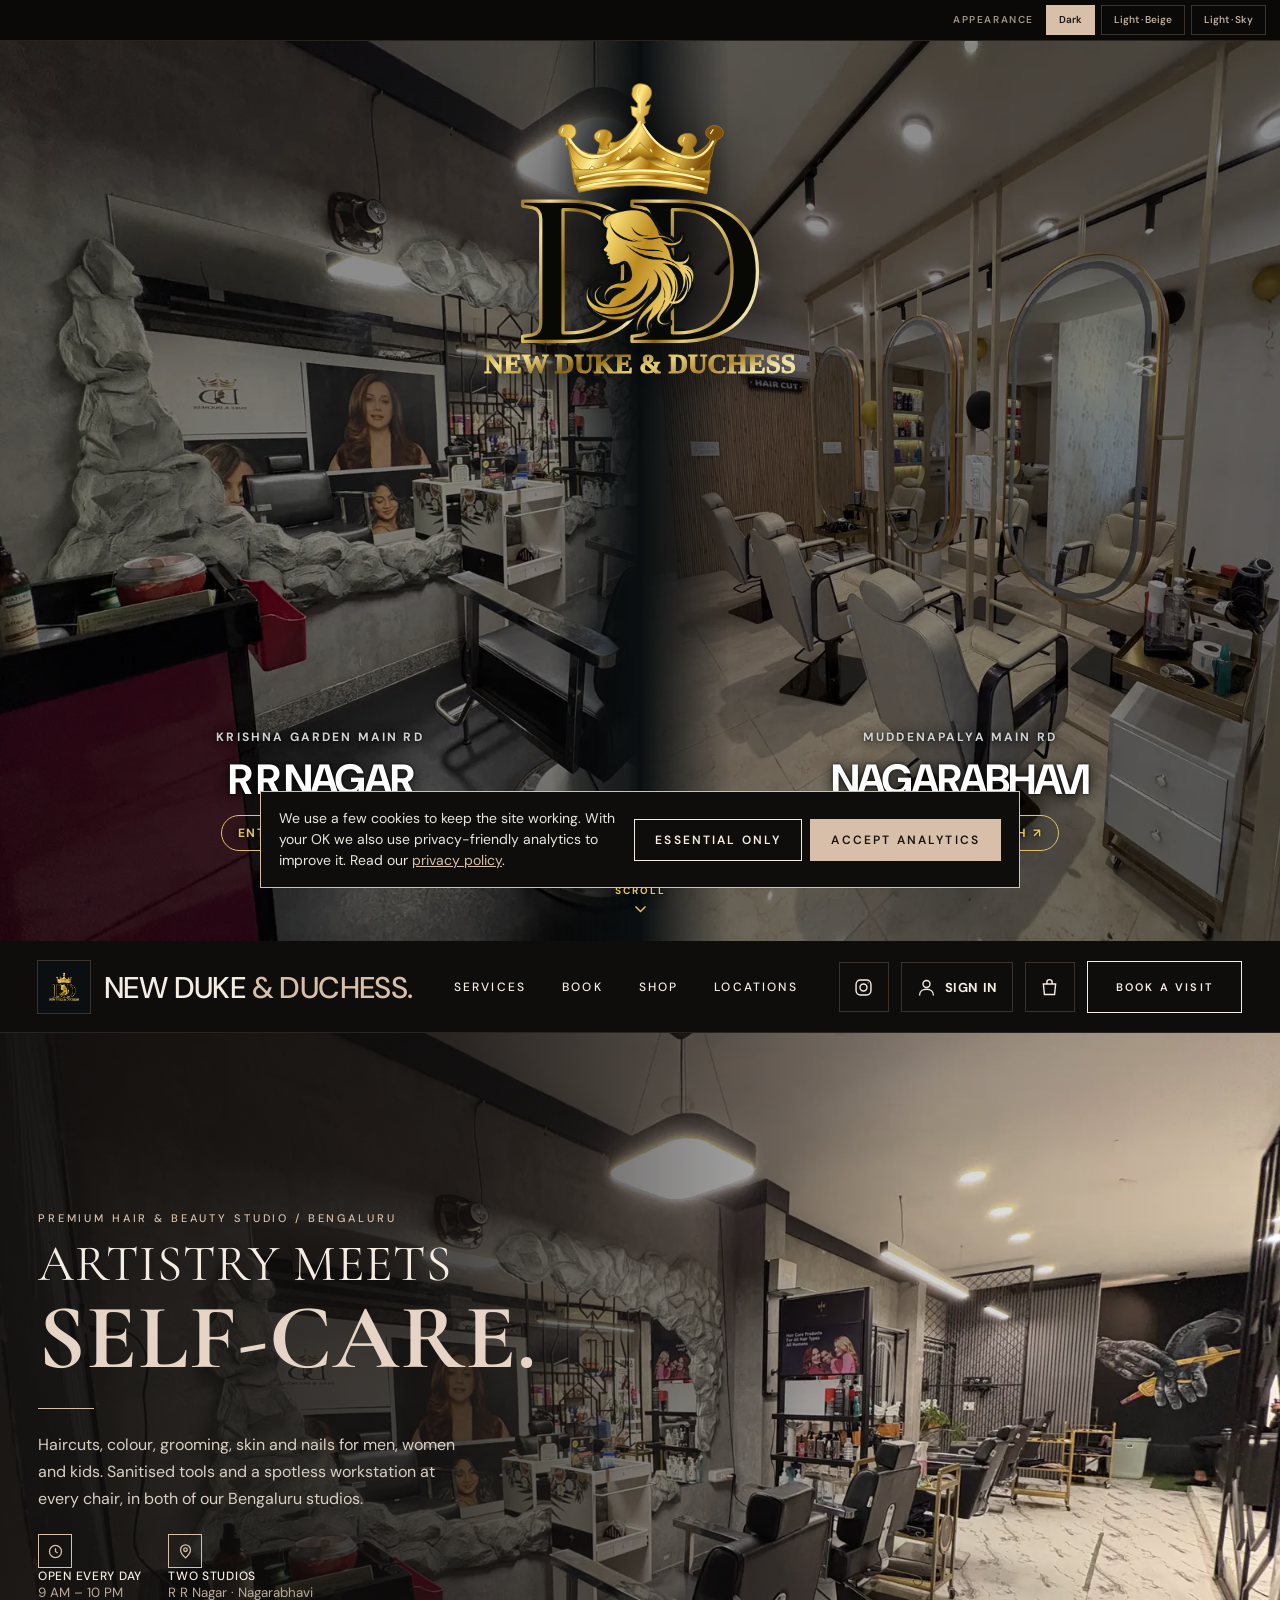
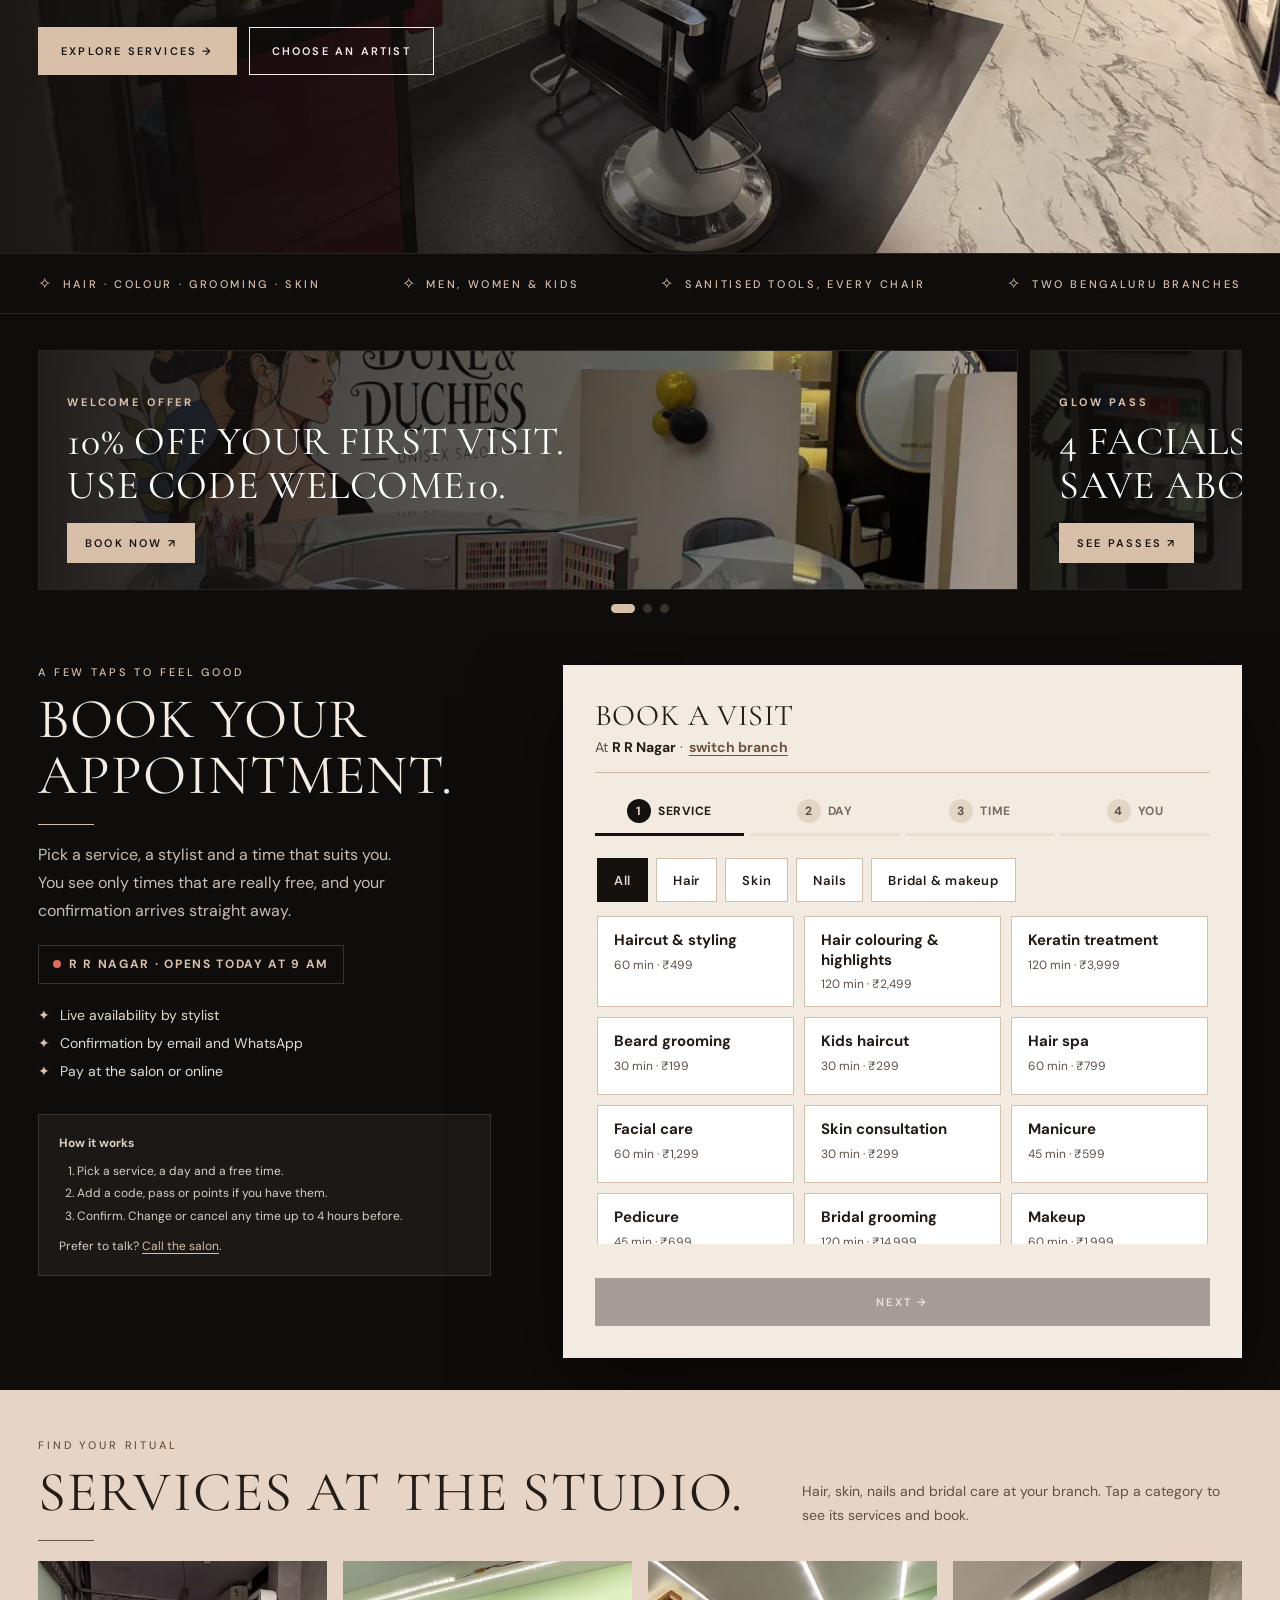
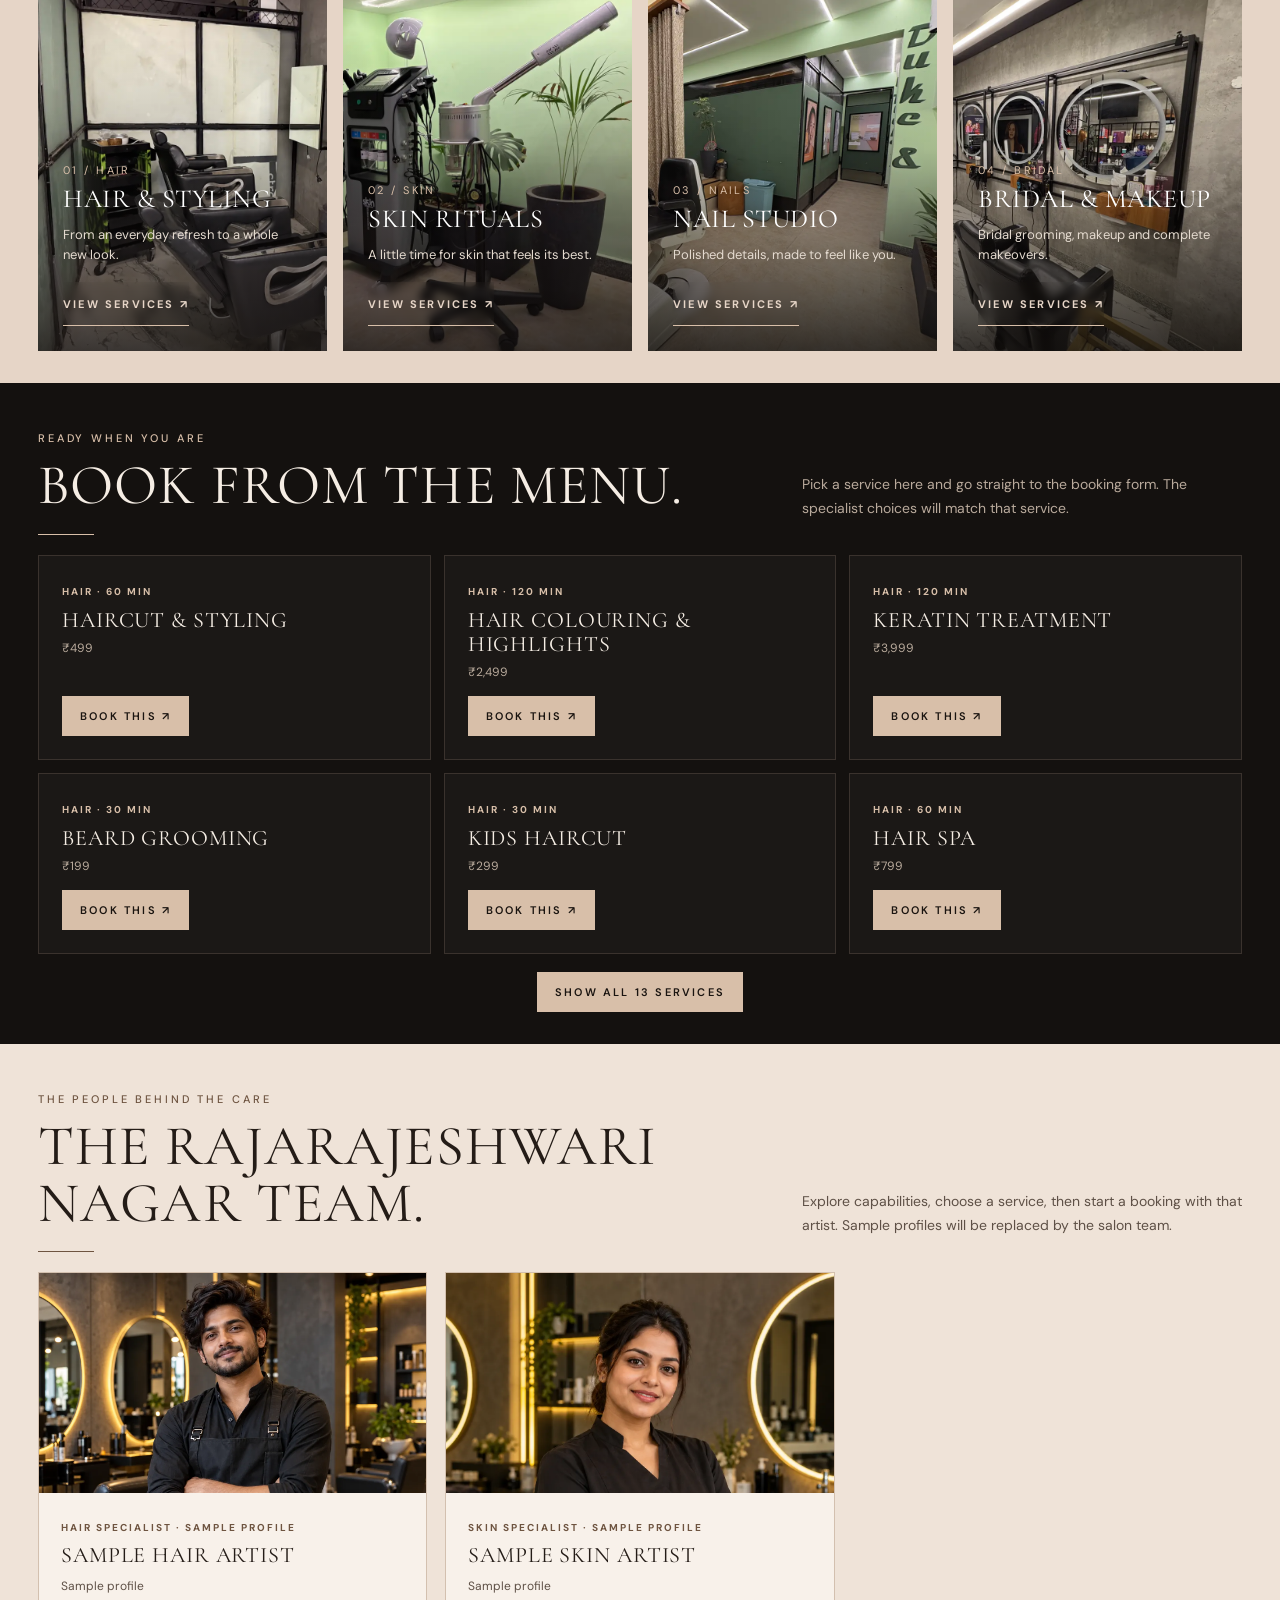
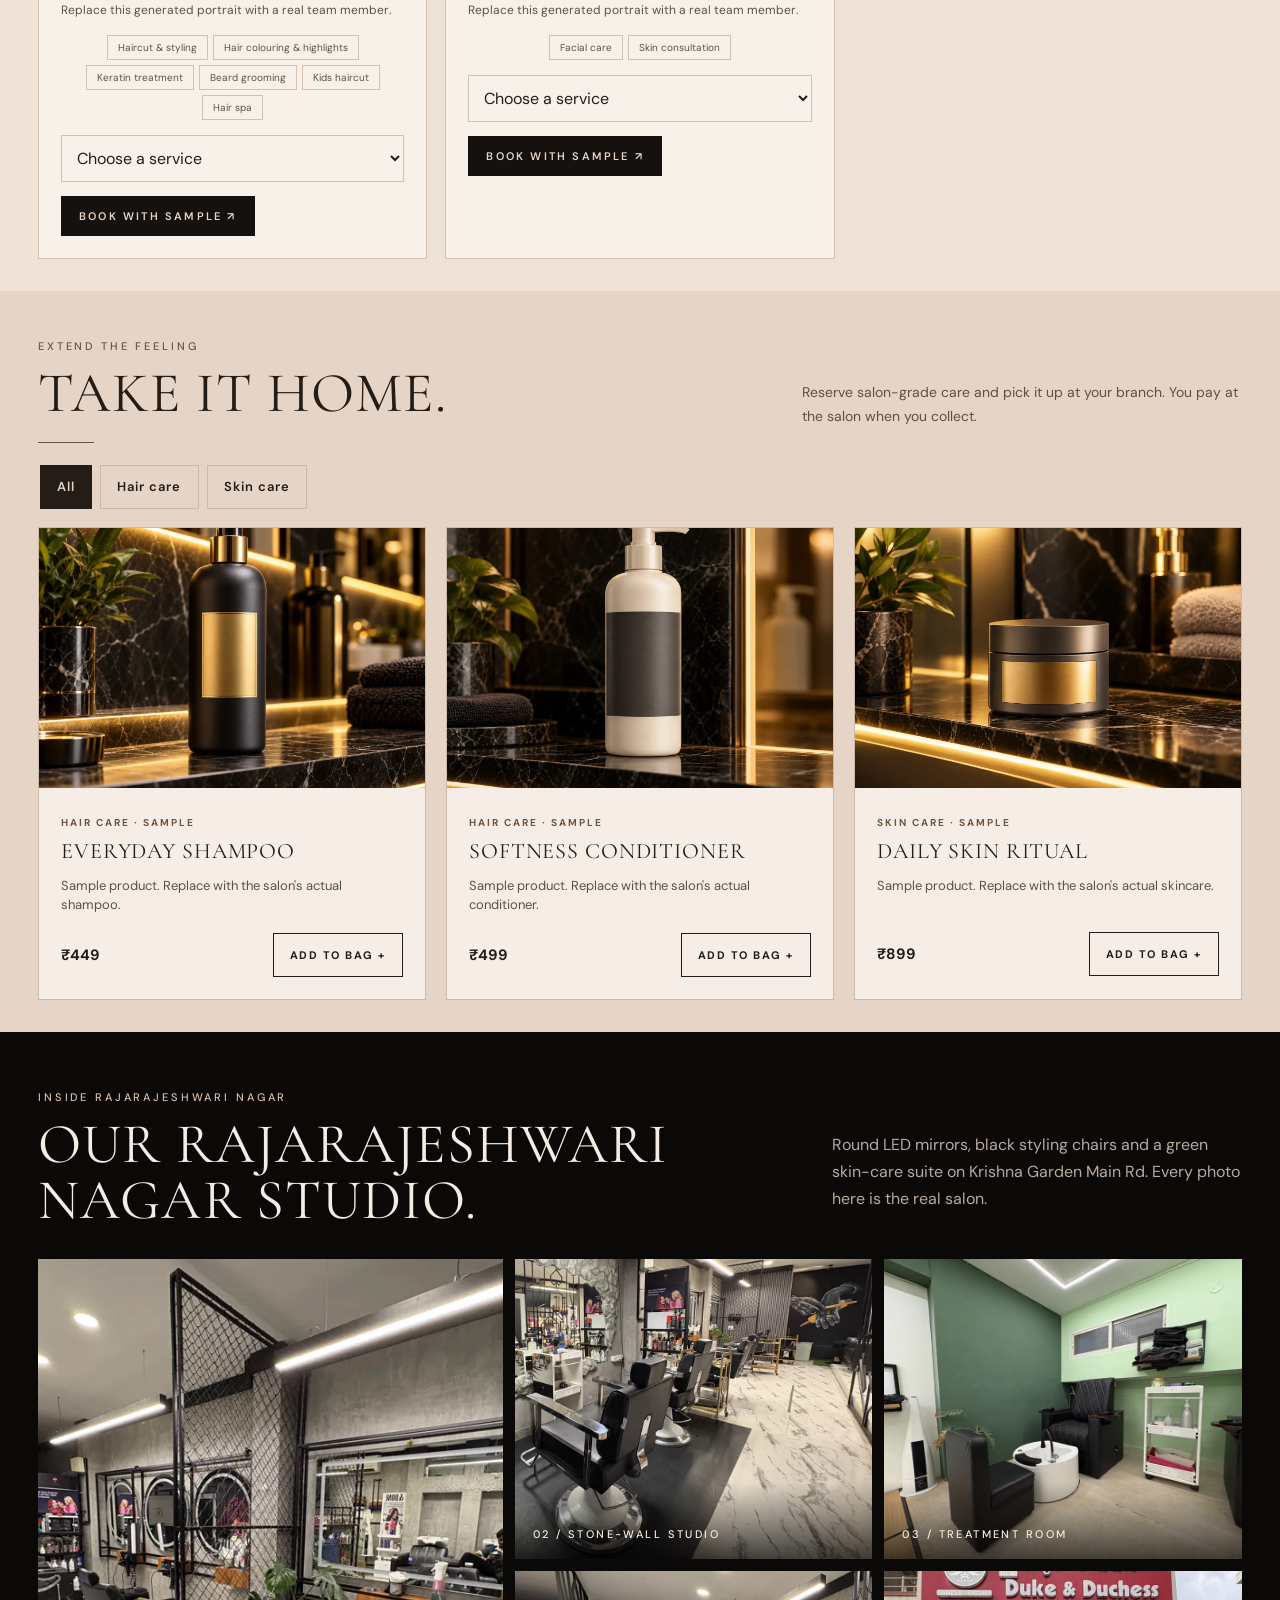
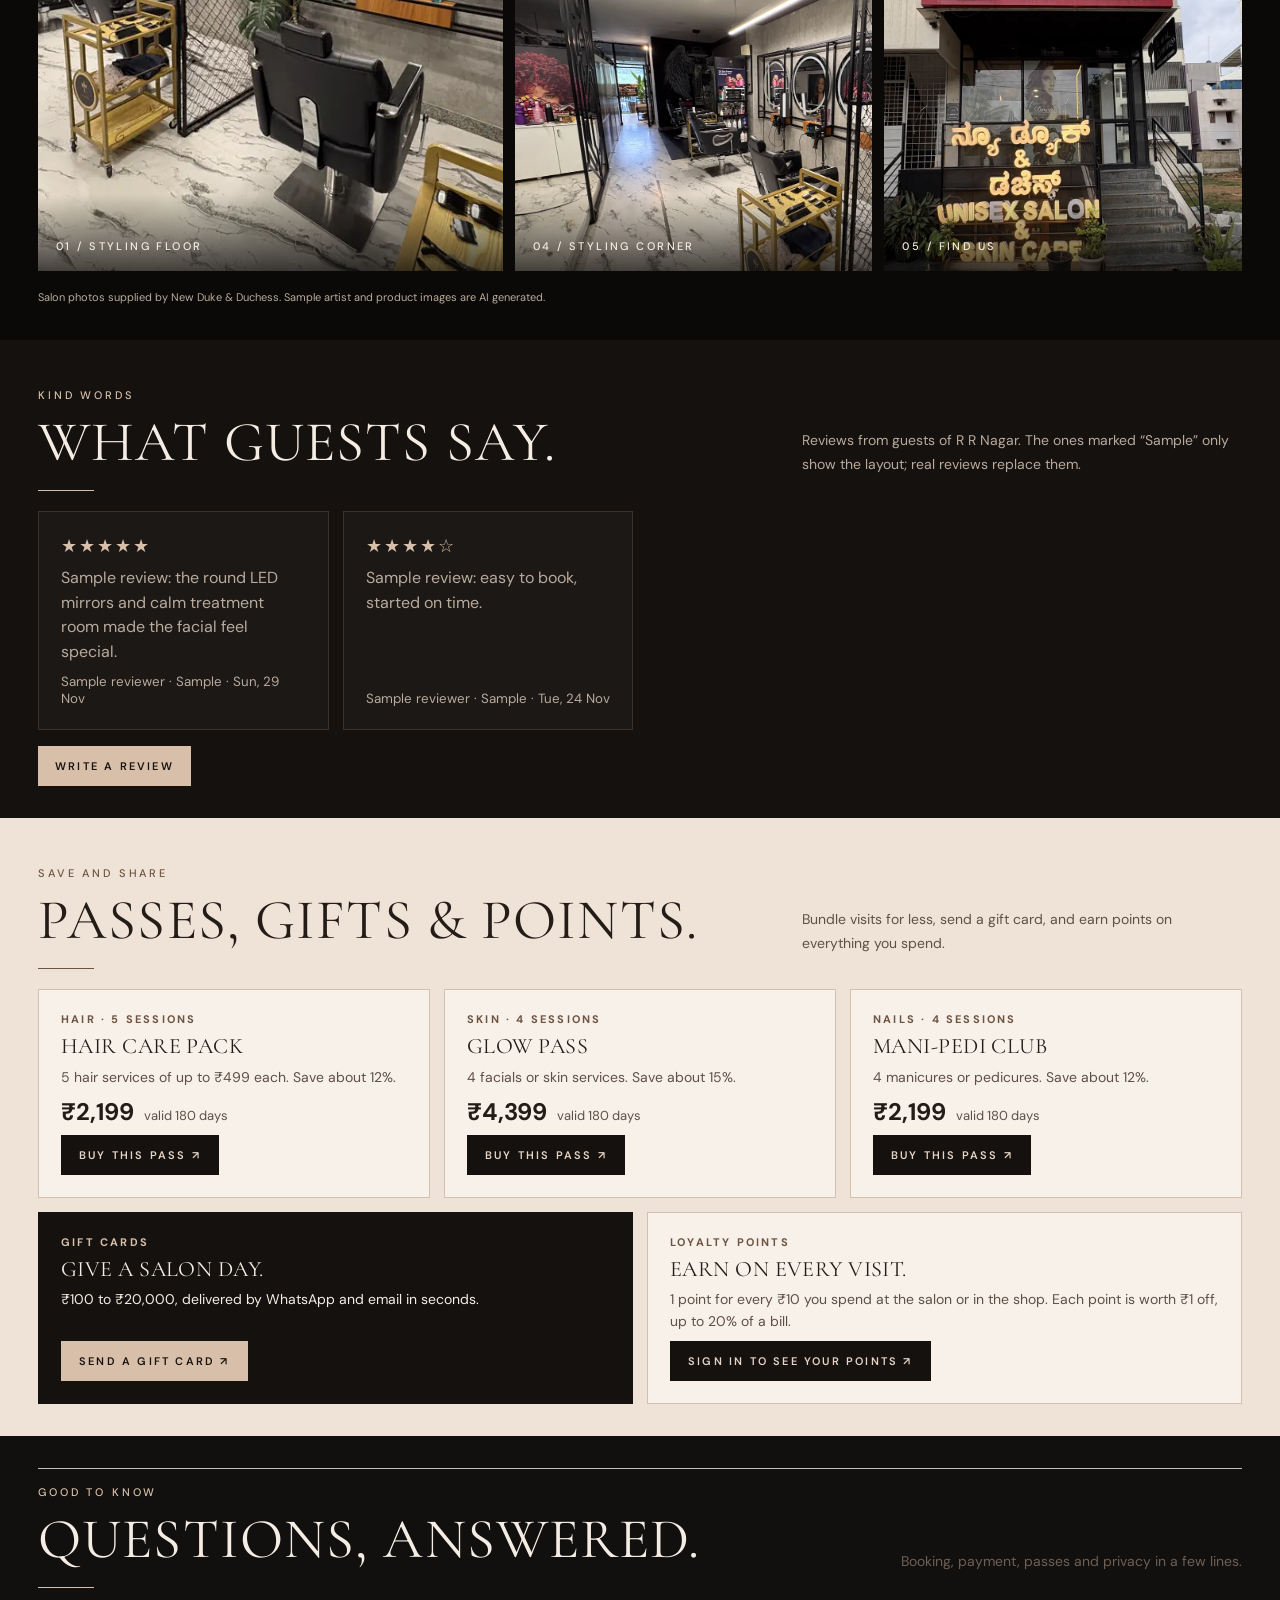
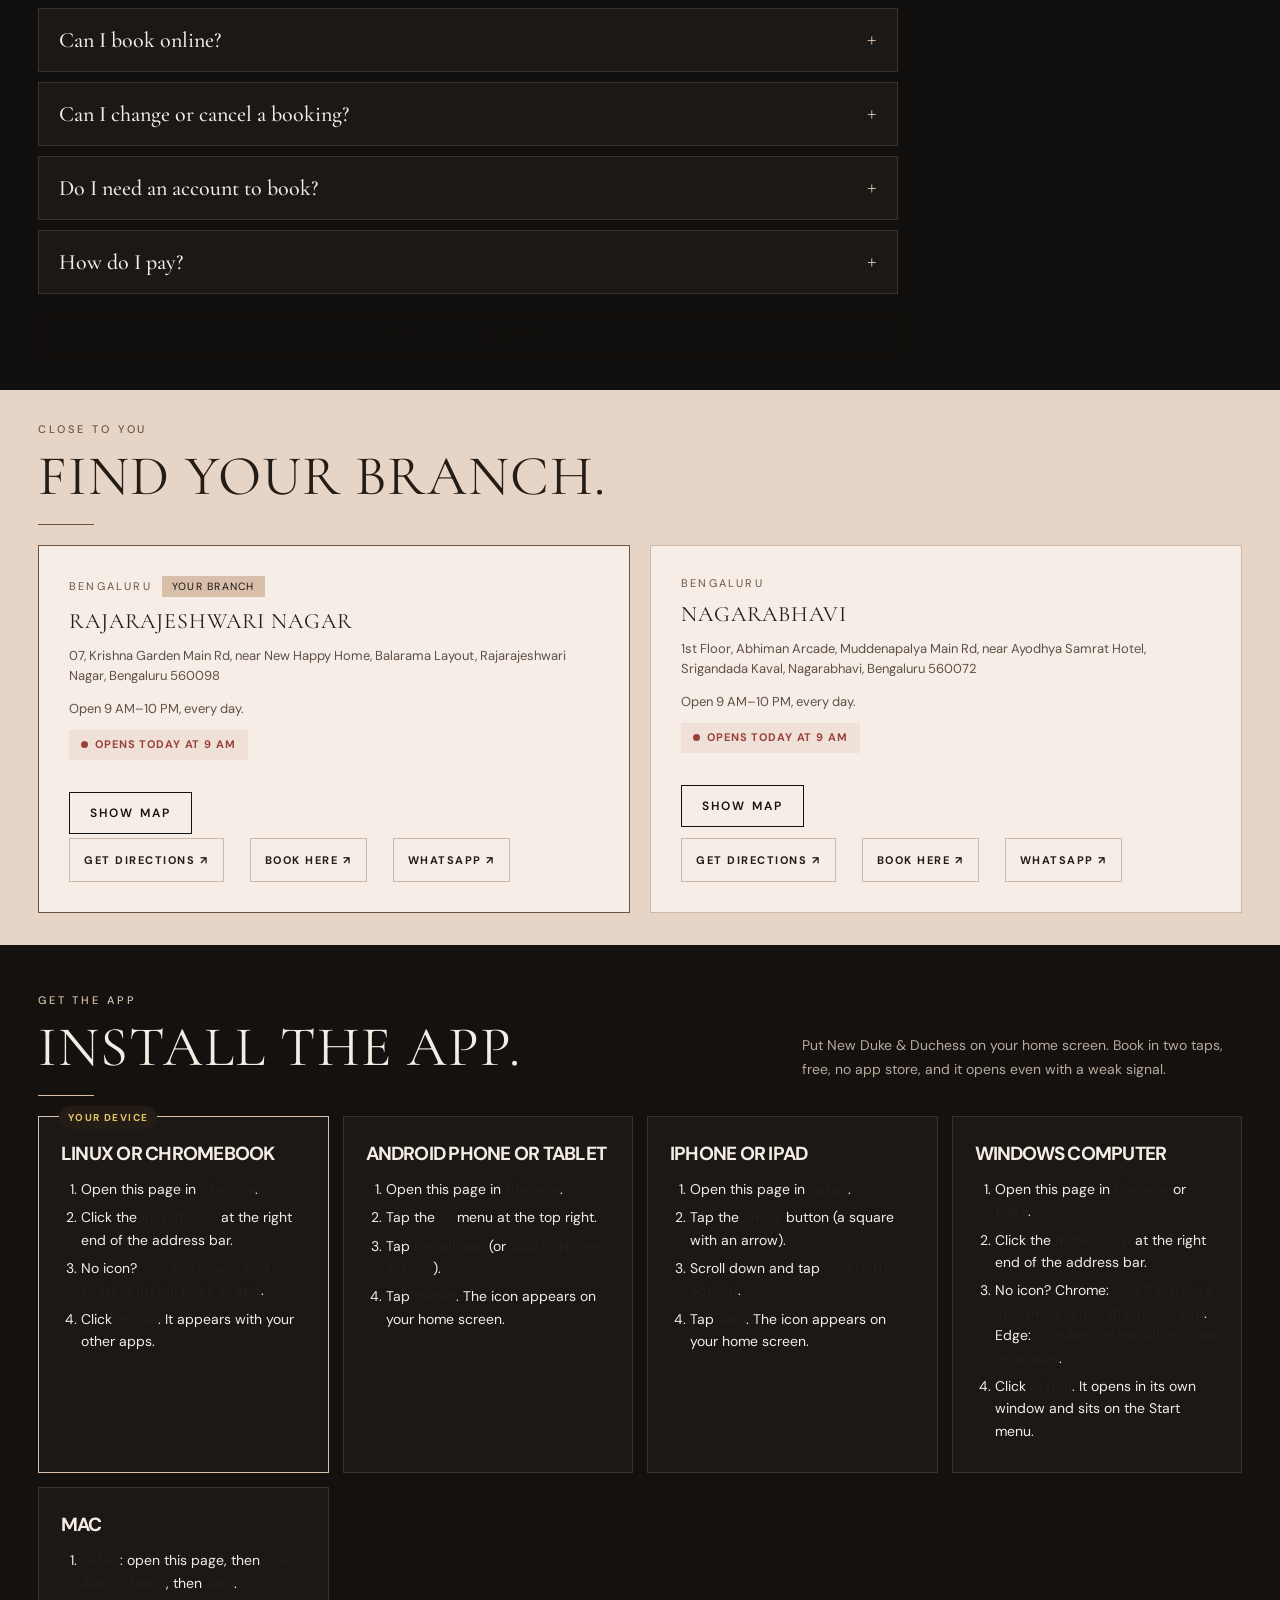
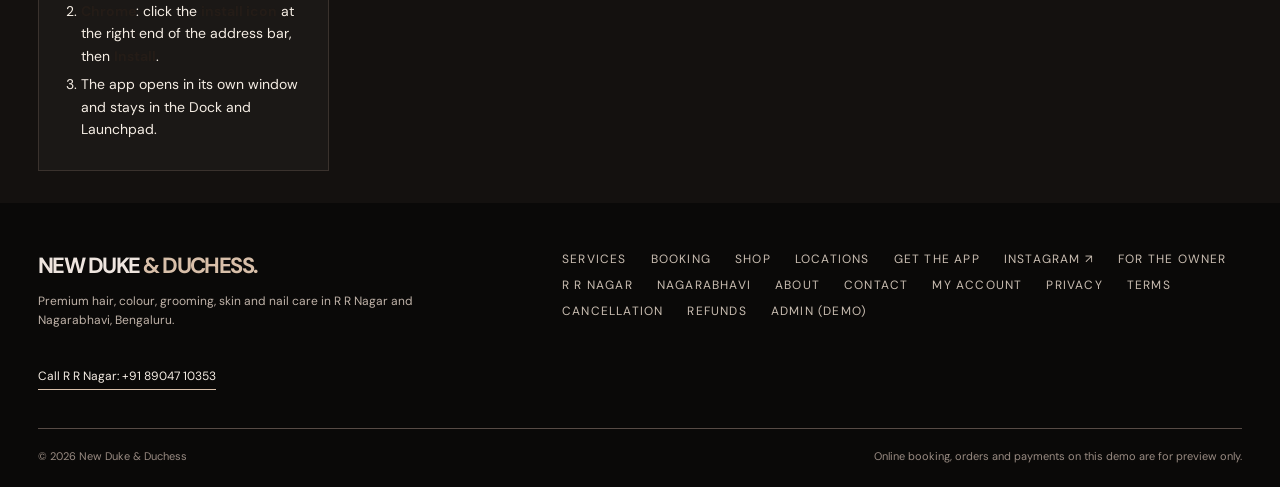
<file: index.html>
﻿<!doctype html>
<html lang="en">
<head>
<meta charset="utf-8"><meta name="viewport" content="width=device-width, initial-scale=1, viewport-fit=cover">
<meta name="theme-color" content="#0F0D0C"><link rel="manifest" href="manifest.webmanifest"><link rel="icon" type="image/png" sizes="48x48" href="icons/favicon-48.png"><link rel="apple-touch-icon" href="icons/apple-touch-icon.png"><meta name="mobile-web-app-capable" content="yes"><meta name="apple-mobile-web-app-capable" content="yes"><meta name="apple-mobile-web-app-title" content="Duke &amp; Duchess"><meta name="apple-mobile-web-app-status-bar-style" content="black"><meta name="application-name" content="Duke &amp; Duchess"><meta name="msapplication-TileColor" content="#0b0f11">
<title>New Duke & Duchess | Hair, skin & nails in Bengaluru</title>
<meta name="description" content="Premium hair, colour, grooming, skin and nail care for men, women and kids in RR Nagar and Nagarabhavi, Bengaluru. Book online with the stylist you like, shop salon care, and buy gift cards and passes.">
<meta property="og:type" content="website"><meta property="og:title" content="New Duke & Duchess | Hair, skin & nails in Bengaluru"><meta property="og:description" content="Premium hair, colour, grooming, skin and nail care for men, women and kids in RR Nagar and Nagarabhavi, Bengaluru."><meta property="og:image" content="https://dhanud72.github.io/duke-duchess-demo/assets/og-image.jpg"><meta property="og:image:width" content="1200"><meta property="og:image:height" content="630"><meta name="twitter:card" content="summary_large_image">
<script type="application/ld+json">{"@context":"https://schema.org","@graph":[{"@type":"HairSalon","name":"New Duke & Duchess, Rajarajeshwari Nagar","url":"https://dhanud72.github.io/duke-duchess-demo/","image":"https://dhanud72.github.io/duke-duchess-demo/assets/og-image.jpg","telephone":"+919900650353","address":{"@type":"PostalAddress","streetAddress":"07, Krishna Garden Main Rd, near New Happy Home, Balarama Layout, Rajarajeshwari Nagar","addressLocality":"Bengaluru","postalCode":"560098","addressCountry":"IN"},"openingHours":"Mo-Su 09:00-22:00","hasMap":"https://maps.app.goo.gl/4eGpy7cEYxkTDUa19"},{"@type":"HairSalon","name":"New Duke & Duchess, Nagarabhavi","url":"https://dhanud72.github.io/duke-duchess-demo/","image":"https://dhanud72.github.io/duke-duchess-demo/assets/og-image.jpg","telephone":"+919900650353","address":{"@type":"PostalAddress","streetAddress":"1st Floor, Abhiman Arcade, Muddenapalya Main Rd, near Ayodhya Samrat Hotel, Srigandada Kaval, Nagarabhavi","addressLocality":"Bengaluru","postalCode":"560072","addressCountry":"IN"},"openingHours":"Mo-Su 09:00-22:00","hasMap":"https://maps.app.goo.gl/FNLtZeAC8STdS84V9"}]}</script>
<link rel="canonical" href="https://dhanud72.github.io/duke-duchess-demo/"><script src="ndd-theme.js"></script><script>NDDTheme.writeNdd()</script><link rel="preconnect" href="https://fonts.googleapis.com"><link rel="preconnect" href="https://fonts.gstatic.com" crossorigin>
<link href="https://fonts.googleapis.com/css2?family=DM+Sans:wght@400;500;600;700&family=Cormorant+Garamond:wght@400;500;600;700&display=swap" rel="stylesheet">
<style>
*{box-sizing:border-box}[hidden]{display:none!important}html{scroll-behavior:smooth}body{margin:0;background:var(--cream);color:var(--ink);font-family:"DM Sans",sans-serif}button,input,select{font:inherit}button{cursor:pointer}a{color:inherit;text-decoration:none}.container{max-width:1260px;margin:auto;padding:0 28px}.announcement{background:var(--dark);color:#f9eee7;text-align:center;font-size:12px;letter-spacing:.12em;padding:10px 16px;text-transform:uppercase}.nav{height:82px;display:flex;align-items:center;justify-content:space-between;gap:20px}.brand{font-family:"Playfair Display",serif;font-size:29px;letter-spacing:-.04em;white-space:nowrap}.brand span{color:var(--rose)}.navlinks{display:flex;gap:28px;align-items:center;font-size:13px;font-weight:700;letter-spacing:.04em}.navlinks a:hover,.footlinks a:hover{color:var(--rose)}.navright{display:flex;gap:12px;align-items:center}.bag{border:1px solid var(--line);background:transparent;display:grid;place-items:center;border-radius:50%;width:42px;height:42px;position:relative;font-size:18px}.bag b{position:absolute;background:var(--rose);color:#fff;font-size:10px;width:16px;height:16px;border-radius:50%;right:-4px;top:-4px;display:grid;place-items:center}.btn{border:1px solid var(--ink);background:var(--ink);color:#fff;border-radius:2px;padding:14px 22px;font-weight:700;font-size:12px;text-transform:uppercase;letter-spacing:.12em;display:inline-flex;align-items:center;justify-content:center;gap:10px;min-height:48px;transition:.2s}.btn:hover{background:#4a3833}.btn.light{background:var(--paper);color:var(--ink);border-color:var(--paper)}.btn.outline{background:transparent;color:var(--ink)}.btn.small{padding:11px 17px;min-height:40px}.hero{position:relative}.hero .container{position:relative;width:100%;color:#fff}.eyebrow{font-size:11px;font-weight:700;letter-spacing:.2em;text-transform:uppercase;color:var(--rose)}.hero .eyebrow{color:#ecd3b9}.hero h1{font:500 clamp(48px,6vw,83px)/1.05 "Playfair Display",serif;letter-spacing:-.045em;max-width:640px;margin:18px 0 22px}.hero h1 em{font-weight:400}.hero p{font-size:16px;line-height:1.8;max-width:490px;color:#f1e8e1;margin:0 0 32px}.heroactions{display:flex;gap:12px;flex-wrap:wrap}.strip{background:#eee8e0;border-bottom:1px solid var(--line)}.stripinner{display:flex;justify-content:space-between;gap:20px;padding-top:19px;padding-bottom:19px;text-transform:uppercase;letter-spacing:.13em;font-size:11px;font-weight:700;color:#665b55}.stripinner span{display:flex;align-items:center;gap:9px}.stripinner i{font-style:normal;color:var(--rose);font-size:16px}.section{padding:90px 0}.sectionhead{display:flex;align-items:end;justify-content:space-between;gap:20px;margin-bottom:34px}.section h2,.bookingcopy h2,.locations h2{font:500 clamp(36px,4vw,54px)/1.16 "Playfair Display",serif;letter-spacing:-.035em;margin:12px 0 0}.sectionintro{max-width:440px;color:var(--muted);line-height:1.7;font-size:14px}.services{display:grid;grid-template-columns:repeat(4,1fr);gap:16px}.service{min-height:350px;background:#ddd2c6;position:relative;overflow:hidden;padding:25px;display:flex;align-items:end;color:#fff}.service:before{content:"";position:absolute;inset:0;background:linear-gradient(0deg,rgba(26,17,15,.78),transparent 75%)}.servicecontent{position:relative;z-index:1}.service small{font-size:11px;text-transform:uppercase;letter-spacing:.15em}.service h3{font:500 31px "Playfair Display",serif;margin:7px 0 13px}.service p{font-size:13px;line-height:1.5;color:#fffddd;margin:0 0 18px}.service button{border:0;border-bottom:1px solid #fff;background:transparent;color:#fff;text-transform:uppercase;letter-spacing:.13em;font-size:11px;padding:0 0 6px;font-weight:700}.booking{background:#e8ded3;padding:80px 0}.bookinggrid{display:grid;grid-template-columns:.8fr 1.2fr;gap:72px;align-items:start}.bookingcopy p{color:var(--muted);line-height:1.75;max-width:380px}.bookingnote{margin-top:34px;border-top:1px solid #cbbeb2;padding-top:20px;font-size:12px;line-height:1.7;color:#695d57}.bookingcard{background:var(--paper);padding:32px;box-shadow:0 18px 50px #53423718}.cardtop{display:flex;justify-content:space-between;gap:18px;align-items:start;border-bottom:1px solid var(--line);padding-bottom:22px;margin-bottom:22px}.cardtop h3{font:500 26px "Playfair Display",serif;margin:0 0 6px}.cardtop p{margin:0;color:var(--muted);font-size:13px}.pill{background:#f3e9de;color:#79584b;font-size:10px;padding:7px 9px;letter-spacing:.1em;text-transform:uppercase;font-weight:700;white-space:nowrap}.formgrid{display:grid;grid-template-columns:1fr 1fr;gap:18px}.field{display:flex;flex-direction:column;gap:8px}.field.full{grid-column:1/-1}.field label{font-size:11px;text-transform:uppercase;letter-spacing:.1em;font-weight:700}.field input,.field select{width:100%;background:#fff;border:1px solid #dcd1c8;border-radius:0;padding:12px 14px;min-height:46px;color:var(--ink)}.field input:focus,.field select:focus{outline:2px solid #c99687;outline-offset:1px}.formhint{font-size:11px;color:#8a7e76;line-height:1.5;margin:19px 0}.formerror{color:#a04439;font-size:12px;min-height:18px}.bookingcard .btn{width:100%}.shop{background:var(--paper)}.products{display:grid;grid-template-columns:repeat(3,1fr);gap:20px}.product{border:1px solid var(--line);background:#fff}.productimage{height:260px;display:grid;place-items:center;overflow:hidden;position:relative}.bottle{height:160px;width:80px;background:linear-gradient(90deg,#7a5236,#ad7c52 22%,#8a5b3d 80%,#62452e);border-radius:10px 10px 15px 15px;position:relative;box-shadow:22px 18px 25px #3f302531;transform:rotate(-7deg)}.bottle:before{content:"";position:absolute;top:-26px;left:23px;width:35px;height:29px;background:#282320;border-radius:4px 4px 0 0}.bottle:after{content:"CARE";position:absolute;left:10px;right:10px;top:55px;padding:18px 2px;background:#e8dfd0;text-align:center;font-size:10px;letter-spacing:.2em;color:#4b4038}.productimage.b .bottle{background:linear-gradient(90deg,#d6c3ae,#f2e5d3,#c7ae96);transform:rotate(8deg)}.productimage.c .bottle{background:linear-gradient(90deg,#575441,#95947b,#4e5141);width:91px;height:120px;transform:rotate(-4deg)}.productbody{padding:22px}.productbody small{color:var(--rose);text-transform:uppercase;font-size:10px;letter-spacing:.15em;font-weight:700}.productbody h3{font:500 24px "Playfair Display",serif;margin:8px 0}.productbody p{font-size:13px;color:var(--muted);line-height:1.5;min-height:38px}.productbottom{display:flex;justify-content:space-between;align-items:center;gap:14px;margin-top:18px}.productbottom span{font-size:12px;color:#8c7c70}.productbottom button{background:none;border:0;border-bottom:1px solid var(--ink);padding:4px 0;text-transform:uppercase;font-size:11px;font-weight:700;letter-spacing:.1em}.locations{padding:88px 0}.locationgrid{display:grid;grid-template-columns:1fr 1fr;gap:20px;margin-top:34px}.location{border:1px solid var(--line);background:#fff;padding:30px;min-height:260px;display:flex;flex-direction:column;align-items:start}.locationnum{color:var(--rose);font-size:11px;letter-spacing:.15em}.location h3{font:500 31px "Playfair Display",serif;margin:12px 0}.location p{color:var(--muted);font-size:13px;line-height:1.6;margin:0 0 26px}.location a{font-size:11px;text-transform:uppercase;letter-spacing:.12em;font-weight:700;border-bottom:1px solid;padding-bottom:5px;margin-top:auto}footer{background:#211c1a;color:#eee5df;padding:48px 0 24px}.footerinner{display:flex;justify-content:space-between;gap:20px;align-items:start}.footerinner p{font-size:12px;color:#bfb2a8;max-width:390px;line-height:1.6}.footlinks{display:flex;gap:25px;font-size:12px}.bottom{border-top:1px solid #574b45;margin-top:38px;padding-top:20px;font-size:11px;color:#998b82;display:flex;justify-content:space-between}.overlay{position:fixed;inset:0;background:#130e0caa;z-index:10;display:none}.overlay.show{display:block}.drawer{position:fixed;right:0;top:0;height:100vh;width:min(420px,100%);background:var(--paper);z-index:11;transform:translateX(100%);transition:transform .25s;padding:26px;display:flex;flex-direction:column}.drawer.show{transform:none}.drawertop{display:flex;justify-content:space-between;align-items:center;border-bottom:1px solid var(--line);padding-bottom:20px}.drawertop h2{font:500 30px "Playfair Display",serif;margin:0}.close{background:transparent;border:0;font-size:28px}.cartitems{flex:1;overflow:auto}.cartitem{padding:20px 0;border-bottom:1px solid var(--line);display:flex;justify-content:space-between;gap:15px}.cartitem h3{font-size:15px;margin:0 0 7px}.cartitem p{font-size:12px;color:var(--muted);margin:0}.cartitem button{border:0;background:none;text-decoration:underline;font-size:11px;color:var(--muted)}.cartfoot{border-top:1px solid var(--line);padding-top:20px}.cartfoot p,.empty{font-size:13px;color:var(--muted);line-height:1.6}.cartfoot .btn{width:100%}.toast{position:fixed;left:50%;bottom:28px;transform:translate(-50%,80px);opacity:0;background:var(--ink);color:#fff;padding:13px 20px;font-size:13px;z-index:20;transition:.25s;max-width:calc(100vw - 30px);text-align:center}.toast.show{opacity:1;transform:translate(-50%,0)}.menu{display:none;background:none;border:0;font-size:25px}.mobilemenu{display:none}
@media(max-width:900px){.navlinks{gap:15px}.services{grid-template-columns:repeat(2,1fr)}.bookinggrid{gap:30px}}@media(max-width:700px){.container{padding:0 20px}.announcement{font-size:9px}.nav{height:66px}.brand{font-size:24px}.navlinks{display:none}.navright .btn{display:none}.menu{display:block}.mobilemenu.open{display:flex;flex-direction:column;position:absolute;top:108px;left:0;right:0;background:var(--paper);z-index:5;padding:20px;gap:18px;box-shadow:0 12px 25px #0002;font-size:14px}.hero h1{font-size:53px}.hero p{font-size:14px}.stripinner{flex-wrap:wrap;justify-content:center;font-size:9px;gap:12px 24px}.section,.locations{padding:65px 0}.sectionhead{display:block}.sectionintro{margin-top:14px}.services{gap:10px}.service{min-height:255px;padding:18px}.service h3{font-size:25px}.service p{font-size:11px}.booking{padding:65px 0}.bookinggrid{grid-template-columns:1fr}.bookingcopy h2{font-size:43px}.bookingcard{padding:22px}.products{grid-template-columns:1fr}.productimage{height:210px}.productbody p{min-height:0}.locationgrid{grid-template-columns:1fr}.footerinner{display:block}.footlinks{margin-top:25px;flex-wrap:wrap}.bottom{gap:10px;flex-wrap:wrap}}@media(max-width:420px){.formgrid{grid-template-columns:1fr}.hero h1{font-size:46px}.service{min-height:275px}.service h3{font-size:22px}.service p{display:none}}

.menu-section{background:#f0e9e2}.menugrid{display:grid;grid-template-columns:repeat(3,1fr);gap:13px}.menuitem{background:#fff;border:1px solid var(--line);padding:23px;min-height:175px;display:flex;flex-direction:column;justify-content:space-between;gap:16px}.menuitem small,.artistbody small,.offercard small{color:var(--rose);font-size:10px;font-weight:700;letter-spacing:.13em;text-transform:uppercase}.menuitem h3{font:500 22px "Playfair Display",serif;margin:8px 0}.menuitem p{font-size:12px;color:var(--muted);margin:0}.menuitem .btn{align-self:start}.artist-section{background:#fffaf5}.artistgrid{display:grid;grid-template-columns:repeat(3,1fr);gap:18px}.artistcard{background:#fff;border:1px solid var(--line)}.artistphoto{height:220px;background:linear-gradient(145deg,#d8c1b3,#a78776);overflow:hidden;display:grid;place-items:center}.artistphoto img{width:100%;height:100%;object-fit:cover}.artistavatar{font:500 88px "Playfair Display",serif;color:#fff9}.artistbody{padding:22px}.artistbody h3{font:500 26px "Playfair Display",serif;margin:7px 0 10px}.artistbody p{font-size:12px;line-height:1.6;color:var(--muted);margin:5px 0}.artskills{display:flex;flex-wrap:wrap;gap:5px;margin:15px 0}.artskills span{background:#f3ebe5;padding:5px 7px;font-size:10px;color:#65534a}.artistbody select{display:block;width:100%;padding:11px;margin:14px 0;border:1px solid var(--line);background:#fff}.offer-section{background:#eadbd0}.offergrid{display:grid;grid-template-columns:repeat(3,1fr);gap:16px}.offercard{background:#fffaf6;padding:26px;min-height:220px;display:flex;flex-direction:column}.offercard h3{font:500 26px "Playfair Display",serif;margin:9px 0}.offercard p{font-size:13px;color:var(--muted);line-height:1.5}.offercard span{font-size:11px;color:var(--muted)}.offercard a{margin-top:auto;text-transform:uppercase;font-size:11px;font-weight:700;letter-spacing:.1em}.productimage img{width:100%;height:100%;object-fit:cover}.contactphone{display:inline-block;margin-top:25px;font-size:12px;border-bottom:1px solid #eee5df;padding-bottom:5px}#rrAddress,#nagarabhaviAddress{white-space:pre-line}@media(max-width:900px){.menugrid,.artistgrid,.offergrid{grid-template-columns:repeat(2,1fr)}}@media(max-width:700px){.menugrid,.artistgrid,.offergrid{grid-template-columns:1fr}.artistphoto{height:250px}}

:root{--ink:#13181c;--muted:#5a6065;--cream:#f3f3ef;--paper:#fff;--rose:#b98d25;--line:#d8d9d5;--dark:#101417;--gold:#d1a937}
body{background:#f4f4f0;color:var(--ink)}
.announcement{background:#11171c;color:#e2c365}
.brand{font-family:"DM Sans",sans-serif;font-size:22px;font-weight:700;letter-spacing:-.07em;text-transform:uppercase}
.brand span{color:#b78a24}
.nav{height:76px}.navlinks{letter-spacing:.02em}
.btn{border-radius:0;letter-spacing:.08em}.btn:hover{background:#303c42}.eyebrow{color:#9b7625}
.hero{display:grid;grid-template-columns:1fr 1fr;min-height:640px;background:#11171c}
.hero .container{max-width:none;padding-left:max(28px,calc((100vw - 1260px)/2 + 28px));padding-right:55px;display:flex;flex-direction:column;justify-content:center}
.hero h1{font-family:"DM Sans",sans-serif;font-weight:700;text-transform:uppercase;font-size:clamp(48px,5.5vw,78px);line-height:.97;letter-spacing:-.075em;max-width:610px}
.hero h1 em{font-style:normal;color:#e0bd59;font-weight:700}
.hero p{max-width:490px;color:#d0d3d3;line-height:1.7}
.hero .eyebrow{color:#e0bd59}
.heroPhoto{height:640px;position:relative;overflow:hidden}
.heroPhoto img{width:100%;height:100%;object-fit:cover;object-position:50% 40%}
.photoTag{position:absolute;bottom:22px;right:22px;background:#101417dc;color:#fff;padding:10px 12px;font-size:10px;font-weight:700;letter-spacing:.12em}
.strip{background:#caa740;border:0}.stripinner{color:#15191a;font-weight:700}.stripinner i{color:#3a3020}
.section h2,.bookingcopy h2,.locations h2,.reality-head h2{font-family:"DM Sans",sans-serif;font-weight:700;text-transform:uppercase;letter-spacing:-.065em;line-height:1.03}
.sectionhead{border-top:1px solid #bcc0be;padding-top:22px}
.service{background-position:center;background-size:cover;border:0;min-height:390px}
.service.one{background-image:url("assets/p-nb-hair.webp")}
.service.two{background-image:url("assets/p-nb-skin.webp")}
.service.three{background-image:url("assets/p-nb-nails.webp")}
.service.four{background-image:url("assets/p-nb-more.webp")}
.service:before{background:linear-gradient(0deg,#0b1111f2 0%,#0b11118a 38%,transparent 90%)}
.service h3{font:700 27px/1.05 "DM Sans",sans-serif;text-transform:uppercase;letter-spacing:-.055em}
.service p{color:#f4f4f0}.service button{color:#e6c66e;border-color:#e6c66e}
.booking{background:#d9dbd8}.bookingcard{box-shadow:0 10px 35px #121b1d13}.cardtop h3,.drawertop h2{font-family:"DM Sans",sans-serif;font-weight:700;text-transform:uppercase;letter-spacing:-.06em}
.pill{background:#e8e1c9;color:#675017}.menu-section{background:#eaebe8}.menuitem{border-color:#ccd0cd}.menuitem h3,.artistbody h3,.productbody h3,.offercard h3{font-family:"DM Sans",sans-serif;font-weight:700;text-transform:uppercase;letter-spacing:-.05em}
.artist-section{background:#f6f6f3}.artistphoto{background:#292f31}.artistbody{background:#fff}
.artskills span{background:#edf0ec;color:#3a4c4b}
.productimage{background:#181b1c!important}.productimage img{object-fit:cover}
.shop{background:#fff}.offer-section{background:#ded7c5}
.reality-section{background:#11171c;color:#fff;padding:95px 0}
.reality-head{display:flex;justify-content:space-between;gap:30px;align-items:end;margin-bottom:30px;border-top:1px solid #526067;padding-top:22px}
.reality-head h2{font-size:clamp(38px,4vw,55px);margin:12px 0 0}.reality-head .eyebrow{color:#dfbd60}.reality-head p{max-width:410px;line-height:1.7;color:#bcc4c5}
.reality-grid{display:grid;grid-template-columns:1.3fr 1fr 1fr;grid-auto-rows:300px;gap:12px}.reality-grid .large{grid-row:span 2}
.reality-grid figure{margin:0;position:relative;overflow:hidden;background:#2b3438}.reality-grid img{width:100%;height:100%;object-fit:cover}.reality-grid .large img{object-position:50% 50%}.reality-grid figcaption{position:absolute;bottom:0;left:0;right:0;background:linear-gradient(0deg,#000c,transparent);padding:45px 18px 18px;font-size:11px;font-weight:700;letter-spacing:.12em}
.photocredit{font-size:11px;color:#aab5b8;margin:19px 0 0}.photocredit a{text-decoration:underline}
.location{border-color:#c6cbc8}.location h3{font-family:"DM Sans",sans-serif;font-weight:700;text-transform:uppercase;letter-spacing:-.06em}
footer{background:#0c1114}
.mobilemenu.open{top:auto}
.container.section,.container.locations{padding-left:28px;padding-right:28px}@media(max-width:700px){.container.section,.container.locations{padding-left:20px;padding-right:20px}}
.locactions{margin-top:auto;display:flex;flex-wrap:wrap;gap:12px 26px}.locactions a{margin-top:0}
.navright .btn{white-space:nowrap}@media(max-width:900px){.navlinks{gap:12px}.navright{gap:8px}}
.insta{display:grid;place-items:center;color:var(--ink)}.insta:hover{border-color:var(--ink)}
.announce{position:relative;display:flex;align-items:center;justify-content:center;padding:11px 48px;background:#e2c365;color:#11171c;font-size:13px;font-weight:600;line-height:1.45;text-align:center}.announce[hidden]{display:none}.announce button{position:absolute;right:10px;top:50%;transform:translateY(-50%);background:none;border:0;font-size:22px;line-height:1;color:inherit;padding:6px}
.btn.wa{background:#1f8f4e;border-color:#1f8f4e;color:#fff}.btn.wa:hover{background:#18733e;border-color:#18733e}.btn.wa svg{width:18px;height:18px;flex:none}
.bookingnote ol{margin:8px 0 10px;padding-left:18px}.bookingnote li{margin:2px 0}.bookingnote a{text-decoration:underline;text-underline-offset:3px}
.optional{font-weight:400;text-transform:none;letter-spacing:0;color:#8a7e76}
.summary{margin:18px 0 0;padding:12px 14px;background:#f5f3ec;border-left:3px solid var(--rose);font-size:13px;font-weight:600;line-height:1.5}.summary:empty{display:none}
.daynote{margin:16px 0 0;padding:12px 14px;background:#fff6e3;border:1px solid #f0d9a8;font-size:13px;line-height:1.55}.daynote[hidden]{display:none}
.linkbtn{background:none;border:0;padding:0;color:#8a6618;font:inherit;font-weight:700;text-decoration:underline;text-underline-offset:3px;cursor:pointer}
.qty{display:inline-flex;align-items:center;border:1px solid var(--ink);background:#fff}.qty button{width:34px;height:34px;border:0;background:none;font-size:18px;line-height:1;padding:0;color:var(--ink)}.qty b{min-width:24px;text-align:center;font-size:14px}.qty.small button{width:28px;height:28px;font-size:16px}
.productbottom .qty{color:var(--ink);font-size:14px}.productbottom .qty button{border:0;padding:0;letter-spacing:0;font-size:18px}.productbottom .price{font-size:15px;font-weight:700;color:var(--ink)}.productbottom button[disabled]{opacity:.45;cursor:not-allowed;border-color:transparent}.product.soldout .productimage{opacity:.55}
.drawer{overflow-y:auto}.cartitem{align-items:flex-start}.cartitem .linkbtn{font-size:11px;margin-top:8px;color:var(--muted)}.cartright{display:flex;flex-direction:column;align-items:flex-end;gap:8px}.cartright strong{font-size:14px}
.cartfoot[hidden]{display:none}.carttotal{display:flex;justify-content:space-between;align-items:baseline;margin-bottom:16px;font-size:13px;text-transform:uppercase;letter-spacing:.1em;font-weight:700}.carttotal strong{font-size:20px;letter-spacing:0;text-transform:none}
.cartfoot .field{margin-bottom:12px}.cartfoot .formgrid{gap:12px}.cartfoot .formgrid .field{margin-bottom:0}.cartnote{font-size:12px!important;margin:12px 0}.clearbag{display:block;margin:14px auto 0;font-size:12px}
.hoursline{margin:-14px 0 22px!important}.location .hours{display:block}.location .status{display:inline-flex;align-items:center;gap:7px;margin-top:10px;font-size:11px;font-weight:700;letter-spacing:.08em;text-transform:uppercase;color:#9a413b}.location .status:before{content:"";width:7px;height:7px;border-radius:50%;background:currentColor}.location .status.isopen{color:#1f7a45}
.holidaynote{margin:18px 0 0;padding:12px 16px;background:#fff6e3;border:1px solid #f0d9a8;font-size:13px;line-height:1.55}.holidaynote[hidden]{display:none}
.install{background:#f6f4ee}.installgrid{display:grid;grid-template-columns:repeat(auto-fit,minmax(230px,1fr));gap:14px}.installcard{position:relative;background:#fff;border:1px solid var(--line);padding:24px 22px}.installcard h3{font:700 19px "DM Sans",sans-serif;text-transform:uppercase;letter-spacing:-.04em;margin:0 0 12px}.installcard ol{margin:0;padding-left:20px;font-size:14px;line-height:1.6;color:var(--muted)}.installcard li{margin:6px 0}.installcard b{color:var(--ink)}.yourtag{display:none;position:absolute;top:-11px;left:20px;background:var(--ink);color:#e2c365;font-size:10px;font-weight:700;letter-spacing:.14em;text-transform:uppercase;padding:5px 9px}.installcard.yours{border:2px solid #b98d25;order:-1}.installcard.yours .yourtag{display:inline-block}#installBtn{margin:0 0 22px}.installed{font-weight:700;font-size:15px;margin:0 0 20px;color:#1f7a45}
.bookfab{display:none}
@media(max-width:700px){.bookfab{display:flex;position:fixed;left:16px;right:16px;bottom:14px;z-index:9;justify-content:center;align-items:center;min-height:52px;background:#11171c;color:#e2c365;font-weight:700;font-size:13px;letter-spacing:.12em;text-transform:uppercase;box-shadow:0 10px 28px #0007;transform:translateY(130%);transition:transform .25s}.bookfab.show{transform:none}.cartfoot .formgrid{grid-template-columns:1fr}}
.newtag{font:700 9px "DM Sans",sans-serif;letter-spacing:.12em;text-transform:uppercase;background:var(--ink);color:#e2c365;padding:4px 7px;vertical-align:middle;margin-left:8px;position:relative;top:-2px}
.location.chosen{border-color:var(--ink);box-shadow:inset 0 3px 0 var(--rose)}.location .yourbranch{display:none;margin-left:10px;background:var(--ink);color:#e2c365;padding:4px 7px;font-size:9px;letter-spacing:.12em}.location.chosen .yourbranch{display:inline-block}
.branchdialog{position:relative;width:100%;height:100vh;height:100svh;min-height:520px;background:#0b0f11;color:#fff;overflow:hidden}
.scrollcue{position:absolute;z-index:3;left:50%;bottom:2.4vh;transform:translateX(-50%);display:flex;flex-direction:column;align-items:center;gap:2px;color:#e2c365;font-size:10px;font-weight:700;letter-spacing:.2em;text-transform:uppercase}.scrollcue svg{width:20px;height:20px;animation:cue 1.8s ease-in-out infinite}@keyframes cue{0%,100%{transform:translateY(0)}50%{transform:translateY(5px)}}@media(prefers-reduced-motion:reduce){.scrollcue svg{animation:none}}
.split{position:relative;width:100%;height:100%}
.split{isolation:isolate;overflow:hidden;background:#0b0f11}.halftext,.scrollcue{text-shadow:0 2px 14px #000,0 0 3px #000c}
.half{position:absolute;top:0;bottom:0;width:50%;border:0;padding:0;margin:0;background:none;color:#fff;cursor:pointer;font-family:"DM Sans",sans-serif;text-align:center}.half.rr{left:0}.half.nb{right:0}.half:focus-visible{outline:none}
.half img{position:absolute;z-index:0;top:0;height:100%;width:100%;object-fit:cover;transition:filter .4s}
.half.rr img{left:0;object-position:40% 50%;filter:brightness(.55) saturate(.9);-webkit-mask-image:linear-gradient(90deg,#000 86%,transparent 100%);mask-image:linear-gradient(90deg,#000 86%,transparent 100%)}
.half.nb img{right:0;object-position:50% 50%;filter:brightness(.55) saturate(.9);-webkit-mask-image:linear-gradient(90deg,transparent 0,#000 14%);mask-image:linear-gradient(90deg,transparent 0,#000 14%)}
.half:hover img,.half:focus-visible img{filter:brightness(.85) saturate(1)}
.halftext{position:absolute;z-index:2;bottom:10vh;left:0;right:0;display:flex;flex-direction:column;align-items:center;text-align:center;gap:14px}
.halftext{padding:0 3vw}
.halftext small{font-size:12px;font-weight:700;letter-spacing:.18em;text-transform:uppercase;color:#d0d3d3}
.halftext b{font-size:min(3.3vw,52px);line-height:1;letter-spacing:-.05em;text-transform:uppercase;color:#fff;white-space:nowrap}
.halftext i{font-style:normal;font-size:12px;font-weight:700;letter-spacing:.14em;text-transform:uppercase;color:#e2c365;border-bottom:1px solid #e2c365;padding-bottom:5px;align-self:center;transition:.2s}
.half:hover .halftext i,.half:focus-visible .halftext i{color:#fff;border-color:#fff}
.splithead{position:absolute;z-index:3;top:4vh;left:50%;transform:translateX(-50%);text-align:center;pointer-events:none}

.splitlogo{display:block;width:min(26.3vw,41.85vh,365px);min-width:min(223px,61vw);height:auto;filter:drop-shadow(0 8px 26px #000b)}.sronly{position:absolute;width:1px;height:1px;overflow:hidden;clip:rect(0 0 0 0);white-space:nowrap}
@media(max-width:700px){.halftext{bottom:8vh;gap:9px}.half.rr .halftext,.half.nb .halftext{padding:0 4vw}.halftext b{font-size:3.6vw;letter-spacing:-.04em}.halftext small,.halftext i{font-size:9px;letter-spacing:.1em}.splitlogo{width:min(61vw,243px,35vh)}}
@media(max-width:900px){.hero{grid-template-columns:1fr 43%}.hero .container{padding-left:28px;padding-right:25px}.hero h1{font-size:50px}.reality-grid{grid-template-columns:1fr 1fr}.reality-grid .large{grid-column:1/-1;grid-row:span 1}}
@media(max-width:700px){.brand{font-size:18px}.hero{display:flex;flex-direction:column;min-height:0;background:#11171c}.hero .container{padding:64px 20px 42px}.hero h1{font-size:49px}.heroPhoto{height:400px;width:100%}.heroPhoto img{object-position:50% 47%}.service{min-height:290px}.service h3{font-size:22px}.reality-section{padding:65px 0}.reality-head{display:block}.reality-grid{grid-template-columns:1fr 1fr}.reality-grid{grid-auto-rows:220px}.reality-grid .large{grid-row:span 1}.reality-head p{font-size:13px}.section h2,.bookingcopy h2,.locations h2{font-size:37px}}
/* ── Mirror & Glow ─────────────────────────────────────────────────────────
   Taken from the salons themselves: R R Nagar's round LED mirrors and
   Nagarabhavi's gold arches. Photos sit in mirror frames with a lit gold rim,
   buttons are pills, cards are soft and warm. */
:root{--glow:#e2c365;--glow-soft:#e2c36559;--rim:0 0 0 2px #e2c365,0 0 22px #e2c36573,0 0 60px #e2c3652e;--rim-white:0 0 0 2px #fff7e6,0 0 20px #fff1c280,0 0 48px #ffe9a833;--r-card:24px;--r-mirror:28px}
body{background:#f5f2ea}
.eyebrow:before{content:"✦ ";color:var(--glow)}
.hero .eyebrow:before,.reality-head .eyebrow:before{color:#e2c365}

/* Pills with a soft shimmer */
.btn{border-radius:999px;position:relative;overflow:hidden;isolation:isolate}
.btn:after{content:"";position:absolute;inset:0;z-index:-1;background:linear-gradient(105deg,transparent 30%,#ffffff40 50%,transparent 70%);transform:translateX(-120%);transition:transform .7s}
.btn:hover:after,.btn:focus-visible:after{transform:translateX(120%)}
.btn:hover{box-shadow:0 0 0 1px #e2c36599,0 6px 24px #e2c36552}
.btn.light{border-color:#fff}

.photoTag{border-radius:999px;padding:9px 16px}

/* Gold strip: a thin lit band */
.strip{background:linear-gradient(90deg,#b98d25,#e9cc6f 50%,#b98d25)}

.service button{border:1px solid #e6c66e;border-radius:999px;padding:8px 14px;background:#11171c99;backdrop-filter:blur(4px);-webkit-backdrop-filter:blur(4px)}

/* Menu */
.menuitem{border-radius:var(--r-card);border-color:#e7e1d2;transition:box-shadow .3s,border-color .3s}
.menuitem:hover{border-color:#e2c365;box-shadow:0 8px 30px #e2c36533}
.menuitem h3:after{content:" ✦";color:var(--glow);font-size:.7em;vertical-align:middle}

/* Booking card */
.bookingcard{border-radius:28px;box-shadow:0 0 0 1px #e2c36540,0 24px 60px #11171c1a}
.field input,.field select,.cartfoot input,.cartfoot select{border-radius:14px;font-size:16px}
.field input:focus,.field select:focus{outline:none;box-shadow:0 0 0 2px #e2c365,0 0 16px #e2c36566}
.summary{border-left:0;border-radius:16px;background:linear-gradient(90deg,#fff8e4,#fdf3d6);box-shadow:inset 0 0 0 1px #e2c36566}
.daynote,.holidaynote{border-radius:16px}
.bookingnote{border-radius:18px;border:1px solid #d9cdb8;padding:18px 20px;background:#fffdf7}

.artskills{justify-content:center}.artskills span{border-radius:999px;padding:5px 10px}
.artistbody select{border-radius:14px}

/* Offers */
.offercard{border-radius:var(--r-card);box-shadow:0 0 0 1px #e2c36559;background:linear-gradient(160deg,#fffdf7,#fbf2dc)}

.qty{border-radius:999px;overflow:hidden;border-color:#d4c49a}
.productbottom>button:not([disabled]){border:1px solid var(--ink);border-radius:999px;padding:9px 16px}


/* Branch cards */
.location{border-radius:var(--r-card);border-color:#e1dacb}
.location.chosen{border-color:#e2c365;box-shadow:var(--rim)}
.location .status{border-radius:999px;padding:6px 12px;background:#9a413b14}.location .status.isopen{background:#1f7a4514}
.locactions a{border-radius:999px;border:1px solid currentColor;padding:9px 14px}

/* Your-branch tag */
.location .yourbranch{border-radius:999px;padding:4px 10px}
/* Install cards */
.installcard{border-radius:var(--r-card)}.installcard.yours{box-shadow:var(--rim);border-color:#e2c365}.yourtag{border-radius:999px}

/* Split screen: lit pill links */
.halftext i{border:1px solid #e2c365;border-bottom-width:1px;border-radius:999px;padding:9px 16px;transition:box-shadow .3s,background .3s}
.half:hover .halftext i,.half:focus-visible .halftext i{background:#e2c365;color:#11171c;box-shadow:0 0 24px #e2c36599}

/* Bag drawer, header bits, phone button, toast */
.drawer{height:100vh;height:100dvh;border-radius:24px 0 0 24px}
.bag,.insta{transition:box-shadow .3s}.bag:hover,.insta:hover{box-shadow:0 0 0 1px #e2c365,0 0 16px #e2c36566}
.bookfab{border-radius:999px;box-shadow:0 0 0 1px #e2c365,0 10px 30px #0008,0 0 24px #e2c36559}
.toast{border-radius:999px;padding:13px 22px}
.announce{background:linear-gradient(90deg,#d9b54f,#f0d77f 50%,#d9b54f)}

@media(max-width:700px){
}
@media(prefers-reduced-motion:reduce){.btn:after{display:none}.service:hover{transform:none}}

/* Tighter rhythm between sections */
.section,.locations,.booking{padding-top:32px;padding-bottom:32px}.reality-section{padding-top:36px;padding-bottom:36px}.sectionhead{margin-bottom:20px;padding-top:16px}.locationgrid{margin-top:20px}
@media(max-width:700px){.section,.locations,.booking,.reality-section{padding-top:24px;padding-bottom:24px}.sectionhead{margin-bottom:16px;padding-top:14px}}

/* ── Guided booking ─────────────────────────────────────────────────────── */
.wizard{display:flex;flex-direction:column;gap:0}
.wiztop{border-bottom:1px solid var(--line);padding-bottom:16px;margin-bottom:18px}.wiztop h3{font:700 26px "DM Sans",sans-serif;text-transform:uppercase;letter-spacing:-.06em;margin:0 0 4px}.wiztop p{margin:0;color:var(--muted);font-size:14px}
.wizsteps{list-style:none;margin:0 0 20px;padding:0;display:grid;grid-template-columns:repeat(4,1fr);gap:6px}
.wizsteps button{width:100%;display:flex;align-items:center;justify-content:center;gap:7px;border:0;border-bottom:3px solid #e6e0d2;background:none;padding:8px 2px 10px;font-size:12px;font-weight:700;letter-spacing:.06em;text-transform:uppercase;color:#9a9286}
.wizsteps b{display:grid;place-items:center;width:24px;height:24px;border-radius:50%;background:#ece6d8;color:#7d7466;font-size:12px;flex:none}
.wizsteps button.done{color:var(--ink);border-color:#d9c38a}.wizsteps button.done b{background:#d9c38a;color:var(--ink)}
.wizsteps button.current{color:var(--ink);border-color:var(--ink)}.wizsteps button.current b{background:var(--ink);color:#e2c365}
.wizsteps button:disabled{cursor:default;opacity:.55}
.wizlabel{margin:0 0 10px;font-size:11px;font-weight:700;letter-spacing:.12em;text-transform:uppercase}
.wizhint{margin:10px 0 0;font-size:12px;color:var(--muted)}
.chips{display:flex;gap:8px;overflow-x:auto;padding:2px 2px 12px;scrollbar-width:none}.chips::-webkit-scrollbar{display:none}
.chips button{flex:none;border:1px solid #d8d0bf;background:#fff;border-radius:999px;padding:9px 16px;font-size:13px;font-weight:600;color:var(--ink);transition:.2s}
.chips button[aria-selected="true"]{background:var(--ink);border-color:var(--ink);color:#e2c365}
.svcgrid{display:grid;grid-template-columns:repeat(auto-fill,minmax(190px,1fr));gap:10px;max-height:330px;overflow-y:auto;padding:2px}
.svccard{display:flex;flex-direction:column;align-items:flex-start;gap:6px;text-align:left;border:1px solid #e1dacb;background:#fff;border-radius:16px;padding:14px 16px;min-height:78px;transition:.2s;color:var(--ink)}
.svccard b{font-size:15px;line-height:1.3}.svccard span{font-size:12px;color:var(--muted)}
.svccard:hover{border-color:#cdb46a}.svccard.sel{border-color:var(--ink);box-shadow:inset 0 0 0 1px var(--ink),0 6px 20px #11171c1a;background:#fffdf6}
.svccard.sel b:after{content:" ✓";color:#9b7625}
.pros{margin-top:16px}.prosrow{display:flex;gap:10px;overflow-x:auto;padding:2px 2px 8px;scrollbar-width:none}.prosrow::-webkit-scrollbar{display:none}
.pro{flex:none;display:flex;flex-direction:column;align-items:center;gap:6px;width:84px;border:0;background:none;padding:4px;font-size:12px;font-weight:600;color:var(--ink);text-align:center;line-height:1.2}
.pro i{display:grid;place-items:center;width:56px;height:56px;border-radius:50%;background:#ece6d8;font-style:normal;font-size:20px;font-weight:700;overflow:hidden;border:2px solid transparent}.pro i img{width:100%;height:100%;object-fit:cover}
.pro.sel i{border-color:var(--ink);box-shadow:0 0 0 2px #e2c365}
.daystrip{display:flex;gap:8px;overflow-x:auto;padding:2px 2px 10px;scroll-snap-type:x proximity}
.daybtn{flex:none;scroll-snap-align:start;display:flex;flex-direction:column;align-items:center;gap:2px;width:64px;padding:10px 4px;border:1px solid #e1dacb;border-radius:16px;background:#fff;color:var(--ink)}
.daybtn small{font-size:11px;text-transform:uppercase;letter-spacing:.06em;color:var(--muted)}.daybtn b{font-size:22px;line-height:1.1}
.daybtn i{font-style:normal;font-size:10px;font-weight:700;color:#9a413b;text-transform:uppercase}
.daybtn:disabled{background:#f3f1ec;color:#aaa39a;border-style:dashed;cursor:not-allowed}.daybtn:disabled b{text-decoration:line-through}
.daybtn.sel{background:var(--ink);border-color:var(--ink);color:#fff}.daybtn.sel small{color:#e2c365}
.slotgroup{margin-bottom:14px}.slotgroup h4{margin:0 0 8px;font-size:11px;letter-spacing:.12em;text-transform:uppercase;color:var(--muted)}
.slots{display:grid;grid-template-columns:repeat(auto-fill,minmax(88px,1fr));gap:8px}
.slots button{border:1px solid #e1dacb;border-radius:12px;background:#fff;padding:11px 4px;font-size:14px;font-weight:600;color:var(--ink)}
.slots button:hover{border-color:#cdb46a}.slots button.sel{background:var(--ink);border-color:var(--ink);color:#e2c365}
.wizfoot{display:flex;gap:10px;margin-top:16px}.wizfoot .btn{flex:1}.wizfoot .btn.outline{flex:0 0 auto}
.btn:disabled{opacity:.4;cursor:not-allowed}
.wizard .summary{margin-top:14px}

/* ── Shop ───────────────────────────────────────────────────────────────── */
.shopchips{margin-bottom:6px}
.productimage{cursor:zoom-in;border:0;padding:0;width:100%;display:block}
.product h3 button{all:unset;cursor:pointer}.product h3 button:hover{text-decoration:underline;text-underline-offset:4px}
.bag.bump{animation:bump .5s}@keyframes bump{30%{transform:scale(1.25)}60%{transform:scale(.95)}}
.pview{border:0;padding:0;width:min(860px,calc(100vw - 32px));max-height:calc(100dvh - 32px);border-radius:24px;overflow:auto;display:grid;grid-template-columns:1fr 1fr}.pview:not([open]){display:none}
.pview::backdrop{background:#0b0f11b3}
.pview .close{position:absolute;top:10px;right:12px;z-index:2;width:40px;height:40px;border-radius:50%;background:#fff;border:0;font-size:24px;box-shadow:0 2px 10px #0003}
.pvimg{background:#181b1c;min-height:320px}.pvimg img{width:100%;height:100%;object-fit:cover;display:block}
.pvbody{padding:30px 28px;display:flex;flex-direction:column;gap:10px}.pvbody small{color:#9b7625;font-size:11px;font-weight:700;letter-spacing:.12em;text-transform:uppercase}
.pvbody h3{font:700 28px/1.1 "DM Sans",sans-serif;text-transform:uppercase;letter-spacing:-.05em;margin:0}.pvbody .price{font-size:22px;font-weight:700}.pvbody p{color:var(--muted);line-height:1.6;margin:0}
.pvbody .pvact{margin-top:auto;display:flex;gap:10px;align-items:center;flex-wrap:wrap}
.bagbar{position:fixed;z-index:9;left:50%;bottom:16px;transform:translate(-50%,150%);display:flex;align-items:center;gap:18px;justify-content:space-between;min-width:min(420px,calc(100vw - 32px));min-height:54px;padding:0 22px;border:0;border-radius:999px;background:#11171c;color:#fff;font-size:14px;box-shadow:0 0 0 1px #e2c365,0 12px 30px #0007;transition:transform .3s}
.bagbar b{color:#e2c365;letter-spacing:.04em}.bagbar.show{transform:translate(-50%,0)}
body.hasbag .bookfab{display:none}
#checkB .field{margin-bottom:12px}.backlink{font-size:13px;margin-bottom:14px}.carttotal.small{margin:10px 0 12px}.carttotal.small strong{font-size:17px}
@media(max-width:700px){
  .wizsteps span{display:none}.wizsteps button{padding:8px 0}
  .svcgrid{grid-template-columns:1fr 1fr;max-height:none}.svccard{padding:12px}.svccard b{font-size:14px}
  .pview{grid-template-columns:1fr;border-radius:20px}.pvimg{min-height:240px;max-height:300px}.pvbody{padding:22px}
  .bagbar{bottom:12px}
}

/* ── Booking section: the branch's own salon as the backdrop ──────────── */
.booking{position:relative;background:#0e1215;color:#fff;overflow:hidden;isolation:isolate}
.booking:before{content:"";position:absolute;inset:-20px;z-index:-1;background:var(--bookbg,none) center/cover no-repeat;opacity:.32;filter:blur(3px) saturate(.9)}
.booking:after{content:"";position:absolute;inset:0;z-index:-1;background:linear-gradient(90deg,#0e1215f2 0%,#0e1215b3 45%,#0e121566 100%)}
.bookingcopy h2{color:#fff}.bookingcopy p{color:#d6d8d6}.booking .eyebrow{color:#e2c365}
.bookstatus{display:inline-flex;align-items:center;gap:8px;margin:4px 0 0;padding:8px 14px;border-radius:999px;background:#ffffff14;border:1px solid #ffffff26;font-size:12px!important;font-weight:700;letter-spacing:.06em;text-transform:uppercase;color:#f1d98b!important}
.bookstatus:before{content:"";width:8px;height:8px;border-radius:50%;background:#e06b5f}.bookstatus.isopen:before{background:#4cc27c;box-shadow:0 0 10px #4cc27c}
.booking .bookingnote{background:#ffffff0d;border-color:#ffffff24;color:#e6e3da}.booking .bookingnote a{color:#e2c365}
.perks{list-style:none;padding:0;margin:22px 0 0;display:grid;gap:10px}.perks li{display:flex;gap:10px;align-items:baseline;font-size:14px;color:#e6e3da}.perks li:before{content:"✦";color:#e2c365}
.booking .bookingcard{box-shadow:0 0 0 1px #e2c36566,0 0 40px #e2c36526,0 30px 70px #0009}

.booking .bookingcard{color:var(--ink)}.bookinggrid>*{min-width:0}.wizard .wizview,.daystrip,.chips,.prosrow{min-width:0;max-width:100%}
.booking .btn.outline{color:var(--ink);border-color:var(--ink)}
.bookingcard .wizfoot .btn{width:auto;min-width:0}.bookingcard .wizfoot .btn.outline{flex:0 0 auto;padding:0 22px}

/* ── Every section on the branch's own photo, like the booking section ───── */
html,body{overflow-x:clip}
.photobg{position:relative;color:#fff;isolation:isolate;background:#0e1215}
.photobg:before,.photobg:after{content:"";position:absolute;top:0;bottom:0;left:50%;width:100vw;margin-left:-50vw;z-index:-1;pointer-events:none}
.photobg:before{background:#0e1215 var(--secbg,none) center/cover no-repeat;opacity:.34;filter:blur(3px) saturate(.9)}
.photobg:after{background:linear-gradient(90deg,#0e1215f2 0%,#0e1215c7 50%,#0e1215ad 100%)}
.photobg h2,.photobg .reality-head h2{color:#fff}.photobg .sectionintro,.photobg .reality-head p{color:#d6d8d6}.photobg .eyebrow{color:#e2c365}
.photobg .sectionhead,.photobg .reality-head{border-top-color:#ffffff2e}
.photobg .menuitem,.photobg .artistcard,.photobg .product,.photobg .location,.photobg .installcard,.photobg .offercard,.photobg .holidaynote{color:var(--ink)}
.photobg .menuitem,.photobg .artistcard,.photobg .product,.photobg .location,.photobg .installcard,.photobg .offercard{box-shadow:0 0 0 1px #e2c36540,0 18px 40px #0006}
.photobg .chips button{background:#ffffff14;border-color:#ffffff3d;color:#fff}.photobg .chips button[aria-selected="true"]{background:#e2c365;border-color:#e2c365;color:#11171c}
.photobg #installBtn{background:#e2c365;border-color:#e2c365;color:#11171c}.photobg .installed{color:#7fe0a4}
.photobg .photocredit{color:#aab5b8}
.services.photobg,.photobg .services{position:relative}

/* ── Bold, sticky header bar ─────────────────────────────────────────────── */
html{scroll-padding-top:100px}
header.nav{position:sticky;top:0;z-index:8;height:92px;isolation:isolate}
header.nav:before{content:"";position:absolute;top:0;bottom:0;left:50%;width:100vw;margin-left:-50vw;z-index:-1;background:#0e1215f5;backdrop-filter:blur(8px);-webkit-backdrop-filter:blur(8px);border-bottom:1px solid #e2c36566;box-shadow:0 10px 30px #0005}
header.nav .brand{display:flex;align-items:center;gap:14px;color:#fff;font-size:30px;letter-spacing:-.06em}
header.nav .brand img{width:52px;height:52px;border-radius:12px;box-shadow:0 0 0 1px #e2c36580}
header.nav .brand .brandtext span{color:#e2c365}
header.nav .navlinks{gap:36px;font-size:15px}
header.nav .navlinks a{color:#fff;text-transform:uppercase;letter-spacing:.08em;padding:10px 0;position:relative}
header.nav .navlinks a:after{content:"";position:absolute;left:0;right:0;bottom:2px;height:2px;background:#e2c365;transform:scaleX(0);transition:transform .25s}
header.nav .navlinks a:hover{color:#e2c365}header.nav .navlinks a:hover:after{transform:scaleX(1)}
header.nav .bag,header.nav .insta{width:50px;height:50px;color:#fff;border-color:#ffffff4d;background:#ffffff0d}
header.nav .bag svg,header.nav .insta svg{width:21px;height:21px}
header.nav .bag b{background:#e2c365;color:#11171c;width:20px;height:20px;font-size:11px;font-weight:700}
header.nav .navright .btn{background:#e2c365;border-color:#e2c365;color:#11171c;min-height:52px;padding:0 28px;font-size:13px;letter-spacing:.1em}
header.nav .navright .btn:hover{background:#f0d77f}
header.nav .menu{color:#fff;font-size:30px}
@media(max-width:900px){header.nav .navlinks{gap:18px;font-size:13px}header.nav .brand{font-size:24px}}
@media(max-width:700px){html{scroll-padding-top:76px}header.nav{height:70px}header.nav .brand{font-size:19px;gap:10px}header.nav .brand img{width:40px;height:40px;border-radius:10px}header.nav .bag,header.nav .insta{width:42px;height:42px}}
header.nav .brand .brandtext{color:#fff}header.nav .brand .brandtext span{color:#e2c365}
@media(max-width:700px){header.nav .insta{display:none}header.nav .brand{font-size:17px}header.nav .navright{gap:8px}}

/* ── Phones held sideways and small tablets ──────────────────────────────── */
@media(max-height:520px){.branchdialog{min-height:0}.scrollcue{display:none}.halftext{bottom:7vh;gap:8px}.halftext small{font-size:10px}.splitlogo{width:min(26vw,44vh)}}
@media(min-width:701px) and (max-width:1120px){header.nav .insta{display:none}header.nav .brand{font-size:21px;gap:10px}header.nav .brand img{width:44px;height:44px}header.nav .navlinks{gap:16px;font-size:12px;letter-spacing:.04em}header.nav .navright{gap:8px}header.nav .navright .btn{padding:0 16px;min-height:46px;font-size:12px}}
@media(min-width:701px) and (max-width:820px){header.nav .brandtext{display:none}header.nav .navlinks{gap:20px;font-size:13px}}
@media(max-width:440px){.halftext i .long{display:none}.halftext i{white-space:nowrap;padding:8px 14px}}

/* ── iPhone pass: readable text, 44px tap targets, smallest screens ─────── */
@media(max-width:700px){.stripinner{font-size:11px;letter-spacing:.1em}.halftext small{font-size:10px}}
.wiztop .linkbtn{display:inline-block;padding:12px 2px;margin:-12px 0}
.product h3 button{display:inline-block;padding:8px 0;margin:-8px 0}
.productbottom>button,.productbottom .qty button{min-height:44px}.productbottom .qty button{min-width:40px}
.locactions a{display:inline-flex;align-items:center;min-height:44px}
.chips button,.slots button{min-height:44px}
.linkbtn{padding-top:10px;padding-bottom:10px}
@media(max-height:700px){.halftext{bottom:max(10vh,84px)}}
@media(max-width:350px){header.nav .brandtext{display:none}}
@media(max-width:380px){.wizfoot{flex-wrap:wrap}.wizfoot .btn{flex:1 1 100%}.bookingcard .wizfoot .btn.outline{order:2;flex:1 1 100%}}
.location .yourbranch{font-size:10.5px}

/* ── Phones held sideways ─────────────────────────────────────────────────── */
@media(max-height:520px){.splitlogo{min-width:0!important;width:min(22vw,36vh)!important}
  header.nav{height:60px}header.nav .brand img{width:38px;height:38px}header.nav .navright .btn{min-height:40px}header.nav .bag,header.nav .insta{width:40px;height:40px}html{scroll-padding-top:68px}}

/* ── App feel ─────────────────────────────────────────────────────────────── */
*{-webkit-tap-highlight-color:transparent}
button,a,.svccard,.daybtn,.pro{touch-action:manipulation}
.btn,.svccard,.daybtn,.slots button,.chips button,.pro,.qty button,.bagbar,.bookfab,.locactions a,.half{transition:transform .12s ease,background-color .2s,border-color .2s,color .2s,box-shadow .2s}
.btn:active,.svccard:active,.daybtn:not(:disabled):active,.slots button:active,.chips button:active,.pro:active,.locactions a:active,.bagbar:active,.bookfab:active{transform:scale(.97)}
.bagbar.show:active{transform:translate(-50%,0) scale(.98)}
button,.btn,.chips,.wizsteps{-webkit-user-select:none;user-select:none}
@media(display-mode:standalone){html,body{overscroll-behavior-y:none}}
/* iPhone notch and home indicator */
.container{padding-left:max(28px,env(safe-area-inset-left));padding-right:max(28px,env(safe-area-inset-right))}
@media(max-width:700px){.container{padding-left:max(20px,env(safe-area-inset-left));padding-right:max(20px,env(safe-area-inset-right))}}
.bookfab{bottom:calc(14px + env(safe-area-inset-bottom))}.bagbar{bottom:calc(16px + env(safe-area-inset-bottom))}
.drawer{padding-bottom:calc(26px + env(safe-area-inset-bottom))}.toast{bottom:calc(28px + env(safe-area-inset-bottom))}
.halftext{padding-left:max(3vw,env(safe-area-inset-left));padding-right:max(3vw,env(safe-area-inset-right))}

/* ── Phone app shell ────────────────────────────────────────────────────── */
.tabbar{display:none}
@media(max-width:700px){
  .tabbar{display:grid;position:fixed;left:0;right:0;bottom:0;z-index:12;grid-template-columns:repeat(5,1fr);align-items:end;padding:4px max(6px,env(safe-area-inset-left)) calc(4px + env(safe-area-inset-bottom)) max(6px,env(safe-area-inset-right));background:#0e1215f5;backdrop-filter:blur(14px);-webkit-backdrop-filter:blur(14px);border-top:1px solid #e2c36540;box-shadow:0 -8px 24px #0006}
  .tabbar a{position:relative;display:flex;flex-direction:column;align-items:center;justify-content:center;gap:3px;min-height:54px;color:#8f979a;font-size:10.5px;font-weight:700;letter-spacing:.03em;transition:color .2s}
  .tabbar svg{width:23px;height:23px}
  .tabbar a.on{color:#e2c365}.tabbar a.on:after{content:"";position:absolute;top:2px;width:18px;height:3px;border-radius:2px;background:#e2c365}
  .tabbar .tabbook{color:#e2c365}.tabbar .tabbook:after{display:none}
  .tabbar .tabbook i{display:grid;place-items:center;width:56px;height:56px;margin-top:-24px;border-radius:50%;background:linear-gradient(160deg,#f3dc8f,#d4ac45);color:#11171c;box-shadow:0 0 0 5px #0e1215,0 8px 22px #000a}
  .tabbar .tabbook.on i{box-shadow:0 0 0 5px #0e1215,0 0 22px #e2c365aa}
  .tabbadge{position:absolute;top:4px;left:calc(50% + 6px);min-width:18px;height:18px;padding:0 5px;border-radius:9px;background:#e2c365;color:#11171c;font-size:10px;font-weight:800;display:grid;place-items:center}
  body{padding-bottom:calc(66px + env(safe-area-inset-bottom))}
  .bookfab{display:none!important}
  .bagbar{bottom:calc(78px + env(safe-area-inset-bottom))}.toast{bottom:calc(140px + env(safe-area-inset-bottom))}
  header.nav .menu{display:none}header.nav .insta{display:grid}

  /* Compact, consistent headings and cards */
  .section h2,.locations h2,.reality-head h2,.bookingcopy h2{font-size:30px!important;line-height:1}
  .sectionintro,.reality-head p{font-size:13px;margin-top:8px}
  .service,.artistcard,.offercard,.installcard,.product,.location,.reality-grid figure,.bookingcard{border-radius:20px}

  /* Swipe rows */
  .services,.artistgrid,.offergrid,.reality-grid,.installgrid{display:grid!important;grid-auto-flow:column;grid-template-columns:none!important;grid-template-rows:none!important;grid-auto-columns:80%;grid-auto-rows:auto!important;gap:12px;overflow-x:auto;overscroll-behavior-x:contain;scroll-snap-type:x mandatory;scroll-padding-left:20px;margin:0 -20px;padding:4px 20px 10px;scrollbar-width:none}
  .services::-webkit-scrollbar,.artistgrid::-webkit-scrollbar,.offergrid::-webkit-scrollbar,.reality-grid::-webkit-scrollbar,.installgrid::-webkit-scrollbar{display:none}
  .services>*,.artistgrid>*,.offergrid>*,.reality-grid>*,.installgrid>*{scroll-snap-align:start}
  .service{min-height:320px}
  .reality-grid figure,.reality-grid .large{height:360px!important;grid-row:auto!important;grid-column:auto!important}
  .installgrid{grid-auto-columns:86%}.installcard.yours{order:-1}

  /* Service menu as an app list */
  .menugrid{grid-template-columns:1fr!important;gap:0;border-radius:20px;overflow:hidden;box-shadow:0 0 0 1px #e2c36540,0 18px 40px #0006}
  .menuitem{flex-direction:row;align-items:center;justify-content:space-between;min-height:0;padding:14px 16px;gap:12px;border:0;border-bottom:1px solid #ece6d8;border-radius:0;box-shadow:none!important}
  .menuitem:last-child{border-bottom:0}.menuitem h3{font-size:16px;margin:3px 0 2px}.menuitem h3:after{display:none}.menuitem p{font-size:12px}
  .menuitem .btn{flex:none;min-height:40px;padding:0 14px;font-size:11px}

  /* Two-column shop */
  .products{grid-template-columns:1fr 1fr!important;gap:10px}
  .productimage{height:150px!important}.productbody{padding:12px}.productbody small{font-size:10px}.productbody h3{font-size:15px;margin:4px 0}.productbody p{display:none}
  .productbottom{flex-direction:column;align-items:stretch;gap:8px;margin-top:8px}.productbottom .price{font-size:14px}
  .productbottom>button{width:100%;justify-content:center}.productbottom .qty{justify-content:space-between;width:100%}

  /* Bottom sheets */
  .drawer{top:auto;bottom:0;left:0;right:0;width:100%;height:auto!important;max-height:88vh;max-height:88dvh;border-radius:24px 24px 0 0;transform:translateY(105%);padding-top:12px}
  .drawer.show{transform:none}
  .drawer:before{content:"";display:block;flex:none;width:44px;height:5px;border-radius:3px;background:#d6cfbf;margin:0 auto 12px}
  .cartitems{flex:0 1 auto;min-height:60px}
  .pview{margin:auto 0 0;width:100%;max-width:100%;max-height:90vh;max-height:90dvh;border-radius:24px 24px 0 0}
  .pview .pvimg{max-height:260px}
}
@media(max-width:700px){.branchdialog{height:58vh;height:58svh;min-height:420px}}
</style>
<script>NDDTheme.writeTheme()</script>
</head>
<body>
<section class="branchdialog" id="branchDialog" aria-labelledby="branchTitle"><div class="split"><button type="button" class="half rr" data-pick-branch="RR Nagar"><img src="assets/p-rr-split.webp" alt=""><span class="halftext"><small>Krishna Garden Main Rd</small><b>R R Nagar</b><i>Enter<span class="long"> this branch</span> ↗</i></span></button><button type="button" class="half nb" data-pick-branch="Nagarabhavi"><img src="assets/p-nb-split.webp" alt=""><span class="halftext"><small>Muddenapalya Main Rd</small><b>Nagarabhavi</b><i>Enter<span class="long"> this branch</span> ↗</i></span></button><div class="splithead"><svg xmlns="http://www.w3.org/2000/svg" class="splitlogo" viewBox="0 0 240 222" role="img" aria-label="Duke and Duchess logo"><defs><linearGradient id="ddlGold" x1="0" y1="0" x2="1" y2=".16"><stop stop-color="#81520a"/><stop offset=".16" stop-color="#e2b944"/><stop offset=".29" stop-color="#fff1a0"/><stop offset=".4" stop-color="#bb8617"/><stop offset=".51" stop-color="#ffe682"/><stop offset=".65" stop-color="#a66b09"/><stop offset=".82" stop-color="#e9c24f"/><stop offset="1" stop-color="#80520c"/></linearGradient><linearGradient id="ddlBand" x1="0" y1="0" x2=".1" y2="1"><stop stop-color="#fff0a0"/><stop offset=".24" stop-color="#c99b2c"/><stop offset=".5" stop-color="#87580c"/><stop offset=".7" stop-color="#f3d566"/><stop offset="1" stop-color="#a77c20"/></linearGradient><linearGradient id="ddlEdge" x1="0" y1="0" x2="1" y2=".3"><stop stop-color="#a17b28"/><stop offset=".2" stop-color="#f4df8b"/><stop offset=".44" stop-color="#896415"/><stop offset=".65" stop-color="#ead179"/><stop offset=".85" stop-color="#ac8731"/><stop offset="1" stop-color="#eee1a4"/></linearGradient><linearGradient id="ddlFace" x1="0" y1="0" x2="1" y2=".45"><stop stop-color="#996719"/><stop offset=".32" stop-color="#f7d971"/><stop offset=".57" stop-color="#bc8a21"/><stop offset=".82" stop-color="#e9c65d"/><stop offset="1" stop-color="#fcE9a0"/></linearGradient><path id="ddlD" fill="#080905" stroke="url(#ddlEdge)" stroke-width="2" stroke-linejoin="round" fill-rule="evenodd" d="M0 96H28C59 96 76 112 76 138.5S59 181 28 181H0V178L6 177Q11 176 11 170V107Q11 101 6 100L0 99ZM24.5 101.2V175.8H28C47.5 175.8 60.6 164 60.6 138.5S47.5 101.2 28 101.2Z"/><mask id="ddlGirl" maskUnits="userSpaceOnUse" x="70" y="88" width="100" height="100"><image href="[data-uri]" x="82" y="95" width="76" height="87.3" preserveAspectRatio="xMidYMid meet" transform="translate(240 0) scale(-1 1)"/></mask><mask id="ddlHalo" maskUnits="userSpaceOnUse" x="70" y="88" width="100" height="100"><image href="[data-uri]" x="82" y="95" width="76" height="87.3" preserveAspectRatio="xMidYMid meet" transform="translate(240 0) scale(-1 1)"/></mask></defs><g id="ddlCrownFit" transform="translate(0 -2) translate(120 7) scale(.93) translate(-120 -7)"><g stroke="#a77a1b" stroke-linejoin="round" stroke-width=".65"><path fill="url(#ddlGold)" d="M70 84 65 54 63 46Q75 62 87 61L91 49Q105 59 120 34 133 59 155 61L157 50 160 61Q170 58 178 45L174 65 171 86Q122 72 70 84Z"/><path fill="url(#ddlBand)" d="M87 61 90 53 89 49 94 47 97 51 96 55 99 60ZM151 61 154 54 153 50 158 48 161 52 160 55 162 61Z"/><path fill="url(#ddlGold)" d="M63 48C54 47 57 38 64 38 71 37 74 46 67 49L68 53 63 54ZM89 52C82 49 85 42 92 42 99 42 101 49 95 53L96 57 90 57ZM153 55C146 53 149 45 156 45 163 44 166 52 160 56L160 59 154 59ZM174 49C167 46 171 38 178 39 185 40 186 47 179 50L177 54 173 53ZM118 22C116 19 113 17 114 13 114 8 118 6 122 7 130 8 131 16 125 21L124 24 128 23 126 30 123 32 124 37 119 39 117 33 114 31 113 24 118 25Z"/><path fill="url(#ddlGold)" d="M64 49Q74 69 91 63 111 57 120 36Q132 60 154 64 170 68 178 49L175 62Q168 76 154 74 132 70 120 52Q108 70 88 74 73 78 67 63Z"/><path fill="url(#ddlBand)" d="M69 72Q96 77 120 52 144 77 174 73L173 80Q143 79 120 62 94 80 70 80Z"/><path fill="url(#ddlGold)" d="M70 79Q120 65 173 80L171 91Q122 77 72 88Z"/><path fill="url(#ddlBand)" d="M70 79Q120 66 173 80L173 83Q120 70 71 83ZM72 86Q121 73 172 87L171 91Q122 79 73 90Z"/></g><g fill="none" stroke="#fff0a2" stroke-linecap="round"><path stroke-width="1.7" d="M66 49Q77 67 92 62 111 55 120 36M122 38Q134 59 154 63 168 66 176 51M74 79Q121 67 169 80M75 86Q121 75 168 87"/><path stroke-width=".9" d="M119 10Q116 14 120 20L120 29M61 41 60 44M89 45 88 48M154 48 153 51M176 42 174 45"/></g><g fill="#fff0a0" stroke="#a77d22" stroke-width=".5"><path d="m81 72 2-2 2 1-1 2ZM91 70l2-3 2 1-1 2ZM101 65l2-3 2 1-1 3ZM110 59l2-3 2 1-1 3ZM127 56l2 1 1 3-2-1ZM136 64l2-1 2 2-2 1ZM147 69l2-1 2 2-2 1ZM158 72l2-1 2 1-2 2Z"/></g></g><use href="#ddlD" transform="translate(43 0) translate(38 138.5) scale(1.1765) translate(-38 -138.5)"/><use href="#ddlD" transform="translate(121 0) translate(38 138.5) scale(1.1765) translate(-38 -138.5)"/><rect x="70" y="88" width="100" height="100" fill="#0b0f11" mask="url(#ddlHalo)"/><rect x="70" y="88" width="100" height="100" fill="url(#ddlFace)" mask="url(#ddlGirl)"/><text x="120" y="211" fill="url(#ddlEdge)" stroke="url(#ddlEdge)" stroke-width=".7" paint-order="stroke" font-family="&apos;Playfair Display&apos;,Georgia,serif" font-size="20" font-weight="600" text-anchor="middle" textLength="222" lengthAdjust="spacingAndGlyphs">NEW DUKE &amp; DUCHESS</text></svg><h2 id="branchTitle" class="sronly">Choose your branch</h2></div><a class="scrollcue" href="#site" aria-label="Scroll to the salon">Scroll<svg viewBox="0 0 24 24" fill="none" stroke="currentColor" stroke-width="1.8" aria-hidden="true"><path d="M6 9l6 6 6-6"/></svg></a></div></section>
<div id="site"></div><div class="announce" id="announce" role="status" hidden><span id="announceText"></span><button type="button" id="announceClose" aria-label="Dismiss announcement">×</button></div>
<header class="container nav"><a class="brand" href="#top" aria-label="New Duke and Duchess, choose a branch"><img src="icons/icon-maskable-192.png" alt="" width="52" height="52"><span class="brandtext">new duke <span>&amp; duchess.</span></span></a><nav class="navlinks"><a href="#services">Services</a><a href="#booking">Book</a><a href="#shop">Shop</a><a href="#locations">Locations</a></nav><div class="navright"><a class="bag insta" href="https://www.instagram.com/newdukeandduchess/" target="_blank" rel="noopener noreferrer" aria-label="New Duke &amp; Duchess on Instagram"><svg width="18" height="18" viewBox="0 0 24 24" fill="none" stroke="currentColor" stroke-width="1.6" aria-hidden="true"><rect x="3.5" y="3.5" width="17" height="17" rx="5"/><circle cx="12" cy="12" r="4"/><circle cx="17.3" cy="6.7" r=".6" fill="currentColor" stroke="none"/></svg></a><button class="bag" id="bagBtn" aria-label="Open product bag"><svg width="18" height="18" viewBox="0 0 24 24" fill="none" stroke="currentColor" stroke-width="1.6" aria-hidden="true"><path d="M5 8h14l-1.2 12H6.2L5 8z"/><path d="M9 8V6a3 3 0 0 1 6 0v2"/></svg><b id="bagCount">0</b></button><a class="btn small" href="#booking">Book a visit</a><button class="menu" id="menuBtn" aria-label="Open menu" aria-expanded="false" aria-controls="mobileMenu">☰</button></div></header>
<nav class="mobilemenu" id="mobileMenu"><a href="#services">Services</a><a href="#booking">Book</a><a href="#shop">Shop</a><a href="#locations">Locations</a><a href="#install">Get the app</a><a href="https://www.instagram.com/newdukeandduchess/" target="_blank" rel="noopener noreferrer">Instagram ↗</a></nav>
<main id="top">
<section class="hero" id="hero"><div class="container"><div class="eyebrow">PREMIUM HAIR &amp; BEAUTY STUDIO / BENGALURU</div><h1>Artistry meets<br><em>self-care.</em></h1><p>Haircuts, colour, grooming, skin and nails for men, women and kids. Sanitised tools and a spotless workstation at every chair, in both of our Bengaluru studios.</p><div class="gchips"><span><i><svg viewBox="0 0 24 24" fill="none" stroke="currentColor" stroke-width="1.8" aria-hidden="true"><circle cx="12" cy="12" r="8.5"/><path d="M12 7.5V12l3 2"/></svg></i><div><b>Open every day</b><small>9 AM – 10 PM</small></div></span><span><i><svg viewBox="0 0 24 24" fill="none" stroke="currentColor" stroke-width="1.8" aria-hidden="true"><path d="M12 21s-7-6.2-7-11.5a7 7 0 0 1 14 0C19 14.8 12 21 12 21z"/><circle cx="12" cy="9.5" r="2.5"/></svg></i><div><b>Two studios</b><small>R R Nagar · Nagarabhavi</small></div></span></div><div class="heroactions"><a href="#services" class="btn light">Explore services →</a><a href="#artistCards" class="btn" style="border-color:#fff;color:#fff;background:transparent">Choose an artist</a></div></div><div class="heroPhoto"><img id="heroImage" src="assets/p-rr-hero.webp" alt="Inside New Duke and Duchess"><span class="photoTag" id="heroTag">STUDIO</span></div></section>
<div class="strip"><div class="container stripinner"><span><i>✧</i> Hair · Colour · Grooming · Skin</span><span><i>✧</i> Men, women &amp; kids</span><span><i>✧</i> Sanitised tools, every chair</span><span><i>✧</i> Two Bengaluru branches</span></div></div>
<section class="nd-carousel" id="carousel" aria-label="Offers and news" hidden><div class="container"><div class="nd-track" id="ndTrack"></div><div class="nd-dots" id="ndDots"></div></div></section>
<section class="booking" id="booking"><div class="container bookinggrid"><div class="bookingcopy"><div class="eyebrow">A few taps to feel good</div><h2>Book your<br>appointment.</h2><p>Pick a service and a time that suits you. Your request goes straight to the salon on WhatsApp, and they confirm your slot.</p><p class="bookstatus" id="bookStatus"></p><ul class="perks"><li>Only times when the branch is open</li><li>Confirmed by the salon on WhatsApp</li><li>Pay at the salon, nothing online</li></ul><div class="bookingnote"><strong>How it works</strong><ol><li>Pick a service, a day and a free time.</li><li>Tap “Confirm on WhatsApp” and press send.</li><li>The salon replies to confirm your slot.</li></ol>Prefer to talk? <a id="bookCall" href="tel:+918904710353">Call the salon</a>.</div></div><form class="bookingcard wizard" id="bookingForm" novalidate><div class="wiztop"><h3>Book a visit</h3><p>At <b id="wizBranch">R R Nagar</b> · <button type="button" class="linkbtn" id="wizSwitch">switch branch</button></p></div><ol class="wizsteps" id="wizSteps"><li><button type="button" data-step="1"><b>1</b><span>Service</span></button></li><li><button type="button" data-step="2"><b>2</b><span>Day</span></button></li><li><button type="button" data-step="3"><b>3</b><span>Time</span></button></li><li><button type="button" data-step="4"><b>4</b><span>You</span></button></li></ol><section class="wizview" data-view="1"><div class="chips" id="catChips" role="tablist" aria-label="Speciality"></div><div class="svcgrid" id="svcGrid"></div><div class="pros" id="prosBox" hidden><p class="wizlabel">Specialist <span class="optional">(optional)</span></p><div class="prosrow" id="prosRow"></div></div></section><section class="wizview" data-view="2" hidden><p class="wizlabel" id="dayLabel">Choose a day</p><div class="daystrip" id="dayStrip"></div><p class="wizhint" id="dayHint"></p></section><section class="wizview" data-view="3" hidden><p class="wizlabel" id="timeLabel">Choose a time</p><div id="slotGroups"></div></section><section class="wizview" data-view="4" hidden><div class="formgrid"><div class="field"><label for="name">Your name</label><input id="name" autocomplete="name" placeholder="Your name"></div><div class="field"><label for="phone">Mobile number</label><input id="phone" type="tel" autocomplete="tel" inputmode="tel" placeholder="10-digit mobile"></div><div class="field full"><label for="notes">Notes <span class="optional">(optional)</span></label><input id="notes" placeholder="Anything the stylist should know, or an offer you want to use"></div></div></section><div class="daynote" id="dayNote" hidden></div><p class="summary" id="bookingSummary" aria-live="polite"></p><div class="formerror" id="formError" aria-live="polite"></div><div class="wizfoot"><button type="button" class="btn outline" id="wizBack">← Back</button><button type="button" class="btn" id="wizNext">Next →</button><button class="btn wa" type="submit" id="wizSubmit" hidden><svg viewBox="0 0 24 24" fill="currentColor" aria-hidden="true"><path d="M12 2a10 10 0 0 0-8.6 15.1L2 22l5-1.3A10 10 0 1 0 12 2zm5.4 14.2c-.2.6-1.3 1.2-1.8 1.2-.5.1-1 .2-3.3-.7-2.8-1.1-4.6-4-4.7-4.2-.1-.2-1.1-1.5-1.1-2.9s.7-2 1-2.3c.2-.3.5-.3.7-.3h.5c.2 0 .4 0 .6.5l.8 2c.1.2.1.4 0 .5l-.4.6c-.2.2-.3.3-.1.6.2.3.8 1.3 1.7 2.1 1.2 1 2.1 1.3 2.4 1.5.3.1.5.1.6-.1l.8-1c.2-.3.4-.2.6-.1l1.9.9c.3.1.5.2.5.3.1.2.1.7-.1 1.4z"/></svg>Confirm on WhatsApp</button></div></form></div></section>
<section class="section container photobg" id="services" data-bg="B1"><div class="sectionhead"><div><div class="eyebrow">Find your ritual</div><h2>Services at the studio.</h2></div><p class="sectionintro">Hair, skin, nails and bridal care at your branch. Tap a category to see its services and book.</p></div><div class="services"><article class="service one"><div class="servicecontent"><small>01 / Hair</small><h3>Hair & styling</h3><p>From an everyday refresh to a whole new look.</p><button data-category="Hair">View services ↗</button></div></article><article class="service two"><div class="servicecontent"><small>02 / Skin</small><h3>Skin rituals</h3><p>A little time for skin that feels its best.</p><button data-category="Skin">View services ↗</button></div></article><article class="service three"><div class="servicecontent"><small>03 / Nails</small><h3>Nail studio</h3><p>Polished details, made to feel like you.</p><button data-category="Nails">View services ↗</button></div></article><article class="service four"><div class="servicecontent"><small>04 / Bridal</small><h3>Bridal & makeup</h3><p>Bridal grooming, makeup and complete makeovers.</p><button data-category="More">View services ↗</button></div></article></div></section>
<section class="section menu-section photobg" data-bg="B2"><div class="container"><div class="sectionhead"><div><div class="eyebrow">Ready when you are</div><h2>Book from the menu.</h2></div><p class="sectionintro">Pick a service here and go straight to the booking form. The specialist choices will match that service.</p></div><div class="menugrid" id="serviceMenu"></div></div></section>
<section class="section artist-section photobg" data-bg="B3"><div class="container"><div class="sectionhead"><div><div class="eyebrow">The people behind the care</div><h2 id="teamTitle">Choose your artist.</h2></div><p class="sectionintro">Explore capabilities, choose a service, then start a booking with that artist. Sample profiles will be replaced by the salon team.</p></div><div class="artistgrid" id="artistCards"></div></div></section>
<section class="section offer-section photobg" id="offers" data-bg="B4" hidden><div class="container"><div class="sectionhead"><div><div class="eyebrow">Current specials</div><h2>Offers worth a look.</h2></div><p class="sectionintro">Current offers at your branch. Tap one to add it to your booking.</p></div><div class="offergrid" id="offerCards"></div></div></section>
<section class="section shop photobg" id="shop" data-bg="B5"><div class="container"><div class="sectionhead"><div><div class="eyebrow">Extend the feeling</div><h2>Take it home.</h2></div><p class="sectionintro">Reserve salon-grade care and pick it up at your branch. You pay at the salon when you collect.</p></div><div class="chips shopchips" id="shopChips" role="tablist" aria-label="Product type"></div><div class="products" id="productGrid"></div></div></section>
<section class="reality-section photobg" id="inside" data-bg="B6"><div class="container"><div class="reality-head"><div><div class="eyebrow" id="galleryEyebrow">Inside the studio</div><h2 id="galleryTitle">Our studio.</h2></div><p id="galleryIntro"></p></div><div class="reality-grid" id="galleryGrid"></div><p class="photocredit">Salon photos supplied by New Duke &amp; Duchess. Sample artist and product images are AI generated.</p></div></section>
<section class="section container photobg" id="reviews" data-bg="B10" hidden><div class="sectionhead"><div><div class="eyebrow">Kind words</div><h2>What guests say.</h2></div><p class="sectionintro" id="revIntro"></p></div><div class="nd-reviews" id="revList"></div><div class="nd-revform"><button type="button" class="btn small" id="revWrite">Write a review</button></div></section>
<section class="section container photobg" id="plans" data-bg="B11" hidden><div class="sectionhead"><div><div class="eyebrow">Save and share</div><h2>Passes, gifts &amp; points.</h2></div><p class="sectionintro">Bundle visits for less, send a gift card, and earn points on everything you spend.</p></div><div class="nd-grid3" id="planGrid"></div><div class="nd-grid3" style="margin-top:14px"><article class="nd-card nd-giftcard"><small>Gift cards</small><h3>Give a salon day.</h3><p>₹100 to ₹20,000, delivered by WhatsApp and email in seconds.</p><button class="btn small" type="button" id="giftBuy">Send a gift card ↗</button></article><article class="nd-card" id="loyaltyCard"></article></div></section>
<!--FAQ:start--><section class="section container" id="faq"><div class="sectionhead"><div><div class="eyebrow">Good to know</div><h2>Questions, answered.</h2></div><p class="sectionintro">Booking, payment, passes and privacy in a few lines.</p></div><div class="nd-faq"><details><summary>Can I book online?</summary><p>Yes. Choose a branch, a service, a stylist (or “any available”), then a day and time. Only times that are really free are shown, and your confirmation arrives by email and WhatsApp straight away.</p></details>
<details><summary>Can I change or cancel a booking?</summary><p>Yes. Sign in to My account and reschedule or cancel up to 4 hours before your visit. Closer than that, please call the branch.</p></details>
<details><summary>Do I need an account to book?</summary><p>No. You can book as a guest with your name and mobile number. Signing in (Google or a mobile code) lets you see your bookings, orders, passes and loyalty points in one place.</p></details>
<details><summary>How do I pay?</summary><p>Pay at the salon, or pay online when you book or order (UPI, cards, net banking and wallets). Gift cards, passes and loyalty points can cover all or part of a bill.</p></details><div class="nd-faq-more" hidden><details><summary>Can I buy salon products online?</summary><p>Yes. Add products to your bag, order, and collect them at the branch you choose. We do not deliver; the team hands your order over at the salon.</p></details>
<details><summary>How do gift cards work?</summary><p>Choose an amount from ₹100 to ₹20,000. The card is sent to you by WhatsApp and email with a code, which you can share. Enter the code when you book or check out.</p></details>
<details><summary>What are passes and loyalty points?</summary><p>A pass bundles 4 or 5 services at a lower price, valid for 180 days. Loyalty points give you 1 point for every ₹10 you spend; each point is worth ₹1 off, up to 20% of a bill.</p></details>
<details><summary>Are both branches open at the same times?</summary><p>Both Rajarajeshwari Nagar and Nagarabhavi are open every day from 9:00 AM to 10:00 PM. Festival and special hours are shown on the website before they happen.</p></details>
<details><summary>Do you serve men, women and children?</summary><p>Yes. Haircuts, colour, beard grooming, kids’ cuts, hair spa, facials, skin consultations, manicures, pedicures, bridal grooming and makeup, for men, women and kids.</p></details>
<details><summary>How do you keep things clean?</summary><p>Tools are sanitised and every chair has a spotless workstation, in both studios.</p></details>
<details><summary>How is my personal information used?</summary><p>Only to run your booking, orders and reminders. We never sell it. Read the privacy policy for the details, your rights and how to ask us to delete your data.</p></details></div><button type="button" class="nd-btn nd-morebtn" onclick="this.previousElementSibling.hidden=false;this.remove()">Show all 11 questions</button></div><script type="application/ld+json">{"@context":"https://schema.org","@type":"FAQPage","mainEntity":[{"@type":"Question","name":"Can I book online?","acceptedAnswer":{"@type":"Answer","text":"Yes. Choose a branch, a service, a stylist (or “any available”), then a day and time. Only times that are really free are shown, and your confirmation arrives by email and WhatsApp straight away."}},{"@type":"Question","name":"Can I change or cancel a booking?","acceptedAnswer":{"@type":"Answer","text":"Yes. Sign in to My account and reschedule or cancel up to 4 hours before your visit. Closer than that, please call the branch."}},{"@type":"Question","name":"Do I need an account to book?","acceptedAnswer":{"@type":"Answer","text":"No. You can book as a guest with your name and mobile number. Signing in (Google or a mobile code) lets you see your bookings, orders, passes and loyalty points in one place."}},{"@type":"Question","name":"How do I pay?","acceptedAnswer":{"@type":"Answer","text":"Pay at the salon, or pay online when you book or order (UPI, cards, net banking and wallets). Gift cards, passes and loyalty points can cover all or part of a bill."}},{"@type":"Question","name":"Can I buy salon products online?","acceptedAnswer":{"@type":"Answer","text":"Yes. Add products to your bag, order, and collect them at the branch you choose. We do not deliver; the team hands your order over at the salon."}},{"@type":"Question","name":"How do gift cards work?","acceptedAnswer":{"@type":"Answer","text":"Choose an amount from ₹100 to ₹20,000. The card is sent to you by WhatsApp and email with a code, which you can share. Enter the code when you book or check out."}},{"@type":"Question","name":"What are passes and loyalty points?","acceptedAnswer":{"@type":"Answer","text":"A pass bundles 4 or 5 services at a lower price, valid for 180 days. Loyalty points give you 1 point for every ₹10 you spend; each point is worth ₹1 off, up to 20% of a bill."}},{"@type":"Question","name":"Are both branches open at the same times?","acceptedAnswer":{"@type":"Answer","text":"Both Rajarajeshwari Nagar and Nagarabhavi are open every day from 9:00 AM to 10:00 PM. Festival and special hours are shown on the website before they happen."}},{"@type":"Question","name":"Do you serve men, women and children?","acceptedAnswer":{"@type":"Answer","text":"Yes. Haircuts, colour, beard grooming, kids’ cuts, hair spa, facials, skin consultations, manicures, pedicures, bridal grooming and makeup, for men, women and kids."}},{"@type":"Question","name":"How do you keep things clean?","acceptedAnswer":{"@type":"Answer","text":"Tools are sanitised and every chair has a spotless workstation, in both studios."}},{"@type":"Question","name":"How is my personal information used?","acceptedAnswer":{"@type":"Answer","text":"Only to run your booking, orders and reminders. We never sell it. Read the privacy policy for the details, your rights and how to ask us to delete your data."}}]}</script></section><!--FAQ:end-->
<section class="locations container photobg" id="locations" data-bg="B7"><div class="eyebrow">Close to you</div><h2>Find your branch.</h2><div class="locationgrid"><article class="location" id="locRR"><span class="locationnum">BENGALURU<span class="yourbranch">YOUR BRANCH</span></span><h3>Rajarajeshwari Nagar</h3><p><span id="rrAddress">07, Krishna Garden Main Rd, near New Happy Home, Balarama Layout, Rajarajeshwari Nagar, Bengaluru 560098</span></p><p class="hoursline"><span class="hours" id="rrHours"></span><span class="status" id="rrStatus"></span></p><div class="locactions"><a href="https://maps.app.goo.gl/4eGpy7cEYxkTDUa19" target="_blank" rel="noopener noreferrer">Get directions ↗</a><a href="#booking" data-branch="RR Nagar">Book here ↗</a><a id="rrWhatsapp" href="#" target="_blank" rel="noopener noreferrer">WhatsApp ↗</a></div></article><article class="location" id="locNB"><span class="locationnum">BENGALURU<span class="yourbranch">YOUR BRANCH</span></span><h3>Nagarabhavi</h3><p><span id="nagarabhaviAddress">1st Floor, Abhiman Arcade, Muddenapalya Main Rd, near Ayodhya Samrat Hotel, Srigandada Kaval, Nagarabhavi, Bengaluru 560072</span></p><p class="hoursline"><span class="hours" id="nbHours"></span><span class="status" id="nbStatus"></span></p><div class="locactions"><a href="https://maps.app.goo.gl/FNLtZeAC8STdS84V9" target="_blank" rel="noopener noreferrer">Get directions ↗</a><a href="#booking" data-branch="Nagarabhavi">Book here ↗</a><a id="nbWhatsapp" href="#" target="_blank" rel="noopener noreferrer">WhatsApp ↗</a></div></article></div><p class="holidaynote" id="holidayNote" hidden></p></section>
</main>
<section class="section install photobg" id="install" data-bg="B8"><div class="container"><div class="sectionhead"><div><div class="eyebrow">Get the app</div><h2>Install the app.</h2></div><p class="sectionintro">Put New Duke &amp; Duchess on your home screen. Book in two taps, free, no app store, and it opens even with a weak signal.</p></div><p class="installed" id="installedNote" hidden>✓ You’re using the app. Nothing more to do.</p><button class="btn" id="installBtn" type="button" hidden>Install the app</button><div class="installgrid" id="installGrid"><article class="installcard" data-os="android"><span class="yourtag">Your device</span><h3>Android phone or tablet</h3><ol><li>Open this page in <b>Chrome</b>.</li><li>Tap the <b>⋮</b> menu at the top right.</li><li>Tap <b>Install app</b> (or <b>Add to Home screen</b>).</li><li>Tap <b>Install</b>. The icon appears on your home screen.</li></ol></article><article class="installcard" data-os="ios"><span class="yourtag">Your device</span><h3>iPhone or iPad</h3><ol><li>Open this page in <b>Safari</b>.</li><li>Tap the <b>Share</b> button (a square with an arrow).</li><li>Scroll down and tap <b>Add to Home Screen</b>.</li><li>Tap <b>Add</b>. The icon appears on your home screen.</li></ol></article><article class="installcard" data-os="windows"><span class="yourtag">Your device</span><h3>Windows computer</h3><ol><li>Open this page in <b>Chrome</b> or <b>Edge</b>.</li><li>Click the <b>install icon</b> at the right end of the address bar.</li><li>No icon? Chrome: <b>⋮ → Cast, save and share → Install page as app</b>. Edge: <b>⋯ → Apps → Install this site as an app</b>.</li><li>Click <b>Install</b>. It opens in its own window and sits on the Start menu.</li></ol></article><article class="installcard" data-os="mac"><span class="yourtag">Your device</span><h3>Mac</h3><ol><li><b>Safari</b>: open this page, then <b>File → Add to Dock</b>, then <b>Add</b>.</li><li><b>Chrome</b>: click the <b>install icon</b> at the right end of the address bar, then <b>Install</b>.</li><li>The app opens in its own window and stays in the Dock and Launchpad.</li></ol></article><article class="installcard" data-os="linux"><span class="yourtag">Your device</span><h3>Linux or Chromebook</h3><ol><li>Open this page in <b>Chrome</b>.</li><li>Click the <b>install icon</b> at the right end of the address bar.</li><li>No icon? <b>⋮ → Cast, save and share → Install page as app</b>.</li><li>Click <b>Install</b>. It appears with your other apps.</li></ol></article></div></div></section>
<footer><div class="container"><div class="footerinner"><div><div class="brand">new duke <span>&amp; duchess.</span></div><p>Premium hair, colour, grooming, skin and nail care in R R Nagar and Nagarabhavi, Bengaluru.</p></div><div class="footlinks"><a href="#services">Services</a><a href="#booking">Booking</a><a href="#shop">Shop</a><a href="#locations">Locations</a><a href="#install">Get the app</a><a href="https://www.instagram.com/newdukeandduchess/" target="_blank" rel="noopener noreferrer">Instagram ↗</a><a href="studio.html">For the owner</a></div></div><a id="contactPhone" class="contactphone" href="tel:+918904710353">Call the salon: +91 89047 10353</a><div class="bottom"><span>© 2026 New Duke & Duchess</span><span>Bookings and orders are confirmed by the salon on WhatsApp.</span></div></div></footer>
<div class="overlay" id="overlay"></div><aside class="drawer" id="drawer" aria-label="Product bag" aria-hidden="true" inert><div class="drawertop"><h2>Your bag</h2><button class="close" id="closeBag" aria-label="Close bag">×</button></div><div class="cartitems" id="cartItems"></div><div class="cartfoot" id="cartfoot" hidden><div id="checkA"><div class="carttotal"><span>Total</span><strong id="cartTotal"></strong></div><p class="cartnote">Reserve now and pay when you collect at the salon.</p><button class="btn" id="toCheckout" type="button">Continue →</button></div><div id="checkB" hidden><button type="button" class="linkbtn backlink" id="backToBag">← Back to bag</button><div class="field"><label for="pickupBranch">Pick up at</label><select id="pickupBranch"><option value="RR Nagar">R R Nagar</option><option value="Nagarabhavi">Nagarabhavi</option></select></div><div class="formgrid"><div class="field"><label for="orderName">Your name</label><input id="orderName" autocomplete="name" placeholder="Your name"></div><div class="field"><label for="orderPhone">Mobile number</label><input id="orderPhone" type="tel" autocomplete="tel" inputmode="tel" placeholder="10-digit mobile"></div></div><div class="carttotal small"><span>To pay at the salon</span><strong id="cartTotal2"></strong></div><div class="formerror" id="orderError" aria-live="polite"></div><button class="btn wa" id="checkoutBtn" type="button"><svg viewBox="0 0 24 24" fill="currentColor" aria-hidden="true"><path d="M12 2a10 10 0 0 0-8.6 15.1L2 22l5-1.3A10 10 0 1 0 12 2zm5.4 14.2c-.2.6-1.3 1.2-1.8 1.2-.5.1-1 .2-3.3-.7-2.8-1.1-4.6-4-4.7-4.2-.1-.2-1.1-1.5-1.1-2.9s.7-2 1-2.3c.2-.3.5-.3.7-.3h.5c.2 0 .4 0 .6.5l.8 2c.1.2.1.4 0 .5l-.4.6c-.2.2-.3.3-.1.6.2.3.8 1.3 1.7 2.1 1.2 1 2.1 1.3 2.4 1.5.3.1.5.1.6-.1l.8-1c.2-.3.4-.2.6-.1l1.9.9c.3.1.5.2.5.3.1.2.1.7-.1 1.4z"/></svg>Order on WhatsApp</button></div><button class="linkbtn clearbag" id="clearBag" type="button" hidden>Sent it? Clear my bag</button></div></aside><dialog class="pview" id="productView" aria-labelledby="pvTitle"><button type="button" class="close" id="pvClose" aria-label="Close">×</button><div class="pvimg" id="pvImg"></div><div class="pvbody" id="pvBody"></div></dialog><button type="button" class="bagbar" id="bagBar" hidden><span id="bagBarText"></span><b>View bag →</b></button><a class="bookfab" id="bookFab" href="#booking">Book an appointment</a><nav class="tabbar" id="tabbar" aria-label="App"><a href="#branchDialog" data-tab="branchDialog"><svg viewBox="0 0 24 24" fill="none" stroke="currentColor" stroke-width="1.8" aria-hidden="true"><path d="M4 11l8-7 8 7v9a1 1 0 0 1-1 1h-5v-6h-4v6H5a1 1 0 0 1-1-1z"/></svg><span>Home</span></a><a href="#services" data-tab="services"><svg viewBox="0 0 24 24" fill="none" stroke="currentColor" stroke-width="1.8" aria-hidden="true"><circle cx="6" cy="6" r="3"/><circle cx="6" cy="18" r="3"/><path d="M20 4 8.1 15.9M14.5 14.5 20 20M8.1 8.1 12 12"/></svg><span>Services</span></a><a href="#booking" data-tab="booking" class="tabbook"><i><svg viewBox="0 0 24 24" fill="none" stroke="currentColor" stroke-width="2" aria-hidden="true"><rect x="3.5" y="5" width="17" height="15" rx="2"/><path d="M3.5 10h17M8 3v4M16 3v4M9 15l2 2 4-4"/></svg></i><span>Book</span></a><a href="#shop" data-tab="shop"><svg viewBox="0 0 24 24" fill="none" stroke="currentColor" stroke-width="1.8" aria-hidden="true"><path d="M5 8h14l-1.2 12H6.2L5 8z"/><path d="M9 8V6a3 3 0 0 1 6 0v2"/></svg><b class="tabbadge" id="tabBadge" hidden>0</b><span>Shop</span></a><a href="#locations" data-tab="locations"><svg viewBox="0 0 24 24" fill="none" stroke="currentColor" stroke-width="1.8" aria-hidden="true"><path d="M12 21s-7-6.2-7-11.5a7 7 0 0 1 14 0C19 14.8 12 21 12 21z"/><circle cx="12" cy="9.5" r="2.5"/></svg><span>Visit</span></a></nav><div class="toast" id="toast" role="status"></div>

<script src="catalog.js"></script><script src="demo-api.js"></script><script src="ndd-ui.js"></script><script src="customer.js"></script><script src="extras.js"></script>
</body></html>
</file>
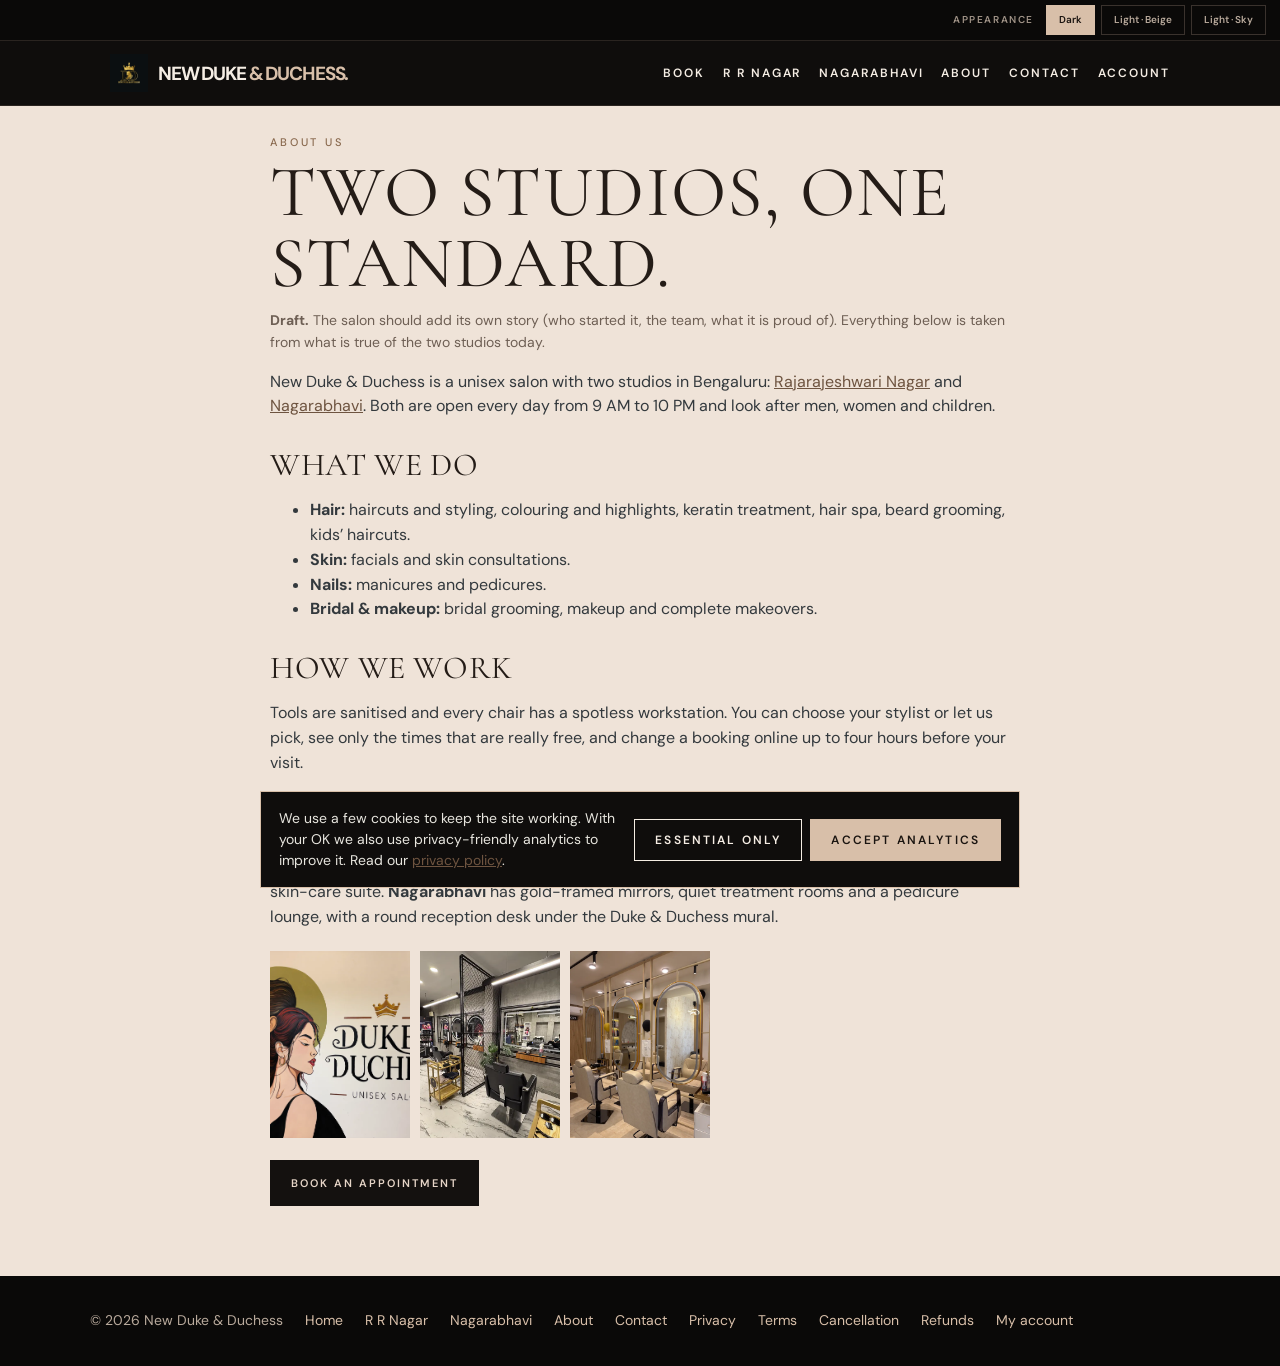
<file: about.html>
<!doctype html>
<html lang="en"><head><meta charset="utf-8"><meta name="viewport" content="width=device-width, initial-scale=1, viewport-fit=cover">
<meta name="theme-color" content="#0F0D0C"><link rel="manifest" href="manifest.webmanifest"><link rel="icon" type="image/png" sizes="48x48" href="icons/favicon-48.png"><link rel="apple-touch-icon" href="icons/apple-touch-icon.png">
<title>About New Duke &amp; Duchess | Unisex salon in Bengaluru</title><meta name="description" content="About New Duke &amp; Duchess: two unisex salons in Rajarajeshwari Nagar and Nagarabhavi, Bengaluru, for hair, skin, nails, bridal and makeup."><link rel="canonical" href="https://dhanud72.github.io/duke-duchess-demo/about.html">
<meta property="og:type" content="website"><meta property="og:title" content="About New Duke &amp; Duchess | Unisex salon in Bengaluru"><meta property="og:description" content="About New Duke &amp; Duchess: two unisex salons in Rajarajeshwari Nagar and Nagarabhavi, Bengaluru, for hair, skin, nails, bridal and makeup."><meta property="og:url" content="https://dhanud72.github.io/duke-duchess-demo/about.html"><meta property="og:image" content="https://dhanud72.github.io/duke-duchess-demo/assets/og-image.jpg">
<link rel="preconnect" href="https://fonts.googleapis.com"><link rel="preconnect" href="https://fonts.gstatic.com" crossorigin>
<link href="https://fonts.googleapis.com/css2?family=DM+Sans:wght@400;500;600;700&family=Cormorant+Garamond:wght@400;500;600;700&display=swap" rel="stylesheet">
<script src="ndd-theme.js"></script><script>NDDTheme.writeNdd()</script></head><body class="nd-page"><header class="nd-head"><div class="in"><a class="brandmini" href="index.html"><img src="icons/icon-maskable-192.png" alt="" width="38" height="38"><b>new duke <span>&amp; duchess.</span></b></a><nav aria-label="Main"><a href="index.html#booking">Book</a><a href="rr-nagar.html">R R Nagar</a><a href="nagarabhavi.html">Nagarabhavi</a><a href="about.html">About</a><a href="contact.html">Contact</a><a href="account.html">Account</a></nav></div></header><main class="nd-wrap narrow"><div class="nd-eyebrow">About us</div><h1>Two studios, one standard.</h1>
<p class="draft nd-sub"><b>Draft.</b> The salon should add its own story (who started it, the team, what it is proud of). Everything below is taken from what is true of the two studios today.</p>
<div class="nd-prose"><p>New Duke &amp; Duchess is a unisex salon with two studios in Bengaluru: <a href="rr-nagar.html">Rajarajeshwari Nagar</a> and <a href="nagarabhavi.html">Nagarabhavi</a>. Both are open every day from 9 AM to 10 PM and look after men, women and children.</p>
<h2>What we do</h2><ul><li><b>Hair:</b> haircuts and styling, colouring and highlights, keratin treatment, hair spa, beard grooming, kids’ haircuts.</li><li><b>Skin:</b> facials and skin consultations.</li><li><b>Nails:</b> manicures and pedicures.</li><li><b>Bridal &amp; makeup:</b> bridal grooming, makeup and complete makeovers.</li></ul>
<h2>How we work</h2><p>Tools are sanitised and every chair has a spotless workstation. You can choose your stylist or let us pick, see only the times that are really free, and change a booking online up to four hours before your visit.</p>
<h2>The studios</h2><p><b>Rajarajeshwari Nagar</b> has marble floors, round LED mirrors, black styling chairs and a calm green skin-care suite. <b>Nagarabhavi</b> has gold-framed mirrors, quiet treatment rooms and a pedicure lounge, with a round reception desk under the Duke &amp; Duchess mural.</p></div>
<div class="nd-gallery" style="margin:22px 0"><img loading="lazy" src="assets/p-logo.webp" alt="Duke and Duchess unisex salon wall mural" width="1200" height="800"><img loading="lazy" src="assets/p-rr-g1.webp" alt="R R Nagar styling floor" width="900" height="1100"><img loading="lazy" src="assets/p-nb-g2.webp" alt="Nagarabhavi styling floor" width="900" height="1100"></div>
<a class="nd-btn gold" href="index.html#booking">Book an appointment</a></main><footer class="nd-foot"><div class="in"><span>© 2026 New Duke &amp; Duchess</span><a href="index.html">Home</a><a href="rr-nagar.html">R R Nagar</a><a href="nagarabhavi.html">Nagarabhavi</a><a href="about.html">About</a><a href="contact.html">Contact</a><a href="privacy.html">Privacy</a><a href="terms.html">Terms</a><a href="cancellation.html">Cancellation</a><a href="refund.html">Refunds</a><a href="account.html">My account</a></div></footer><script src="catalog.js"></script><script src="demo-api.js"></script><script src="ndd-ui.js"></script></body></html>
</file>
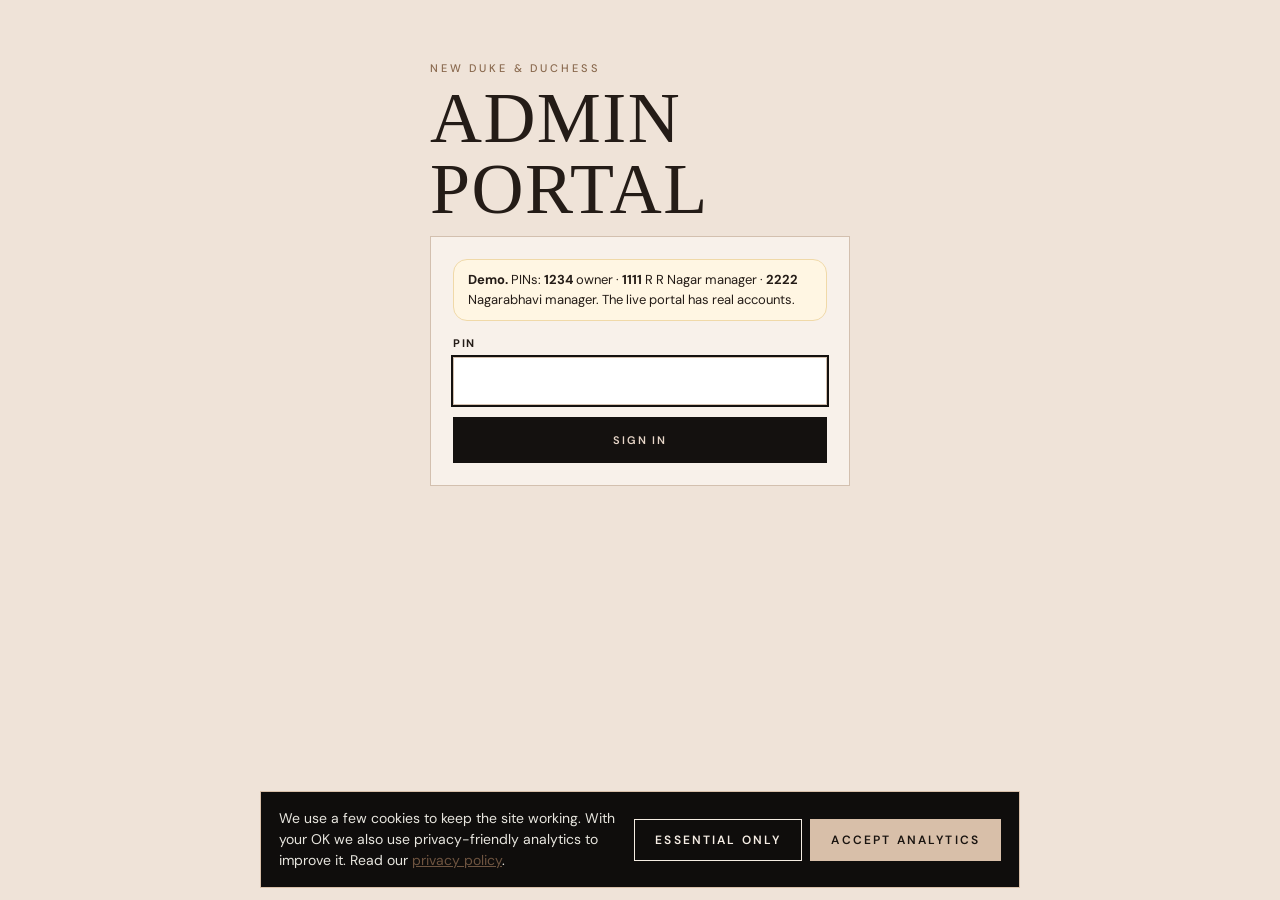
<file: admin.html>
<!doctype html>
<html lang="en"><head><meta charset="utf-8"><meta name="viewport" content="width=device-width, initial-scale=1, viewport-fit=cover">
<meta name="theme-color" content="#0F0D0C"><meta name="robots" content="noindex,nofollow"><link rel="icon" type="image/png" sizes="48x48" href="icons/favicon-48.png"><link rel="apple-touch-icon" href="icons/owner-apple-touch.png">
<title>Admin portal (demo) | New Duke &amp; Duchess</title>
<link rel="preconnect" href="https://fonts.googleapis.com"><link rel="preconnect" href="https://fonts.gstatic.com" crossorigin>
<link href="https://fonts.googleapis.com/css2?family=DM+Sans:wght@400;500;600;700&display=swap" rel="stylesheet">
<link rel="stylesheet" href="ndd-dark.css">
<style>
body.nd-page{background:#EFE3D8}
.ad-top{background:#0F0D0C;color:#fff;position:sticky;top:0;z-index:30;border-bottom:1px solid #D8BFA966}
.ad-top .in{max-width:1280px;margin:auto;padding:0 16px;min-height:60px;display:flex;align-items:center;gap:14px;justify-content:space-between;flex-wrap:wrap}
.ad-top b{letter-spacing:-.04em;text-transform:uppercase}.ad-top b span{color:#D8BFA9}.ad-top .who{display:flex;gap:10px;align-items:center;font-size:13px;flex-wrap:wrap}
.ad-top select,.ad-top button{min-height:38px;border-radius:999px;border:1px solid #ffffff4d;background:#ffffff14;color:#fff;padding:0 14px;font:600 12px "DM Sans",sans-serif;cursor:pointer}.ad-top select option{color:#000}
.ad-nav{background:#1B1816;overflow-x:auto;scrollbar-width:none;position:sticky;top:60px;z-index:29}.ad-nav::-webkit-scrollbar{display:none}
.ad-nav .in{max-width:1280px;margin:auto;padding:0 10px;display:flex;gap:2px;width:max-content;min-width:100%}
.ad-nav button{flex:none;border:0;background:none;color:#aab5b8;padding:0 14px;min-height:46px;font:700 12px "DM Sans",sans-serif;letter-spacing:.08em;text-transform:uppercase;border-bottom:3px solid transparent;cursor:pointer;position:relative}
.ad-nav button[aria-selected="true"]{color:#D8BFA9;border-color:#D8BFA9}.ad-nav i{font-style:normal;background:#D8BFA9;color:#0F0D0C;border-radius:9px;min-width:18px;height:18px;display:inline-grid;place-items:center;font-size:10px;margin-left:6px;padding:0 4px}
.ad-main{max-width:1280px;margin:auto;padding:20px 16px 80px}
.ad-login{max-width:420px;margin:60px auto}
.ad-kpis{display:grid;grid-template-columns:repeat(auto-fit,minmax(150px,1fr));gap:12px;margin:0 0 18px}
.ad-kpi{background:#fff;border:1px solid var(--nd-line);border-radius:18px;padding:16px}.ad-kpi b{display:block;font-size:28px;letter-spacing:-.04em;line-height:1.1}.ad-kpi span{font-size:12px;color:var(--nd-muted);text-transform:uppercase;letter-spacing:.08em}
.ad-bar{display:flex;flex-wrap:wrap;gap:10px;align-items:end;margin:0 0 14px}.ad-bar label{display:grid;gap:4px;font-size:11px;font-weight:700;letter-spacing:.08em;text-transform:uppercase}
.ad-bar input,.ad-bar select,.ad-tbl input,.ad-tbl select{font:inherit;font-size:14px;min-height:40px;border:1px solid #d8d0bf;border-radius:10px;padding:0 10px;background:#fff;color:var(--nd-ink)}
.ad-tbl{width:100%;border-collapse:collapse;background:#fff;border-radius:18px;overflow:hidden;font-size:14px;box-shadow:0 0 0 1px var(--nd-line)}
.ad-wrapx{overflow-x:auto;border-radius:18px}
.ad-tbl th{background:#f5f0e0;text-align:left;font-size:11px;letter-spacing:.08em;text-transform:uppercase;padding:10px 12px;white-space:nowrap}.ad-tbl td{padding:10px 12px;border-top:1px solid #efe9db;vertical-align:middle}
.ad-tbl td.num input{width:92px}.ad-tbl td small{color:var(--nd-muted);display:block}
.ad-tbl .nd-btn{min-height:34px;padding:0 12px;font-size:11px}
.ad-act{display:flex;gap:6px;flex-wrap:wrap}
.ad-tl{background:#fff;border:1px solid var(--nd-line);border-radius:18px;padding:14px;margin:0 0 12px}.ad-tl h3{margin:0 0 8px;font-size:15px}
.ad-axis,.ad-row{position:relative;height:34px;background:repeating-linear-gradient(90deg,#f7f3e6 0 calc(100%/var(--hrs) - 1px),#e9e2cf calc(100%/var(--hrs) - 1px) calc(100%/var(--hrs)));border-radius:8px}
.ad-axis{height:22px;background:none;font-size:10px;color:var(--nd-muted)}.ad-axis span{position:absolute;transform:translateX(-50%)}
.ad-blk{position:absolute;top:3px;bottom:3px;border-radius:7px;background:#0F0D0C;color:#D8BFA9;font-size:11px;font-weight:700;padding:3px 6px;overflow:hidden;white-space:nowrap;text-overflow:ellipsis;cursor:pointer;border:0}
.ad-blk.completed{background:#1f7a45;color:#fff}.ad-blk.noshow,.ad-blk.cancelled{background:#9a413b;color:#fff;opacity:.6}
.ad-off{position:absolute;top:0;bottom:0;background:repeating-linear-gradient(45deg,#d9d4c4,#d9d4c4 6px,#e7e2d3 6px,#e7e2d3 12px);opacity:.9;border-radius:6px}
.ad-chart{display:flex;align-items:flex-end;gap:3px;height:140px;background:#fff;border:1px solid var(--nd-line);border-radius:18px;padding:14px 14px 8px;overflow-x:auto}
.ad-chart div{flex:1 0 12px;max-width:34px;background:#0F0D0C;border-radius:5px 5px 0 0;position:relative;min-height:2px}.ad-chart div:hover:after{content:attr(data-t);position:absolute;bottom:100%;left:50%;transform:translateX(-50%);background:#0F0D0C;color:#fff;font-size:11px;padding:3px 7px;border-radius:6px;white-space:nowrap}
.ad-util{display:grid;gap:8px}.ad-util>div{display:grid;grid-template-columns:150px 1fr 50px;gap:10px;align-items:center;font-size:14px}.ad-util i{display:block;height:12px;border-radius:6px;background:#e9e2cf;overflow:hidden}.ad-util i b{display:block;height:100%;background:#9b7625}
.ad-note{background:#fff6e3;border:1px solid #f0d9a8;border-radius:14px;padding:10px 14px;font-size:13px;margin:0 0 14px}
.ad-chk{display:flex;gap:8px;flex-wrap:wrap}.ad-chk label{display:flex;gap:6px;align-items:center;font-size:13px;text-transform:none;letter-spacing:0;font-weight:500}
@media(max-width:700px){.ad-util>div{grid-template-columns:100px 1fr 44px}}
</style></head>
<body class="nd-page">
<div id="root"></div>
<script src="catalog.js"></script><script src="demo-api.js"></script><script src="ndd-ui.js"></script><script src="admin.js"></script>
</body></html>
</file>
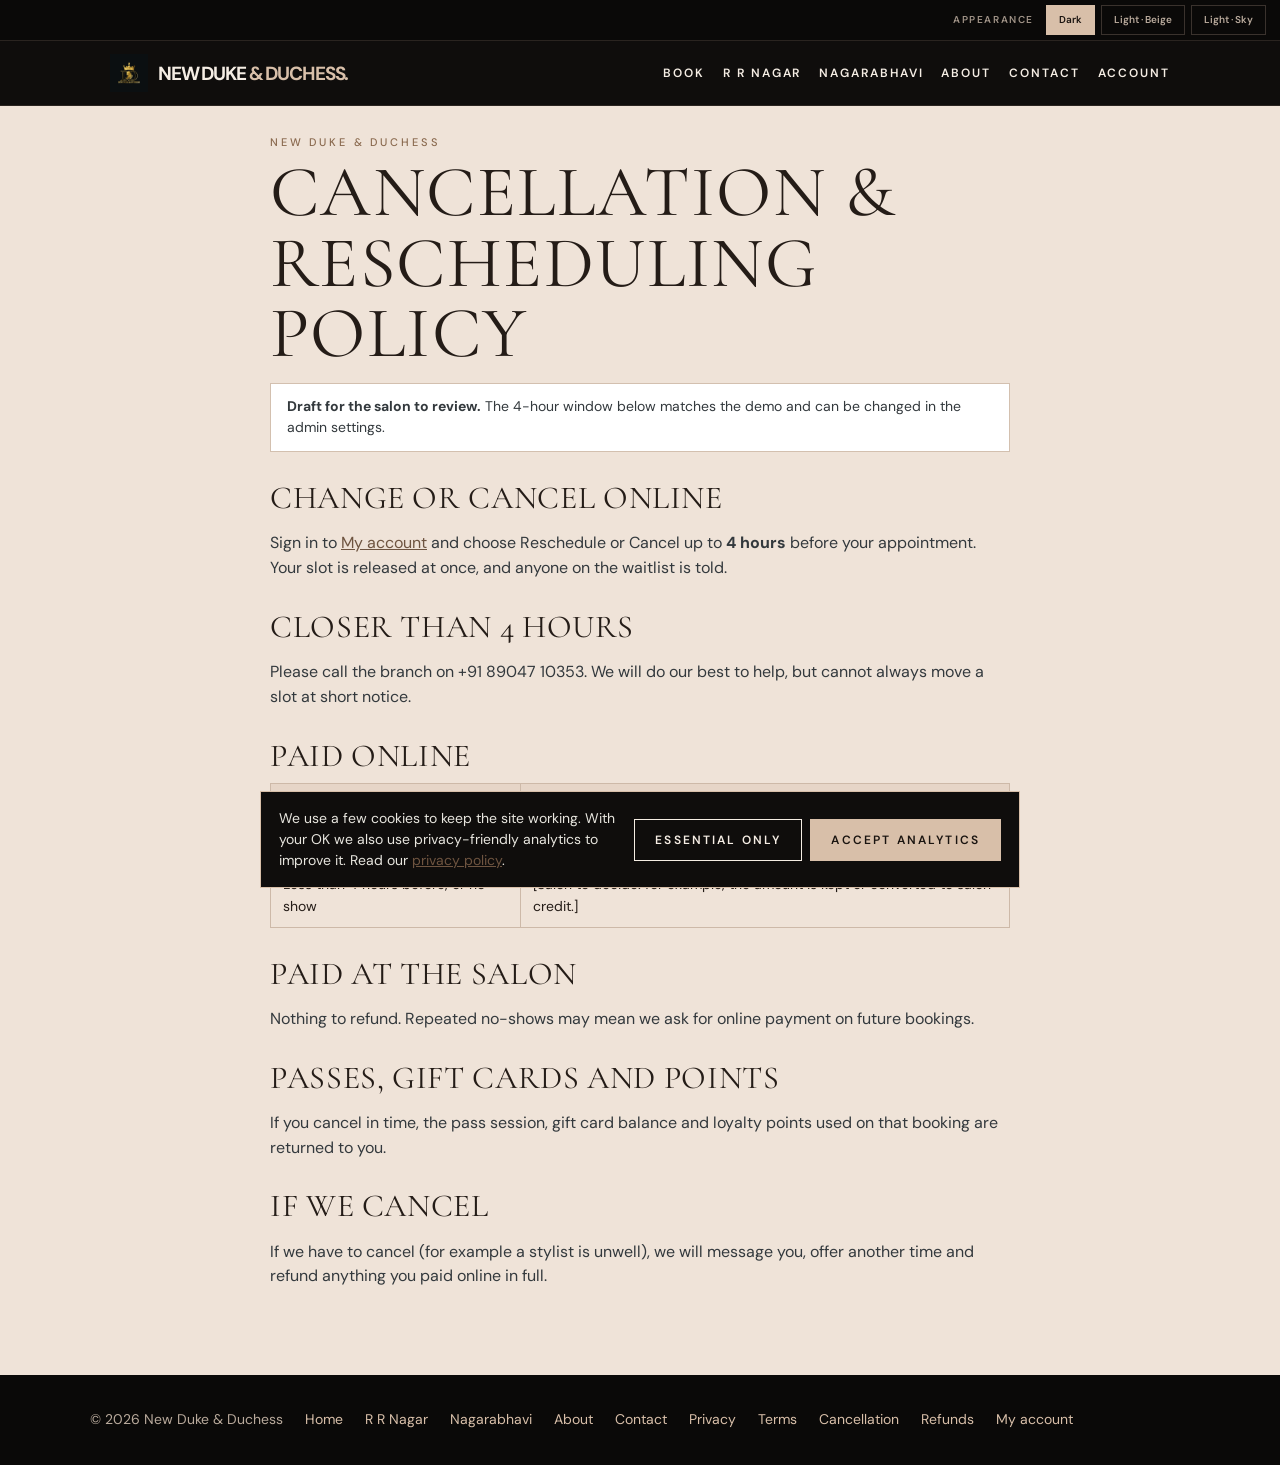
<file: cancellation.html>
<!doctype html>
<html lang="en"><head><meta charset="utf-8"><meta name="viewport" content="width=device-width, initial-scale=1, viewport-fit=cover">
<meta name="theme-color" content="#0F0D0C"><link rel="manifest" href="manifest.webmanifest"><link rel="icon" type="image/png" sizes="48x48" href="icons/favicon-48.png"><link rel="apple-touch-icon" href="icons/apple-touch-icon.png">
<title>Cancellation &amp; rescheduling policy | New Duke &amp; Duchess</title><meta name="description" content="How to cancel or change a New Duke &amp; Duchess appointment, and what happens to payments."><link rel="canonical" href="https://dhanud72.github.io/duke-duchess-demo/cancellation.html">
<meta property="og:type" content="website"><meta property="og:title" content="Cancellation &amp; rescheduling policy | New Duke &amp; Duchess"><meta property="og:description" content="How to cancel or change a New Duke &amp; Duchess appointment, and what happens to payments."><meta property="og:url" content="https://dhanud72.github.io/duke-duchess-demo/cancellation.html"><meta property="og:image" content="https://dhanud72.github.io/duke-duchess-demo/assets/og-image.jpg">
<link rel="preconnect" href="https://fonts.googleapis.com"><link rel="preconnect" href="https://fonts.gstatic.com" crossorigin>
<link href="https://fonts.googleapis.com/css2?family=DM+Sans:wght@400;500;600;700&family=Cormorant+Garamond:wght@400;500;600;700&display=swap" rel="stylesheet">
<script src="ndd-theme.js"></script><script>NDDTheme.writeNdd()</script></head><body class="nd-page"><header class="nd-head"><div class="in"><a class="brandmini" href="index.html"><img src="icons/icon-maskable-192.png" alt="" width="38" height="38"><b>new duke <span>&amp; duchess.</span></b></a><nav aria-label="Main"><a href="index.html#booking">Book</a><a href="rr-nagar.html">R R Nagar</a><a href="nagarabhavi.html">Nagarabhavi</a><a href="about.html">About</a><a href="contact.html">Contact</a><a href="account.html">Account</a></nav></div></header><main class="nd-wrap narrow"><div class="nd-eyebrow">New Duke &amp; Duchess</div><h1>Cancellation &amp; rescheduling policy</h1><div class="nd-prose">
<p class="draft"><b>Draft for the salon to review.</b> The 4-hour window below matches the demo and can be changed in the admin settings.</p>
<h2>Change or cancel online</h2><p>Sign in to <a href="account.html">My account</a> and choose Reschedule or Cancel up to <b>4 hours</b> before your appointment. Your slot is released at once, and anyone on the waitlist is told.</p>
<h2>Closer than 4 hours</h2><p>Please call the branch on +91 89047 10353. We will do our best to help, but cannot always move a slot at short notice.</p>
<h2>Paid online</h2><table><tr><th>When you cancel</th><th>What happens</th></tr><tr><td>More than 4 hours before</td><td>Full refund to the original payment method in 5–7 working days.</td></tr><tr><td>Less than 4 hours before, or no-show</td><td>[Salon to decide: for example, the amount is kept or converted to salon credit.]</td></tr></table>
<h2>Paid at the salon</h2><p>Nothing to refund. Repeated no-shows may mean we ask for online payment on future bookings.</p>
<h2>Passes, gift cards and points</h2><p>If you cancel in time, the pass session, gift card balance and loyalty points used on that booking are returned to you.</p>
<h2>If we cancel</h2><p>If we have to cancel (for example a stylist is unwell), we will message you, offer another time and refund anything you paid online in full.</p></div></main><footer class="nd-foot"><div class="in"><span>© 2026 New Duke &amp; Duchess</span><a href="index.html">Home</a><a href="rr-nagar.html">R R Nagar</a><a href="nagarabhavi.html">Nagarabhavi</a><a href="about.html">About</a><a href="contact.html">Contact</a><a href="privacy.html">Privacy</a><a href="terms.html">Terms</a><a href="cancellation.html">Cancellation</a><a href="refund.html">Refunds</a><a href="account.html">My account</a></div></footer><script src="catalog.js"></script><script src="demo-api.js"></script><script src="ndd-ui.js"></script></body></html>
</file>
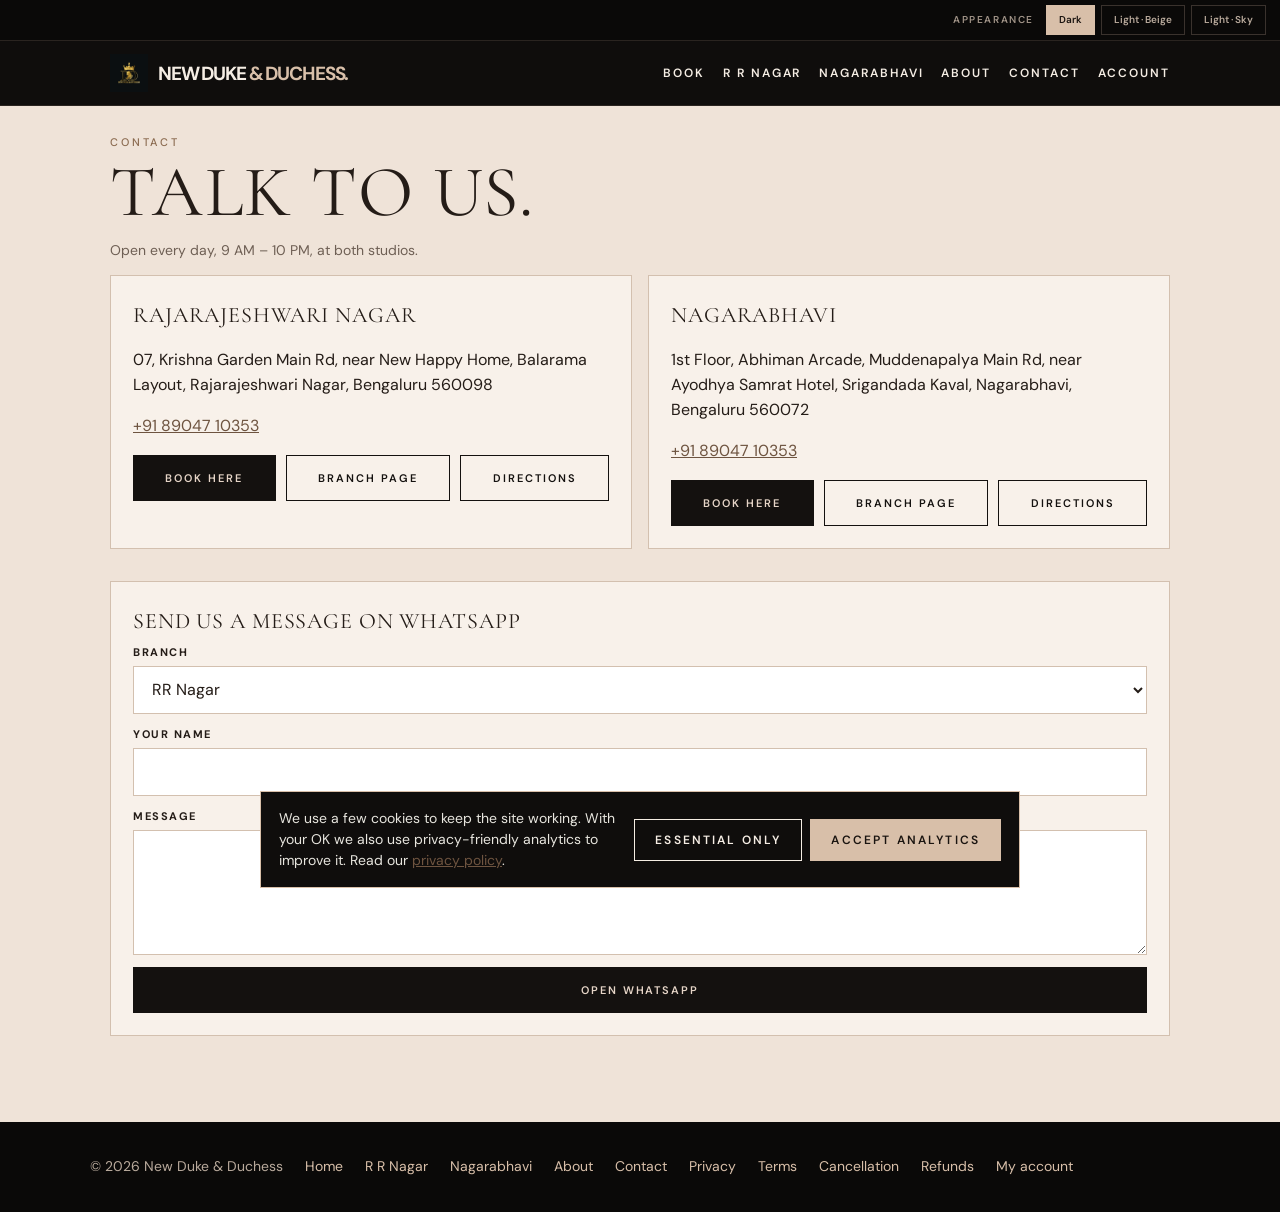
<file: contact.html>
<!doctype html>
<html lang="en"><head><meta charset="utf-8"><meta name="viewport" content="width=device-width, initial-scale=1, viewport-fit=cover">
<meta name="theme-color" content="#0F0D0C"><link rel="manifest" href="manifest.webmanifest"><link rel="icon" type="image/png" sizes="48x48" href="icons/favicon-48.png"><link rel="apple-touch-icon" href="icons/apple-touch-icon.png">
<title>Contact New Duke &amp; Duchess | R R Nagar and Nagarabhavi, Bengaluru</title><meta name="description" content="Call, WhatsApp or visit New Duke &amp; Duchess in Rajarajeshwari Nagar or Nagarabhavi, Bengaluru. Open daily 9 AM to 10 PM."><link rel="canonical" href="https://dhanud72.github.io/duke-duchess-demo/contact.html">
<meta property="og:type" content="website"><meta property="og:title" content="Contact New Duke &amp; Duchess | R R Nagar and Nagarabhavi, Bengaluru"><meta property="og:description" content="Call, WhatsApp or visit New Duke &amp; Duchess in Rajarajeshwari Nagar or Nagarabhavi, Bengaluru. Open daily 9 AM to 10 PM."><meta property="og:url" content="https://dhanud72.github.io/duke-duchess-demo/contact.html"><meta property="og:image" content="https://dhanud72.github.io/duke-duchess-demo/assets/og-image.jpg">
<link rel="preconnect" href="https://fonts.googleapis.com"><link rel="preconnect" href="https://fonts.gstatic.com" crossorigin>
<link href="https://fonts.googleapis.com/css2?family=DM+Sans:wght@400;500;600;700&family=Cormorant+Garamond:wght@400;500;600;700&display=swap" rel="stylesheet">
<script src="ndd-theme.js"></script><script>NDDTheme.writeNdd()</script></head><body class="nd-page"><header class="nd-head"><div class="in"><a class="brandmini" href="index.html"><img src="icons/icon-maskable-192.png" alt="" width="38" height="38"><b>new duke <span>&amp; duchess.</span></b></a><nav aria-label="Main"><a href="index.html#booking">Book</a><a href="rr-nagar.html">R R Nagar</a><a href="nagarabhavi.html">Nagarabhavi</a><a href="about.html">About</a><a href="contact.html">Contact</a><a href="account.html">Account</a></nav></div></header><main class="nd-wrap"><div class="nd-eyebrow">Contact</div><h1>Talk to us.</h1><p class="nd-sub">Open every day, 9 AM – 10 PM, at both studios.</p>
<div class="nd-two"><section class="nd-panel"><h3>Rajarajeshwari Nagar</h3><p>07, Krishna Garden Main Rd, near New Happy Home, Balarama Layout, Rajarajeshwari Nagar, Bengaluru 560098</p><p><a href="tel:+918904710353">+91 89047 10353</a></p><div class="nd-actions"><a class="nd-btn gold" href="index.html?branch=rr#booking">Book here</a><a class="nd-btn" href="rr-nagar.html">Branch page</a><a class="nd-btn" href="https://maps.app.goo.gl/4eGpy7cEYxkTDUa19" target="_blank" rel="noopener noreferrer">Directions</a></div></section><section class="nd-panel"><h3>Nagarabhavi</h3><p>1st Floor, Abhiman Arcade, Muddenapalya Main Rd, near Ayodhya Samrat Hotel, Srigandada Kaval, Nagarabhavi, Bengaluru 560072</p><p><a href="tel:+918904710353">+91 89047 10353</a></p><div class="nd-actions"><a class="nd-btn gold" href="index.html?branch=nb#booking">Book here</a><a class="nd-btn" href="nagarabhavi.html">Branch page</a><a class="nd-btn" href="https://maps.app.goo.gl/FNLtZeAC8STdS84V9" target="_blank" rel="noopener noreferrer">Directions</a></div></section></div>
<section class="nd-panel" style="margin-top:16px"><h3>Send us a message on WhatsApp</h3><form class="nd-form" id="cf"><label>Branch<select name="branch"><option>RR Nagar</option><option>Nagarabhavi</option></select></label><label>Your name<input name="name" required autocomplete="name"></label><label>Message<textarea name="msg" rows="4" required></textarea></label><button class="nd-btn gold" type="submit">Open WhatsApp</button></form></section></main><footer class="nd-foot"><div class="in"><span>© 2026 New Duke &amp; Duchess</span><a href="index.html">Home</a><a href="rr-nagar.html">R R Nagar</a><a href="nagarabhavi.html">Nagarabhavi</a><a href="about.html">About</a><a href="contact.html">Contact</a><a href="privacy.html">Privacy</a><a href="terms.html">Terms</a><a href="cancellation.html">Cancellation</a><a href="refund.html">Refunds</a><a href="account.html">My account</a></div></footer>
<script src="catalog.js"></script><script src="demo-api.js"></script><script src="ndd-ui.js"></script>
<script>document.getElementById("cf").addEventListener("submit",function(e){e.preventDefault();var f=e.target,d=SalonData.load(),n=d.settings.whatsapp[f.branch.value];window.open("https://wa.me/"+n+"?text="+encodeURIComponent("Hello New Duke & Duchess ("+f.branch.value+"), I'm "+f.name.value+". "+f.msg.value),"_blank")})</script></body></html>
</file>
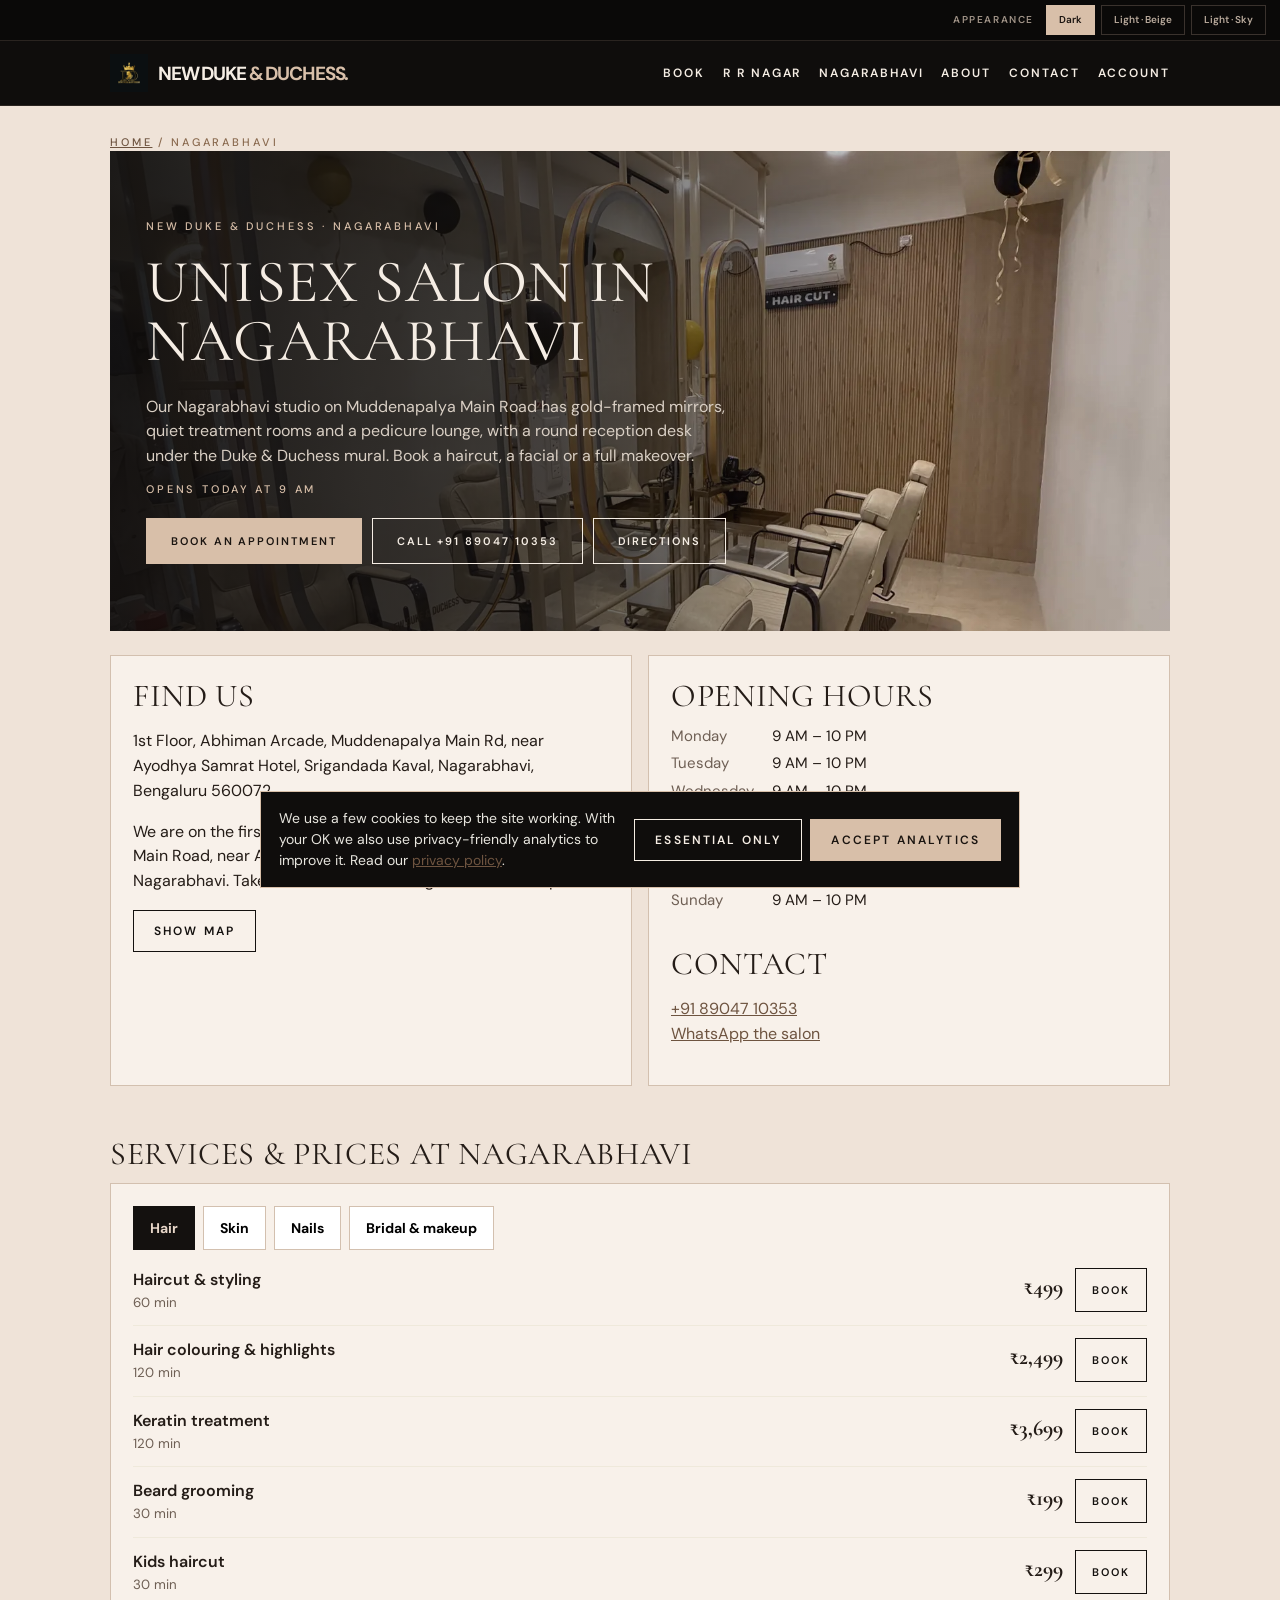
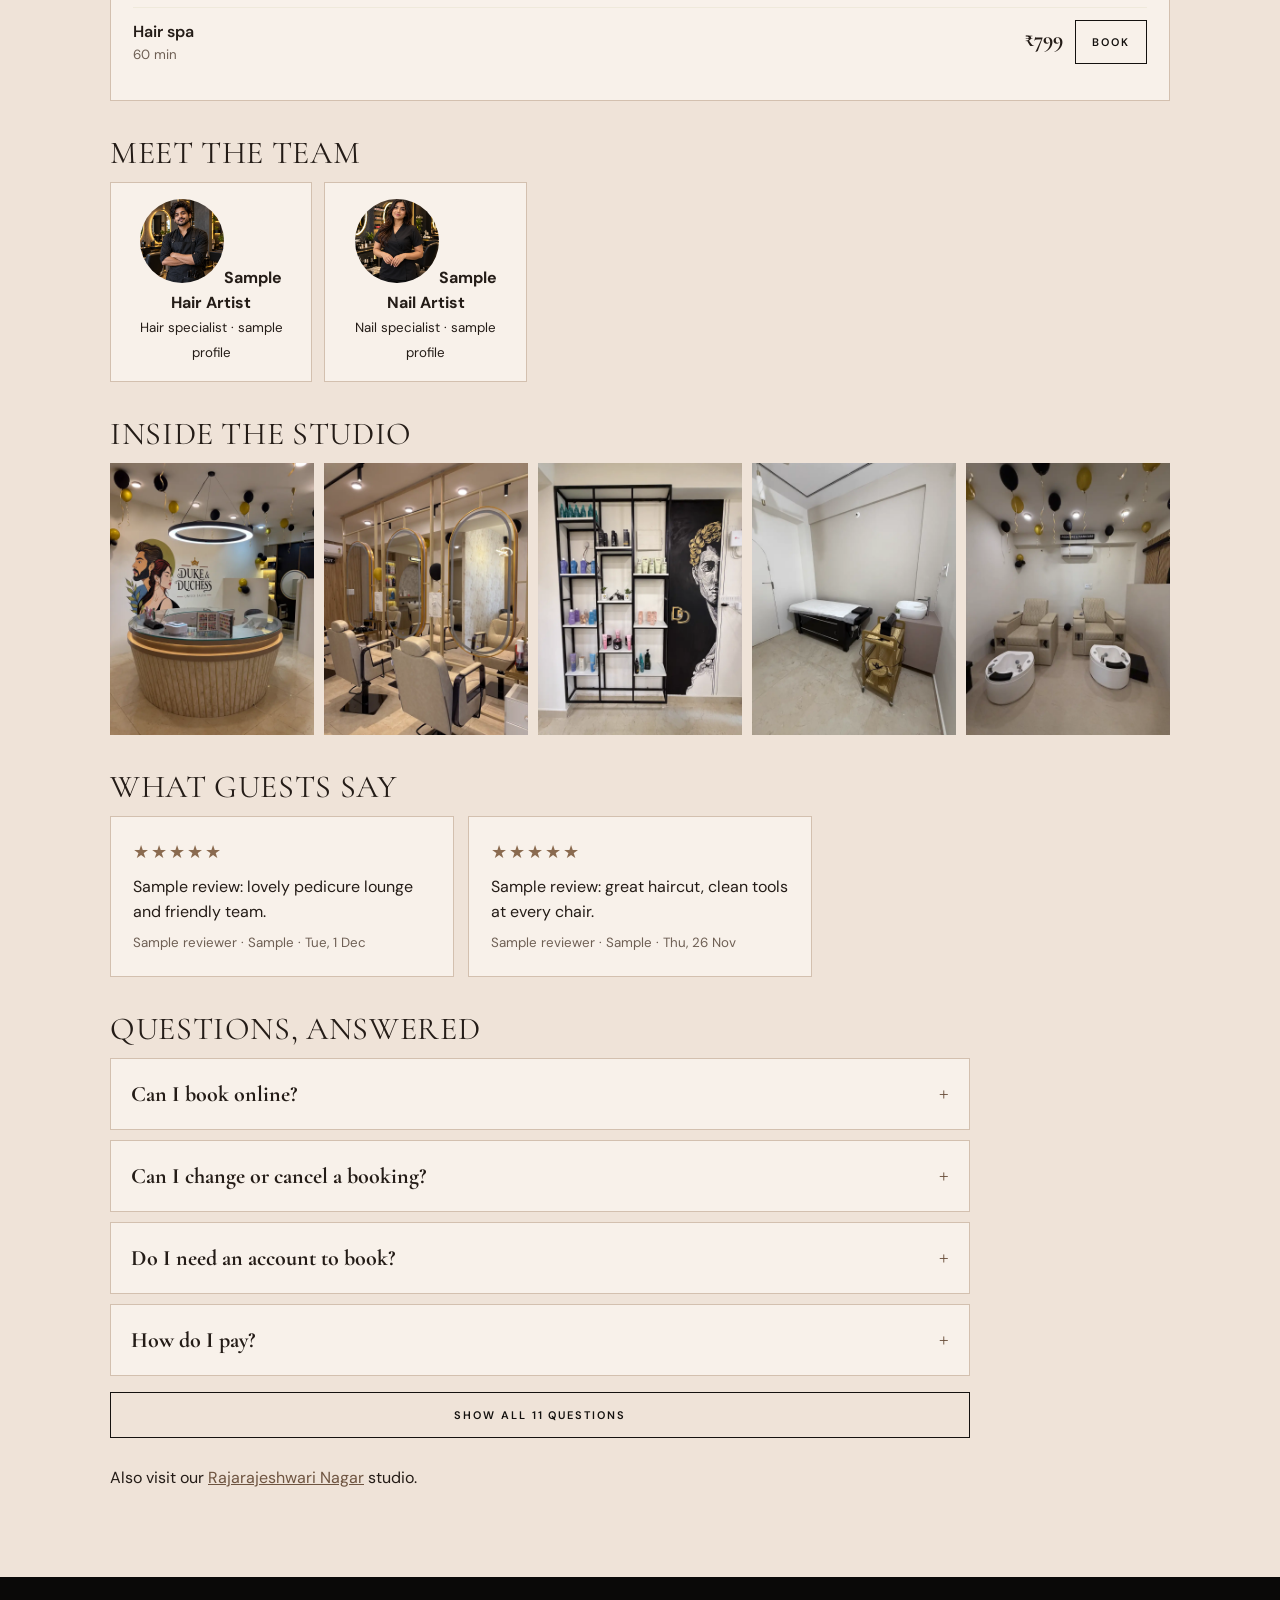
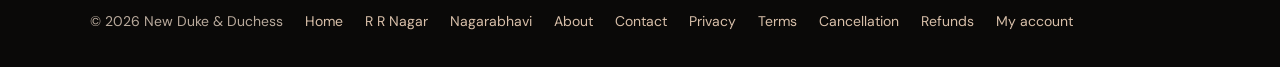
<file: nagarabhavi.html>
<!doctype html>
<html lang="en"><head><meta charset="utf-8"><meta name="viewport" content="width=device-width, initial-scale=1, viewport-fit=cover">
<meta name="theme-color" content="#0F0D0C"><link rel="manifest" href="manifest.webmanifest"><link rel="icon" type="image/png" sizes="48x48" href="icons/favicon-48.png"><link rel="apple-touch-icon" href="icons/apple-touch-icon.png">
<title>Hair, skin &amp; nail salon in Nagarabhavi, Bengaluru | New Duke &amp; Duchess</title><meta name="description" content="Unisex salon in Nagarabhavi, Bengaluru: haircuts, colour, grooming, facials, nails and bridal makeup for men, women and kids. Open daily 9 AM–10 PM. Book online."><link rel="canonical" href="https://dhanud72.github.io/duke-duchess-demo/nagarabhavi.html">
<meta property="og:type" content="website"><meta property="og:title" content="Hair, skin &amp; nail salon in Nagarabhavi, Bengaluru | New Duke &amp; Duchess"><meta property="og:description" content="Unisex salon in Nagarabhavi, Bengaluru: haircuts, colour, grooming, facials, nails and bridal makeup for men, women and kids. Open daily 9 AM–10 PM. Book online."><meta property="og:url" content="https://dhanud72.github.io/duke-duchess-demo/nagarabhavi.html"><meta property="og:image" content="https://dhanud72.github.io/duke-duchess-demo/assets/p-nb-hero.webp">
<link rel="preconnect" href="https://fonts.googleapis.com"><link rel="preconnect" href="https://fonts.gstatic.com" crossorigin>
<link href="https://fonts.googleapis.com/css2?family=DM+Sans:wght@400;500;600;700&family=Cormorant+Garamond:wght@400;500;600;700&display=swap" rel="stylesheet">
<script src="ndd-theme.js"></script><script>NDDTheme.writeNdd()</script><script type="application/ld+json">{"@context":"https://schema.org","@graph":[{"@type":"HairSalon","@id":"https://dhanud72.github.io/duke-duchess-demo/nagarabhavi.html#salon","name":"New Duke & Duchess, Nagarabhavi","url":"https://dhanud72.github.io/duke-duchess-demo/nagarabhavi.html","image":"https://dhanud72.github.io/duke-duchess-demo/assets/p-nb-hero.webp","telephone":"+918904710353","priceRange":"₹₹","address":{"@type":"PostalAddress","streetAddress":"1st Floor, Abhiman Arcade, Muddenapalya Main Rd, near Ayodhya Samrat Hotel, Srigandada Kaval, Nagarabhavi","addressLocality":"Bengaluru","addressRegion":"Karnataka","postalCode":"560072","addressCountry":"IN"},"openingHoursSpecification":[{"@type":"OpeningHoursSpecification","dayOfWeek":["Monday","Tuesday","Wednesday","Thursday","Friday","Saturday","Sunday"],"opens":"09:00","closes":"22:00"}],"hasMap":"https://maps.app.goo.gl/FNLtZeAC8STdS84V9","sameAs":["https://www.instagram.com/newdukeandduchess/"],"potentialAction":{"@type":"ReserveAction","target":{"@type":"EntryPoint","urlTemplate":"https://dhanud72.github.io/duke-duchess-demo/index.html?branch=nb#booking","actionPlatform":["http://schema.org/DesktopWebPlatform","http://schema.org/MobileWebPlatform"]},"result":{"@type":"Reservation","name":"Book an appointment"}},"hasOfferCatalog":{"@type":"OfferCatalog","name":"Services","itemListElement":[{"@type":"Offer","itemOffered":{"@type":"Service","name":"Haircut & styling"}},{"@type":"Offer","itemOffered":{"@type":"Service","name":"Hair colouring & highlights"}},{"@type":"Offer","itemOffered":{"@type":"Service","name":"Keratin treatment"}},{"@type":"Offer","itemOffered":{"@type":"Service","name":"Beard grooming"}},{"@type":"Offer","itemOffered":{"@type":"Service","name":"Kids haircut"}},{"@type":"Offer","itemOffered":{"@type":"Service","name":"Hair spa"}},{"@type":"Offer","itemOffered":{"@type":"Service","name":"Facial care"}},{"@type":"Offer","itemOffered":{"@type":"Service","name":"Skin consultation"}},{"@type":"Offer","itemOffered":{"@type":"Service","name":"Manicure"}},{"@type":"Offer","itemOffered":{"@type":"Service","name":"Pedicure"}},{"@type":"Offer","itemOffered":{"@type":"Service","name":"Bridal grooming"}},{"@type":"Offer","itemOffered":{"@type":"Service","name":"Makeup"}},{"@type":"Offer","itemOffered":{"@type":"Service","name":"Complete makeover"}}]}},{"@type":"BreadcrumbList","itemListElement":[{"@type":"ListItem","position":1,"name":"Home","item":"https://dhanud72.github.io/duke-duchess-demo/"},{"@type":"ListItem","position":2,"name":"Nagarabhavi","item":"https://dhanud72.github.io/duke-duchess-demo/nagarabhavi.html"}]},{"@context":"https://schema.org","@type":"FAQPage","mainEntity":[{"@type":"Question","name":"Can I book online?","acceptedAnswer":{"@type":"Answer","text":"Yes. Choose a branch, a service, a stylist (or “any available”), then a day and time. Only times that are really free are shown, and your confirmation arrives by email and WhatsApp straight away."}},{"@type":"Question","name":"Can I change or cancel a booking?","acceptedAnswer":{"@type":"Answer","text":"Yes. Sign in to My account and reschedule or cancel up to 4 hours before your visit. Closer than that, please call the branch."}},{"@type":"Question","name":"Do I need an account to book?","acceptedAnswer":{"@type":"Answer","text":"No. You can book as a guest with your name and mobile number. Signing in (Google or a mobile code) lets you see your bookings, orders, passes and loyalty points in one place."}},{"@type":"Question","name":"How do I pay?","acceptedAnswer":{"@type":"Answer","text":"Pay at the salon, or pay online when you book or order (UPI, cards, net banking and wallets). Gift cards, passes and loyalty points can cover all or part of a bill."}},{"@type":"Question","name":"Can I buy salon products online?","acceptedAnswer":{"@type":"Answer","text":"Yes. Add products to your bag, order, and collect them at the branch you choose. We do not deliver; the team hands your order over at the salon."}},{"@type":"Question","name":"How do gift cards work?","acceptedAnswer":{"@type":"Answer","text":"Choose an amount from ₹100 to ₹20,000. The card is sent to you by WhatsApp and email with a code, which you can share. Enter the code when you book or check out."}},{"@type":"Question","name":"What are passes and loyalty points?","acceptedAnswer":{"@type":"Answer","text":"A pass bundles 4 or 5 services at a lower price, valid for 180 days. Loyalty points give you 1 point for every ₹10 you spend; each point is worth ₹1 off, up to 20% of a bill."}},{"@type":"Question","name":"Are both branches open at the same times?","acceptedAnswer":{"@type":"Answer","text":"Both Rajarajeshwari Nagar and Nagarabhavi are open every day from 9:00 AM to 10:00 PM. Festival and special hours are shown on the website before they happen."}},{"@type":"Question","name":"Do you serve men, women and children?","acceptedAnswer":{"@type":"Answer","text":"Yes. Haircuts, colour, beard grooming, kids’ cuts, hair spa, facials, skin consultations, manicures, pedicures, bridal grooming and makeup, for men, women and kids."}},{"@type":"Question","name":"How do you keep things clean?","acceptedAnswer":{"@type":"Answer","text":"Tools are sanitised and every chair has a spotless workstation, in both studios."}},{"@type":"Question","name":"How is my personal information used?","acceptedAnswer":{"@type":"Answer","text":"Only to run your booking, orders and reminders. We never sell it. Read the privacy policy for the details, your rights and how to ask us to delete your data."}}]}]}</script></head>
<body class="nd-page" data-branch="Nagarabhavi" data-key="nb">
<header class="nd-head"><div class="in"><a class="brandmini" href="index.html"><img src="icons/icon-maskable-192.png" alt="" width="38" height="38"><b>new duke <span>&amp; duchess.</span></b></a><nav aria-label="Main"><a href="index.html#booking">Book</a><a href="rr-nagar.html">R R Nagar</a><a href="nagarabhavi.html">Nagarabhavi</a><a href="about.html">About</a><a href="contact.html">Contact</a><a href="account.html">Account</a></nav></div></header>
<main class="nd-wrap">
<nav class="nd-eyebrow" aria-label="Breadcrumb"><a href="index.html">Home</a> / Nagarabhavi</nav>
<section class="nd-hero"><div><div class="nd-eyebrow">New Duke &amp; Duchess · Nagarabhavi</div><h1>Unisex salon in Nagarabhavi</h1><p>Our Nagarabhavi studio on Muddenapalya Main Road has gold-framed mirrors, quiet treatment rooms and a pedicure lounge, with a round reception desk under the Duke &amp; Duchess mural. Book a haircut, a facial or a full makeover.</p><p id="status" class="nd-eyebrow" style="color:#e2c365"></p>
<div class="nd-actions"><a class="nd-btn gold" href="index.html?branch=nb#booking">Book an appointment</a><a class="nd-btn" href="tel:+918904710353">Call +91 89047 10353</a><a class="nd-btn" href="https://maps.app.goo.gl/FNLtZeAC8STdS84V9" target="_blank" rel="noopener noreferrer">Directions</a></div></div><img src="assets/p-nb-hero.webp" alt="Inside New Duke &amp; Duchess, Nagarabhavi" width="1600" height="1200" fetchpriority="high"></section>

<div class="nd-two"><section class="nd-panel"><h2 style="margin-top:0">Find us</h2><p>1st Floor, Abhiman Arcade, Muddenapalya Main Rd, near Ayodhya Samrat Hotel, Srigandada Kaval, Nagarabhavi, Bengaluru 560072</p><p>We are on the first floor of Abhiman Arcade on Muddenapalya Main Road, near Ayodhya Samrat Hotel in Srigandada Kaval, Nagarabhavi. Take the stairs beside the ground-floor shops.</p><div id="mapHost" class="nd-map"></div></section>
<section class="nd-panel"><h2 style="margin-top:0">Opening hours</h2><div class="nd-hours" id="hours"><span>Every day</span><span>9:00 AM – 10:00 PM</span></div><p id="holiday" class="nd-sub"></p><h2>Contact</h2><p><a href="tel:+918904710353">+91 89047 10353</a><br><a id="wa" href="https://wa.me/918904710353">WhatsApp the salon</a></p></section></div>

<h2>Services &amp; prices at Nagarabhavi</h2>
<section class="nd-panel" id="services"><noscript><p>Haircut &amp; styling, hair colouring, keratin, beard grooming, kids haircut, hair spa, facials, skin consultation, manicure, pedicure, bridal grooming, makeup and complete makeover.</p></noscript></section>

<h2>Meet the team</h2><div class="nd-team" id="team"></div>

<h2>Inside the studio</h2>
<div class="nd-gallery"><img loading="lazy" src="assets/p-nb-g1.webp" alt="Reception desk and the Duke &amp; Duchess mural" width="900" height="1100"><img loading="lazy" src="assets/p-nb-g2.webp" alt="Styling floor with gold-framed mirrors" width="900" height="1100"><img loading="lazy" src="assets/p-nb-g3.webp" alt="Care shelf beside the studio mural" width="900" height="1100"><img loading="lazy" src="assets/p-nb-g4.webp" alt="Private treatment room" width="900" height="1100"><img loading="lazy" src="assets/p-nb-g5.webp" alt="Pedicure and manicure lounge" width="900" height="1100"></div>

<h2>What guests say</h2><div class="nd-reviews" id="reviews"></div>

<h2>Questions, answered</h2><div class="nd-faq"><details><summary>Can I book online?</summary><p>Yes. Choose a branch, a service, a stylist (or “any available”), then a day and time. Only times that are really free are shown, and your confirmation arrives by email and WhatsApp straight away.</p></details>
<details><summary>Can I change or cancel a booking?</summary><p>Yes. Sign in to My account and reschedule or cancel up to 4 hours before your visit. Closer than that, please call the branch.</p></details>
<details><summary>Do I need an account to book?</summary><p>No. You can book as a guest with your name and mobile number. Signing in (Google or a mobile code) lets you see your bookings, orders, passes and loyalty points in one place.</p></details>
<details><summary>How do I pay?</summary><p>Pay at the salon, or pay online when you book or order (UPI, cards, net banking and wallets). Gift cards, passes and loyalty points can cover all or part of a bill.</p></details><div class="nd-faq-more" hidden><details><summary>Can I buy salon products online?</summary><p>Yes. Add products to your bag, order, and collect them at the branch you choose. We do not deliver; the team hands your order over at the salon.</p></details>
<details><summary>How do gift cards work?</summary><p>Choose an amount from ₹100 to ₹20,000. The card is sent to you by WhatsApp and email with a code, which you can share. Enter the code when you book or check out.</p></details>
<details><summary>What are passes and loyalty points?</summary><p>A pass bundles 4 or 5 services at a lower price, valid for 180 days. Loyalty points give you 1 point for every ₹10 you spend; each point is worth ₹1 off, up to 20% of a bill.</p></details>
<details><summary>Are both branches open at the same times?</summary><p>Both Rajarajeshwari Nagar and Nagarabhavi are open every day from 9:00 AM to 10:00 PM. Festival and special hours are shown on the website before they happen.</p></details>
<details><summary>Do you serve men, women and children?</summary><p>Yes. Haircuts, colour, beard grooming, kids’ cuts, hair spa, facials, skin consultations, manicures, pedicures, bridal grooming and makeup, for men, women and kids.</p></details>
<details><summary>How do you keep things clean?</summary><p>Tools are sanitised and every chair has a spotless workstation, in both studios.</p></details>
<details><summary>How is my personal information used?</summary><p>Only to run your booking, orders and reminders. We never sell it. Read the privacy policy for the details, your rights and how to ask us to delete your data.</p></details></div><button type="button" class="nd-btn nd-morebtn" onclick="this.previousElementSibling.hidden=false;this.remove()">Show all 11 questions</button></div>
<p style="margin-top:28px">Also visit our <a href="rr-nagar.html">Rajarajeshwari Nagar</a> studio.</p>
</main><footer class="nd-foot"><div class="in"><span>© 2026 New Duke &amp; Duchess</span><a href="index.html">Home</a><a href="rr-nagar.html">R R Nagar</a><a href="nagarabhavi.html">Nagarabhavi</a><a href="about.html">About</a><a href="contact.html">Contact</a><a href="privacy.html">Privacy</a><a href="terms.html">Terms</a><a href="cancellation.html">Cancellation</a><a href="refund.html">Refunds</a><a href="account.html">My account</a></div></footer>
<script src="catalog.js"></script><script src="demo-api.js"></script><script src="ndd-ui.js"></script><script src="branch.js"></script>
</body></html>
</file>
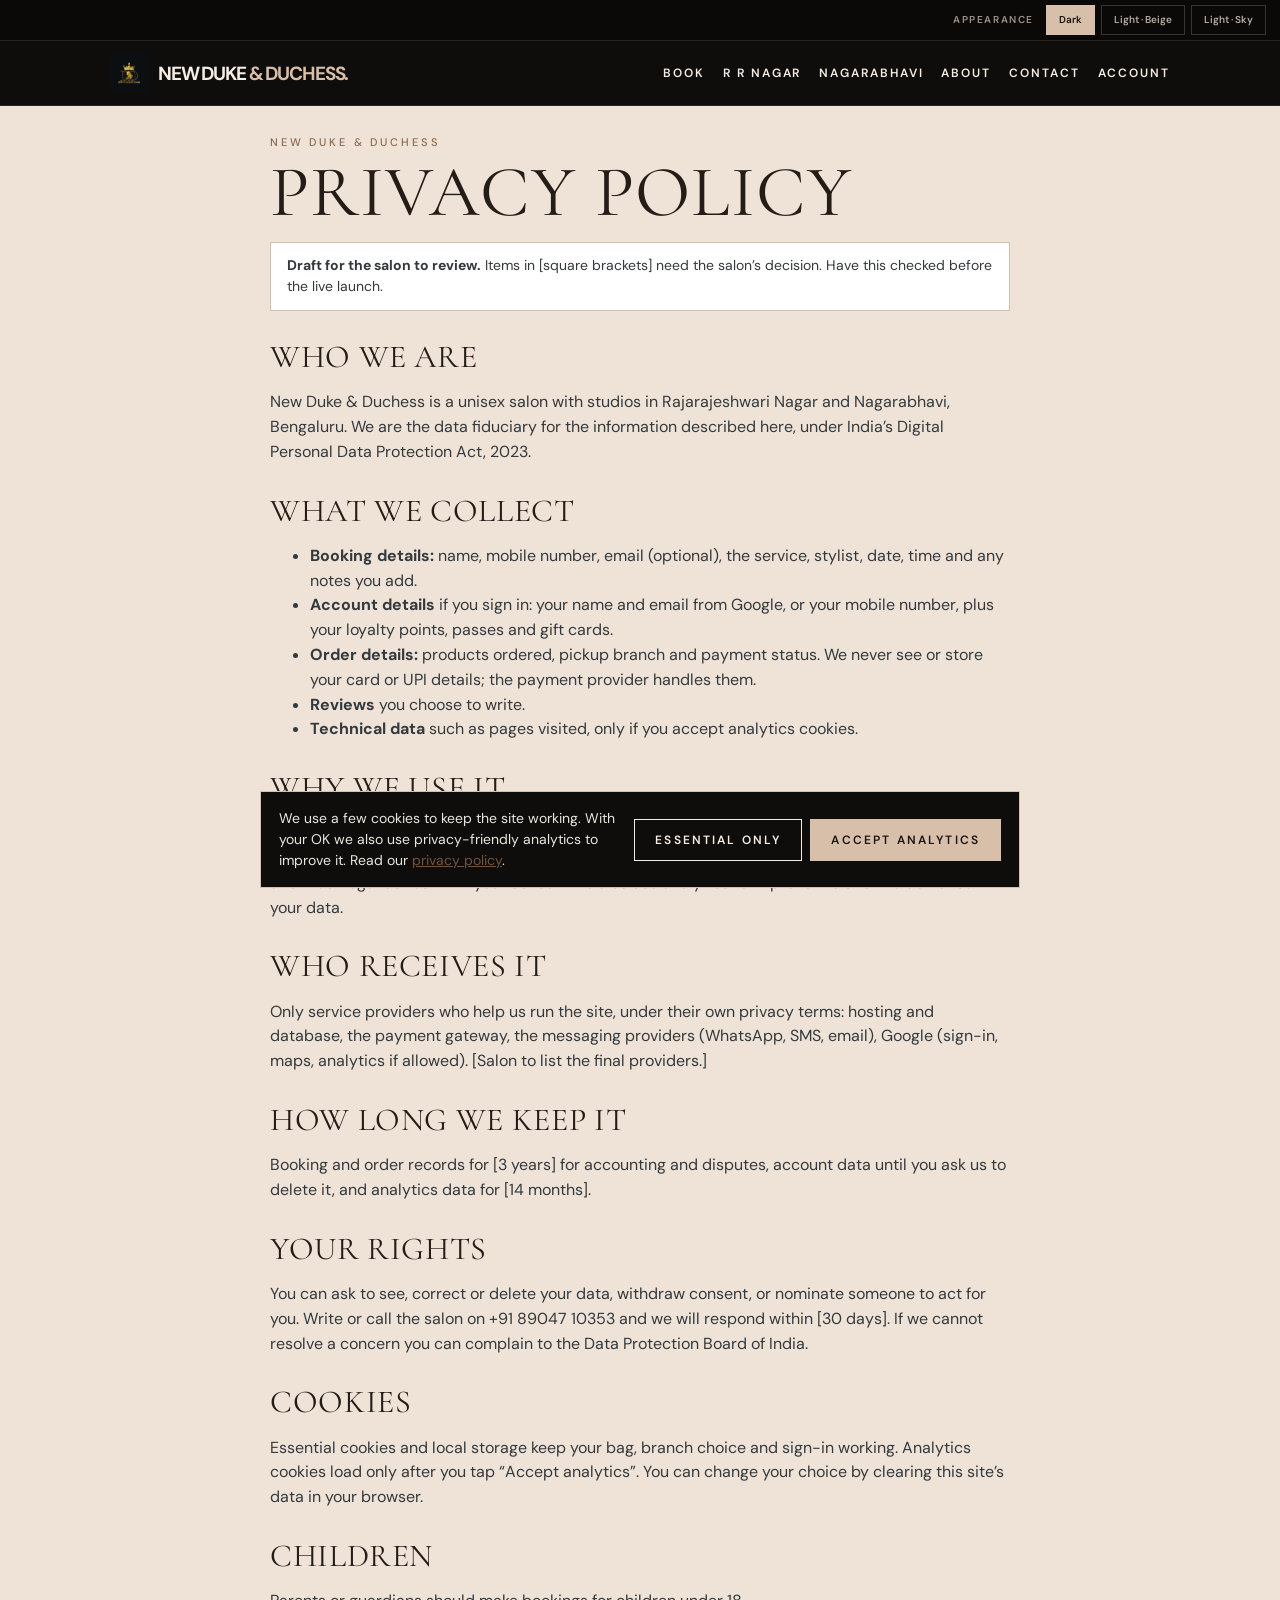
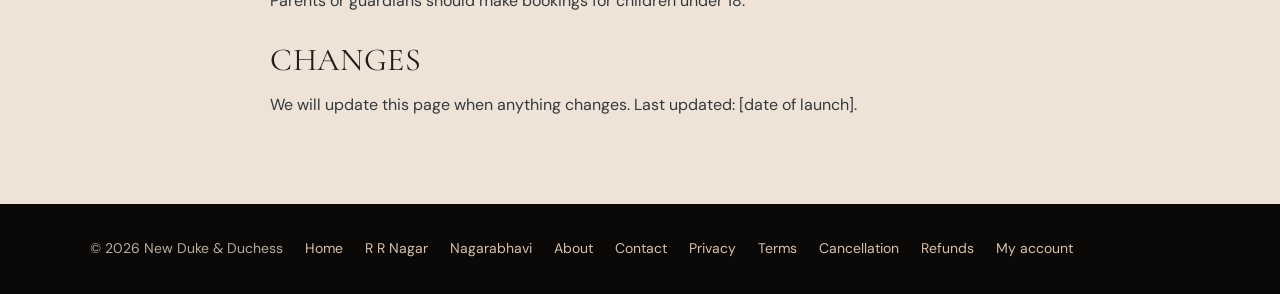
<file: privacy.html>
<!doctype html>
<html lang="en"><head><meta charset="utf-8"><meta name="viewport" content="width=device-width, initial-scale=1, viewport-fit=cover">
<meta name="theme-color" content="#0F0D0C"><link rel="manifest" href="manifest.webmanifest"><link rel="icon" type="image/png" sizes="48x48" href="icons/favicon-48.png"><link rel="apple-touch-icon" href="icons/apple-touch-icon.png">
<title>Privacy policy | New Duke &amp; Duchess</title><meta name="description" content="How New Duke &amp; Duchess collects, uses and protects your personal information."><link rel="canonical" href="https://dhanud72.github.io/duke-duchess-demo/privacy.html">
<meta property="og:type" content="website"><meta property="og:title" content="Privacy policy | New Duke &amp; Duchess"><meta property="og:description" content="How New Duke &amp; Duchess collects, uses and protects your personal information."><meta property="og:url" content="https://dhanud72.github.io/duke-duchess-demo/privacy.html"><meta property="og:image" content="https://dhanud72.github.io/duke-duchess-demo/assets/og-image.jpg">
<link rel="preconnect" href="https://fonts.googleapis.com"><link rel="preconnect" href="https://fonts.gstatic.com" crossorigin>
<link href="https://fonts.googleapis.com/css2?family=DM+Sans:wght@400;500;600;700&family=Cormorant+Garamond:wght@400;500;600;700&display=swap" rel="stylesheet">
<script src="ndd-theme.js"></script><script>NDDTheme.writeNdd()</script></head><body class="nd-page"><header class="nd-head"><div class="in"><a class="brandmini" href="index.html"><img src="icons/icon-maskable-192.png" alt="" width="38" height="38"><b>new duke <span>&amp; duchess.</span></b></a><nav aria-label="Main"><a href="index.html#booking">Book</a><a href="rr-nagar.html">R R Nagar</a><a href="nagarabhavi.html">Nagarabhavi</a><a href="about.html">About</a><a href="contact.html">Contact</a><a href="account.html">Account</a></nav></div></header><main class="nd-wrap narrow"><div class="nd-eyebrow">New Duke &amp; Duchess</div><h1>Privacy policy</h1><div class="nd-prose">
<p class="draft"><b>Draft for the salon to review.</b> Items in [square brackets] need the salon’s decision. Have this checked before the live launch.</p>
<h2>Who we are</h2><p>New Duke &amp; Duchess is a unisex salon with studios in Rajarajeshwari Nagar and Nagarabhavi, Bengaluru. We are the data fiduciary for the information described here, under India’s Digital Personal Data Protection Act, 2023.</p>
<h2>What we collect</h2><ul><li><b>Booking details:</b> name, mobile number, email (optional), the service, stylist, date, time and any notes you add.</li><li><b>Account details</b> if you sign in: your name and email from Google, or your mobile number, plus your loyalty points, passes and gift cards.</li><li><b>Order details:</b> products ordered, pickup branch and payment status. We never see or store your card or UPI details; the payment provider handles them.</li><li><b>Reviews</b> you choose to write.</li><li><b>Technical data</b> such as pages visited, only if you accept analytics cookies.</li></ul>
<h2>Why we use it</h2><p>To confirm and manage your appointments and orders, send confirmations and reminders by email, WhatsApp or SMS, run loyalty points, passes and gift cards, answer your questions, prevent misuse, and meet legal duties. With your consent we also use analytics to improve the site. We do not sell your data.</p>
<h2>Who receives it</h2><p>Only service providers who help us run the site, under their own privacy terms: hosting and database, the payment gateway, the messaging providers (WhatsApp, SMS, email), Google (sign-in, maps, analytics if allowed). [Salon to list the final providers.]</p>
<h2>How long we keep it</h2><p>Booking and order records for [3 years] for accounting and disputes, account data until you ask us to delete it, and analytics data for [14 months].</p>
<h2>Your rights</h2><p>You can ask to see, correct or delete your data, withdraw consent, or nominate someone to act for you. Write or call the salon on +91 89047 10353 and we will respond within [30 days]. If we cannot resolve a concern you can complain to the Data Protection Board of India.</p>
<h2>Cookies</h2><p>Essential cookies and local storage keep your bag, branch choice and sign-in working. Analytics cookies load only after you tap “Accept analytics”. You can change your choice by clearing this site’s data in your browser.</p>
<h2>Children</h2><p>Parents or guardians should make bookings for children under 18.</p>
<h2>Changes</h2><p>We will update this page when anything changes. Last updated: [date of launch].</p></div></main><footer class="nd-foot"><div class="in"><span>© 2026 New Duke &amp; Duchess</span><a href="index.html">Home</a><a href="rr-nagar.html">R R Nagar</a><a href="nagarabhavi.html">Nagarabhavi</a><a href="about.html">About</a><a href="contact.html">Contact</a><a href="privacy.html">Privacy</a><a href="terms.html">Terms</a><a href="cancellation.html">Cancellation</a><a href="refund.html">Refunds</a><a href="account.html">My account</a></div></footer><script src="catalog.js"></script><script src="demo-api.js"></script><script src="ndd-ui.js"></script></body></html>
</file>
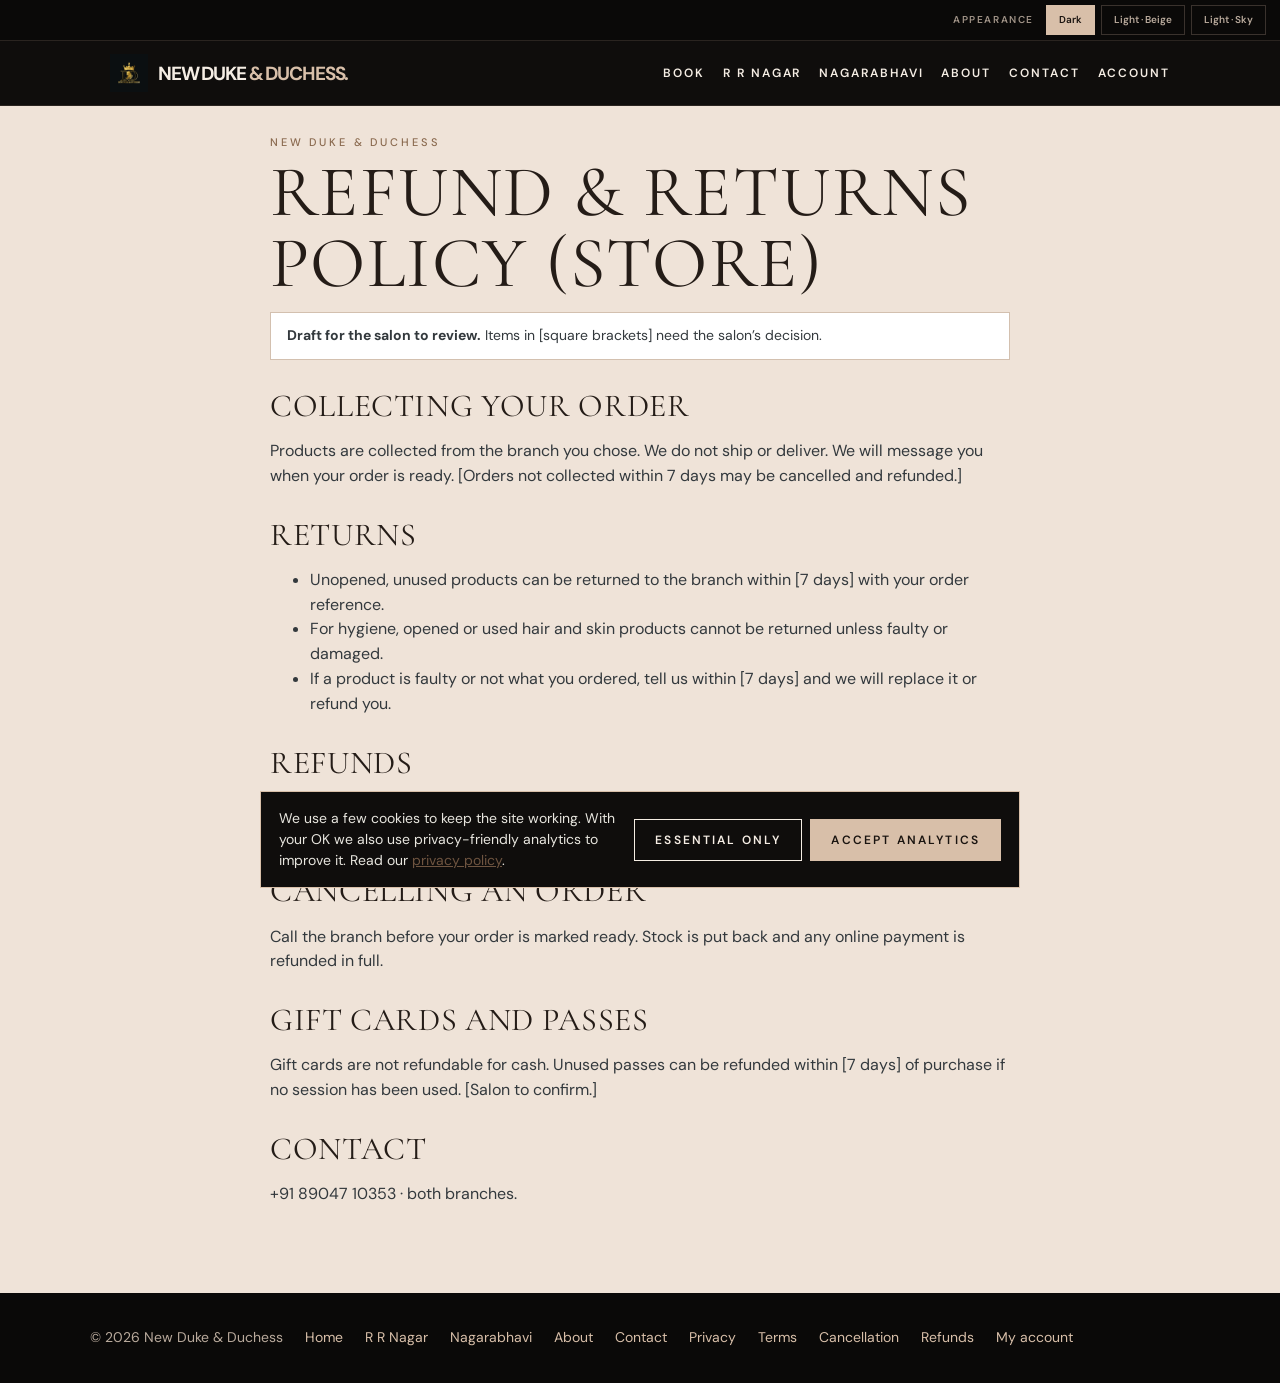
<file: refund.html>
<!doctype html>
<html lang="en"><head><meta charset="utf-8"><meta name="viewport" content="width=device-width, initial-scale=1, viewport-fit=cover">
<meta name="theme-color" content="#0F0D0C"><link rel="manifest" href="manifest.webmanifest"><link rel="icon" type="image/png" sizes="48x48" href="icons/favicon-48.png"><link rel="apple-touch-icon" href="icons/apple-touch-icon.png">
<title>Refund &amp; returns policy (store) | New Duke &amp; Duchess</title><meta name="description" content="Returns and refunds for products bought from the New Duke &amp; Duchess store."><link rel="canonical" href="https://dhanud72.github.io/duke-duchess-demo/refund.html">
<meta property="og:type" content="website"><meta property="og:title" content="Refund &amp; returns policy (store) | New Duke &amp; Duchess"><meta property="og:description" content="Returns and refunds for products bought from the New Duke &amp; Duchess store."><meta property="og:url" content="https://dhanud72.github.io/duke-duchess-demo/refund.html"><meta property="og:image" content="https://dhanud72.github.io/duke-duchess-demo/assets/og-image.jpg">
<link rel="preconnect" href="https://fonts.googleapis.com"><link rel="preconnect" href="https://fonts.gstatic.com" crossorigin>
<link href="https://fonts.googleapis.com/css2?family=DM+Sans:wght@400;500;600;700&family=Cormorant+Garamond:wght@400;500;600;700&display=swap" rel="stylesheet">
<script src="ndd-theme.js"></script><script>NDDTheme.writeNdd()</script></head><body class="nd-page"><header class="nd-head"><div class="in"><a class="brandmini" href="index.html"><img src="icons/icon-maskable-192.png" alt="" width="38" height="38"><b>new duke <span>&amp; duchess.</span></b></a><nav aria-label="Main"><a href="index.html#booking">Book</a><a href="rr-nagar.html">R R Nagar</a><a href="nagarabhavi.html">Nagarabhavi</a><a href="about.html">About</a><a href="contact.html">Contact</a><a href="account.html">Account</a></nav></div></header><main class="nd-wrap narrow"><div class="nd-eyebrow">New Duke &amp; Duchess</div><h1>Refund &amp; returns policy (store)</h1><div class="nd-prose">
<p class="draft"><b>Draft for the salon to review.</b> Items in [square brackets] need the salon’s decision.</p>
<h2>Collecting your order</h2><p>Products are collected from the branch you chose. We do not ship or deliver. We will message you when your order is ready. [Orders not collected within 7 days may be cancelled and refunded.]</p>
<h2>Returns</h2><ul><li>Unopened, unused products can be returned to the branch within [7 days] with your order reference.</li><li>For hygiene, opened or used hair and skin products cannot be returned unless faulty or damaged.</li><li>If a product is faulty or not what you ordered, tell us within [7 days] and we will replace it or refund you.</li></ul>
<h2>Refunds</h2><p>Approved refunds go back to the original payment method within 5–7 working days. Orders paid at the salon are refunded in cash or by the same method used at the counter.</p>
<h2>Cancelling an order</h2><p>Call the branch before your order is marked ready. Stock is put back and any online payment is refunded in full.</p>
<h2>Gift cards and passes</h2><p>Gift cards are not refundable for cash. Unused passes can be refunded within [7 days] of purchase if no session has been used. [Salon to confirm.]</p>
<h2>Contact</h2><p>+91 89047 10353 · both branches.</p></div></main><footer class="nd-foot"><div class="in"><span>© 2026 New Duke &amp; Duchess</span><a href="index.html">Home</a><a href="rr-nagar.html">R R Nagar</a><a href="nagarabhavi.html">Nagarabhavi</a><a href="about.html">About</a><a href="contact.html">Contact</a><a href="privacy.html">Privacy</a><a href="terms.html">Terms</a><a href="cancellation.html">Cancellation</a><a href="refund.html">Refunds</a><a href="account.html">My account</a></div></footer><script src="catalog.js"></script><script src="demo-api.js"></script><script src="ndd-ui.js"></script></body></html>
</file>
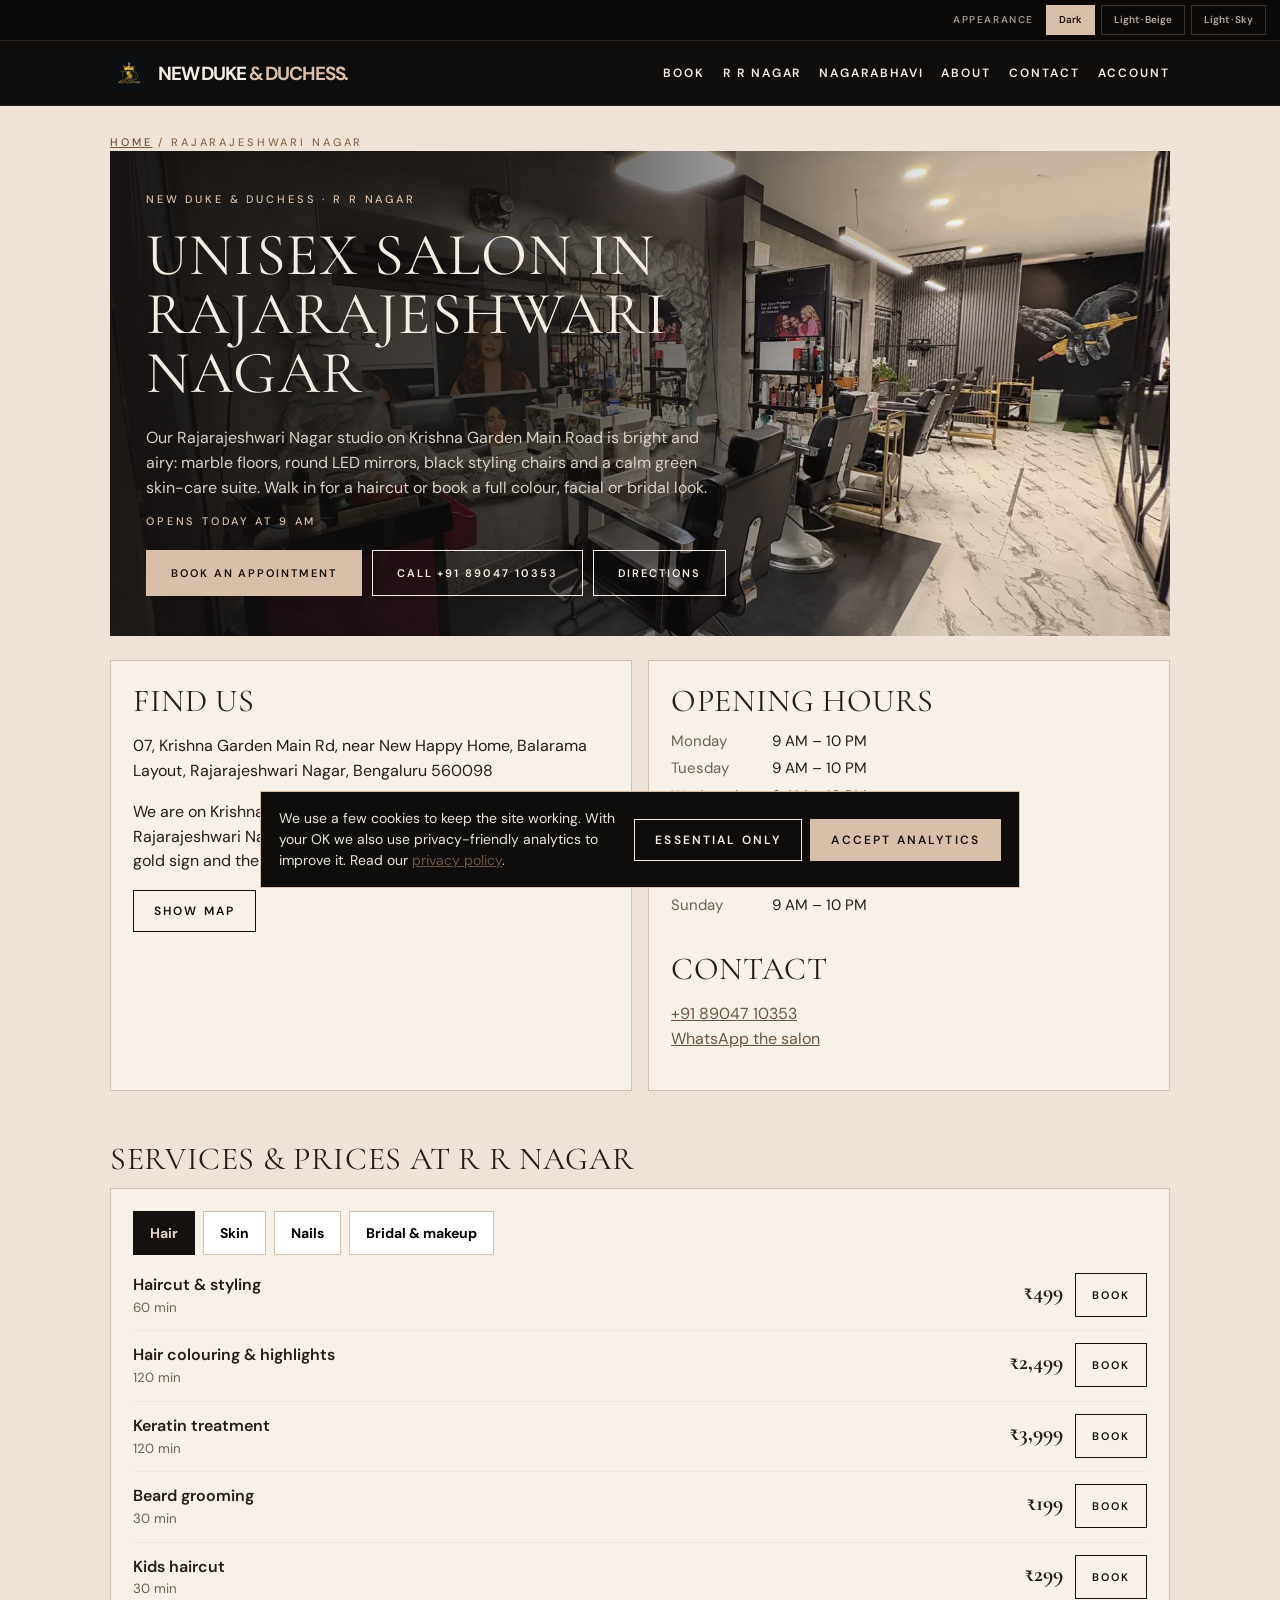
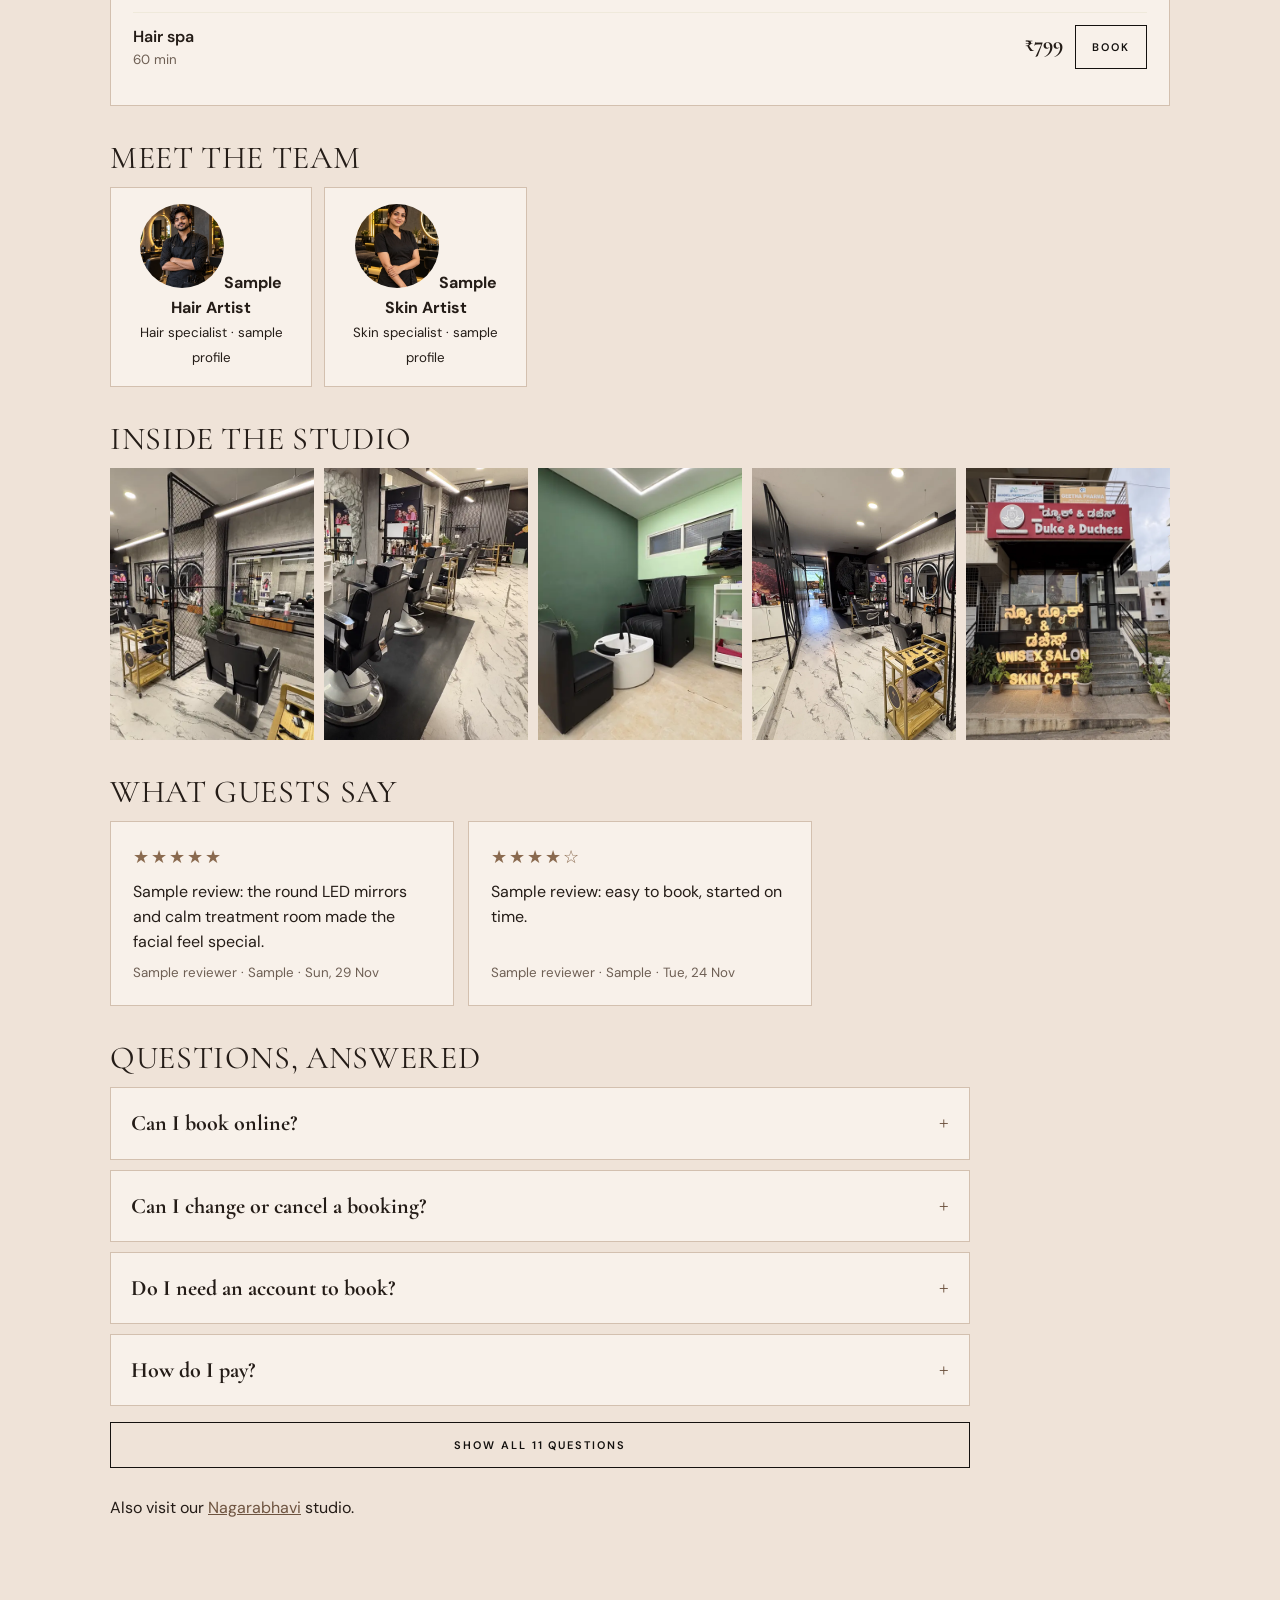
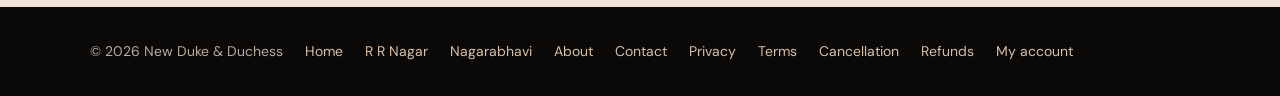
<file: rr-nagar.html>
<!doctype html>
<html lang="en"><head><meta charset="utf-8"><meta name="viewport" content="width=device-width, initial-scale=1, viewport-fit=cover">
<meta name="theme-color" content="#0F0D0C"><link rel="manifest" href="manifest.webmanifest"><link rel="icon" type="image/png" sizes="48x48" href="icons/favicon-48.png"><link rel="apple-touch-icon" href="icons/apple-touch-icon.png">
<title>Hair, skin &amp; nail salon in Rajarajeshwari Nagar, Bengaluru | New Duke &amp; Duchess</title><meta name="description" content="Unisex salon in Rajarajeshwari Nagar, Bengaluru: haircuts, colour, grooming, facials, nails and bridal makeup for men, women and kids. Open daily 9 AM–10 PM. Book online."><link rel="canonical" href="https://dhanud72.github.io/duke-duchess-demo/rr-nagar.html">
<meta property="og:type" content="website"><meta property="og:title" content="Hair, skin &amp; nail salon in Rajarajeshwari Nagar, Bengaluru | New Duke &amp; Duchess"><meta property="og:description" content="Unisex salon in Rajarajeshwari Nagar, Bengaluru: haircuts, colour, grooming, facials, nails and bridal makeup for men, women and kids. Open daily 9 AM–10 PM. Book online."><meta property="og:url" content="https://dhanud72.github.io/duke-duchess-demo/rr-nagar.html"><meta property="og:image" content="https://dhanud72.github.io/duke-duchess-demo/assets/p-rr-hero.webp">
<link rel="preconnect" href="https://fonts.googleapis.com"><link rel="preconnect" href="https://fonts.gstatic.com" crossorigin>
<link href="https://fonts.googleapis.com/css2?family=DM+Sans:wght@400;500;600;700&family=Cormorant+Garamond:wght@400;500;600;700&display=swap" rel="stylesheet">
<script src="ndd-theme.js"></script><script>NDDTheme.writeNdd()</script><script type="application/ld+json">{"@context":"https://schema.org","@graph":[{"@type":"HairSalon","@id":"https://dhanud72.github.io/duke-duchess-demo/rr-nagar.html#salon","name":"New Duke & Duchess, Rajarajeshwari Nagar","url":"https://dhanud72.github.io/duke-duchess-demo/rr-nagar.html","image":"https://dhanud72.github.io/duke-duchess-demo/assets/p-rr-hero.webp","telephone":"+918904710353","priceRange":"₹₹","address":{"@type":"PostalAddress","streetAddress":"07, Krishna Garden Main Rd, near New Happy Home, Balarama Layout, Rajarajeshwari Nagar","addressLocality":"Bengaluru","addressRegion":"Karnataka","postalCode":"560098","addressCountry":"IN"},"openingHoursSpecification":[{"@type":"OpeningHoursSpecification","dayOfWeek":["Monday","Tuesday","Wednesday","Thursday","Friday","Saturday","Sunday"],"opens":"09:00","closes":"22:00"}],"hasMap":"https://maps.app.goo.gl/4eGpy7cEYxkTDUa19","sameAs":["https://www.instagram.com/newdukeandduchess/"],"potentialAction":{"@type":"ReserveAction","target":{"@type":"EntryPoint","urlTemplate":"https://dhanud72.github.io/duke-duchess-demo/index.html?branch=rr#booking","actionPlatform":["http://schema.org/DesktopWebPlatform","http://schema.org/MobileWebPlatform"]},"result":{"@type":"Reservation","name":"Book an appointment"}},"hasOfferCatalog":{"@type":"OfferCatalog","name":"Services","itemListElement":[{"@type":"Offer","itemOffered":{"@type":"Service","name":"Haircut & styling"}},{"@type":"Offer","itemOffered":{"@type":"Service","name":"Hair colouring & highlights"}},{"@type":"Offer","itemOffered":{"@type":"Service","name":"Keratin treatment"}},{"@type":"Offer","itemOffered":{"@type":"Service","name":"Beard grooming"}},{"@type":"Offer","itemOffered":{"@type":"Service","name":"Kids haircut"}},{"@type":"Offer","itemOffered":{"@type":"Service","name":"Hair spa"}},{"@type":"Offer","itemOffered":{"@type":"Service","name":"Facial care"}},{"@type":"Offer","itemOffered":{"@type":"Service","name":"Skin consultation"}},{"@type":"Offer","itemOffered":{"@type":"Service","name":"Manicure"}},{"@type":"Offer","itemOffered":{"@type":"Service","name":"Pedicure"}},{"@type":"Offer","itemOffered":{"@type":"Service","name":"Bridal grooming"}},{"@type":"Offer","itemOffered":{"@type":"Service","name":"Makeup"}},{"@type":"Offer","itemOffered":{"@type":"Service","name":"Complete makeover"}}]}},{"@type":"BreadcrumbList","itemListElement":[{"@type":"ListItem","position":1,"name":"Home","item":"https://dhanud72.github.io/duke-duchess-demo/"},{"@type":"ListItem","position":2,"name":"Rajarajeshwari Nagar","item":"https://dhanud72.github.io/duke-duchess-demo/rr-nagar.html"}]},{"@context":"https://schema.org","@type":"FAQPage","mainEntity":[{"@type":"Question","name":"Can I book online?","acceptedAnswer":{"@type":"Answer","text":"Yes. Choose a branch, a service, a stylist (or “any available”), then a day and time. Only times that are really free are shown, and your confirmation arrives by email and WhatsApp straight away."}},{"@type":"Question","name":"Can I change or cancel a booking?","acceptedAnswer":{"@type":"Answer","text":"Yes. Sign in to My account and reschedule or cancel up to 4 hours before your visit. Closer than that, please call the branch."}},{"@type":"Question","name":"Do I need an account to book?","acceptedAnswer":{"@type":"Answer","text":"No. You can book as a guest with your name and mobile number. Signing in (Google or a mobile code) lets you see your bookings, orders, passes and loyalty points in one place."}},{"@type":"Question","name":"How do I pay?","acceptedAnswer":{"@type":"Answer","text":"Pay at the salon, or pay online when you book or order (UPI, cards, net banking and wallets). Gift cards, passes and loyalty points can cover all or part of a bill."}},{"@type":"Question","name":"Can I buy salon products online?","acceptedAnswer":{"@type":"Answer","text":"Yes. Add products to your bag, order, and collect them at the branch you choose. We do not deliver; the team hands your order over at the salon."}},{"@type":"Question","name":"How do gift cards work?","acceptedAnswer":{"@type":"Answer","text":"Choose an amount from ₹100 to ₹20,000. The card is sent to you by WhatsApp and email with a code, which you can share. Enter the code when you book or check out."}},{"@type":"Question","name":"What are passes and loyalty points?","acceptedAnswer":{"@type":"Answer","text":"A pass bundles 4 or 5 services at a lower price, valid for 180 days. Loyalty points give you 1 point for every ₹10 you spend; each point is worth ₹1 off, up to 20% of a bill."}},{"@type":"Question","name":"Are both branches open at the same times?","acceptedAnswer":{"@type":"Answer","text":"Both Rajarajeshwari Nagar and Nagarabhavi are open every day from 9:00 AM to 10:00 PM. Festival and special hours are shown on the website before they happen."}},{"@type":"Question","name":"Do you serve men, women and children?","acceptedAnswer":{"@type":"Answer","text":"Yes. Haircuts, colour, beard grooming, kids’ cuts, hair spa, facials, skin consultations, manicures, pedicures, bridal grooming and makeup, for men, women and kids."}},{"@type":"Question","name":"How do you keep things clean?","acceptedAnswer":{"@type":"Answer","text":"Tools are sanitised and every chair has a spotless workstation, in both studios."}},{"@type":"Question","name":"How is my personal information used?","acceptedAnswer":{"@type":"Answer","text":"Only to run your booking, orders and reminders. We never sell it. Read the privacy policy for the details, your rights and how to ask us to delete your data."}}]}]}</script></head>
<body class="nd-page" data-branch="RR Nagar" data-key="rr">
<header class="nd-head"><div class="in"><a class="brandmini" href="index.html"><img src="icons/icon-maskable-192.png" alt="" width="38" height="38"><b>new duke <span>&amp; duchess.</span></b></a><nav aria-label="Main"><a href="index.html#booking">Book</a><a href="rr-nagar.html">R R Nagar</a><a href="nagarabhavi.html">Nagarabhavi</a><a href="about.html">About</a><a href="contact.html">Contact</a><a href="account.html">Account</a></nav></div></header>
<main class="nd-wrap">
<nav class="nd-eyebrow" aria-label="Breadcrumb"><a href="index.html">Home</a> / Rajarajeshwari Nagar</nav>
<section class="nd-hero"><div><div class="nd-eyebrow">New Duke &amp; Duchess · R R Nagar</div><h1>Unisex salon in Rajarajeshwari Nagar</h1><p>Our Rajarajeshwari Nagar studio on Krishna Garden Main Road is bright and airy: marble floors, round LED mirrors, black styling chairs and a calm green skin-care suite. Walk in for a haircut or book a full colour, facial or bridal look.</p><p id="status" class="nd-eyebrow" style="color:#e2c365"></p>
<div class="nd-actions"><a class="nd-btn gold" href="index.html?branch=rr#booking">Book an appointment</a><a class="nd-btn" href="tel:+918904710353">Call +91 89047 10353</a><a class="nd-btn" href="https://maps.app.goo.gl/4eGpy7cEYxkTDUa19" target="_blank" rel="noopener noreferrer">Directions</a></div></div><img src="assets/p-rr-hero.webp" alt="Inside New Duke &amp; Duchess, Rajarajeshwari Nagar" width="1600" height="1200" fetchpriority="high"></section>

<div class="nd-two"><section class="nd-panel"><h2 style="margin-top:0">Find us</h2><p>07, Krishna Garden Main Rd, near New Happy Home, Balarama Layout, Rajarajeshwari Nagar, Bengaluru 560098</p><p>We are on Krishna Garden Main Road in Balarama Layout, Rajarajeshwari Nagar, near New Happy Home. Look for the lit gold sign and the shopfront with a short flight of steps.</p><div id="mapHost" class="nd-map"></div></section>
<section class="nd-panel"><h2 style="margin-top:0">Opening hours</h2><div class="nd-hours" id="hours"><span>Every day</span><span>9:00 AM – 10:00 PM</span></div><p id="holiday" class="nd-sub"></p><h2>Contact</h2><p><a href="tel:+918904710353">+91 89047 10353</a><br><a id="wa" href="https://wa.me/918904710353">WhatsApp the salon</a></p></section></div>

<h2>Services &amp; prices at R R Nagar</h2>
<section class="nd-panel" id="services"><noscript><p>Haircut &amp; styling, hair colouring, keratin, beard grooming, kids haircut, hair spa, facials, skin consultation, manicure, pedicure, bridal grooming, makeup and complete makeover.</p></noscript></section>

<h2>Meet the team</h2><div class="nd-team" id="team"></div>

<h2>Inside the studio</h2>
<div class="nd-gallery"><img loading="lazy" src="assets/p-rr-g1.webp" alt="Styling floor with a mesh divider" width="900" height="1100"><img loading="lazy" src="assets/p-rr-g2.webp" alt="Barber chairs and mirror, close up" width="900" height="1100"><img loading="lazy" src="assets/p-rr-g3.webp" alt="Lounge chairs against a green wall" width="900" height="1100"><img loading="lazy" src="assets/p-rr-g4.webp" alt="Plant and chairs by the mesh divider" width="900" height="1100"><img loading="lazy" src="assets/p-rr-g5.webp" alt="Shopfront with the gold Duke &amp; Duchess sign" width="900" height="1100"></div>

<h2>What guests say</h2><div class="nd-reviews" id="reviews"></div>

<h2>Questions, answered</h2><div class="nd-faq"><details><summary>Can I book online?</summary><p>Yes. Choose a branch, a service, a stylist (or “any available”), then a day and time. Only times that are really free are shown, and your confirmation arrives by email and WhatsApp straight away.</p></details>
<details><summary>Can I change or cancel a booking?</summary><p>Yes. Sign in to My account and reschedule or cancel up to 4 hours before your visit. Closer than that, please call the branch.</p></details>
<details><summary>Do I need an account to book?</summary><p>No. You can book as a guest with your name and mobile number. Signing in (Google or a mobile code) lets you see your bookings, orders, passes and loyalty points in one place.</p></details>
<details><summary>How do I pay?</summary><p>Pay at the salon, or pay online when you book or order (UPI, cards, net banking and wallets). Gift cards, passes and loyalty points can cover all or part of a bill.</p></details><div class="nd-faq-more" hidden><details><summary>Can I buy salon products online?</summary><p>Yes. Add products to your bag, order, and collect them at the branch you choose. We do not deliver; the team hands your order over at the salon.</p></details>
<details><summary>How do gift cards work?</summary><p>Choose an amount from ₹100 to ₹20,000. The card is sent to you by WhatsApp and email with a code, which you can share. Enter the code when you book or check out.</p></details>
<details><summary>What are passes and loyalty points?</summary><p>A pass bundles 4 or 5 services at a lower price, valid for 180 days. Loyalty points give you 1 point for every ₹10 you spend; each point is worth ₹1 off, up to 20% of a bill.</p></details>
<details><summary>Are both branches open at the same times?</summary><p>Both Rajarajeshwari Nagar and Nagarabhavi are open every day from 9:00 AM to 10:00 PM. Festival and special hours are shown on the website before they happen.</p></details>
<details><summary>Do you serve men, women and children?</summary><p>Yes. Haircuts, colour, beard grooming, kids’ cuts, hair spa, facials, skin consultations, manicures, pedicures, bridal grooming and makeup, for men, women and kids.</p></details>
<details><summary>How do you keep things clean?</summary><p>Tools are sanitised and every chair has a spotless workstation, in both studios.</p></details>
<details><summary>How is my personal information used?</summary><p>Only to run your booking, orders and reminders. We never sell it. Read the privacy policy for the details, your rights and how to ask us to delete your data.</p></details></div><button type="button" class="nd-btn nd-morebtn" onclick="this.previousElementSibling.hidden=false;this.remove()">Show all 11 questions</button></div>
<p style="margin-top:28px">Also visit our <a href="nagarabhavi.html">Nagarabhavi</a> studio.</p>
</main><footer class="nd-foot"><div class="in"><span>© 2026 New Duke &amp; Duchess</span><a href="index.html">Home</a><a href="rr-nagar.html">R R Nagar</a><a href="nagarabhavi.html">Nagarabhavi</a><a href="about.html">About</a><a href="contact.html">Contact</a><a href="privacy.html">Privacy</a><a href="terms.html">Terms</a><a href="cancellation.html">Cancellation</a><a href="refund.html">Refunds</a><a href="account.html">My account</a></div></footer>
<script src="catalog.js"></script><script src="demo-api.js"></script><script src="ndd-ui.js"></script><script src="branch.js"></script>
</body></html>
</file>
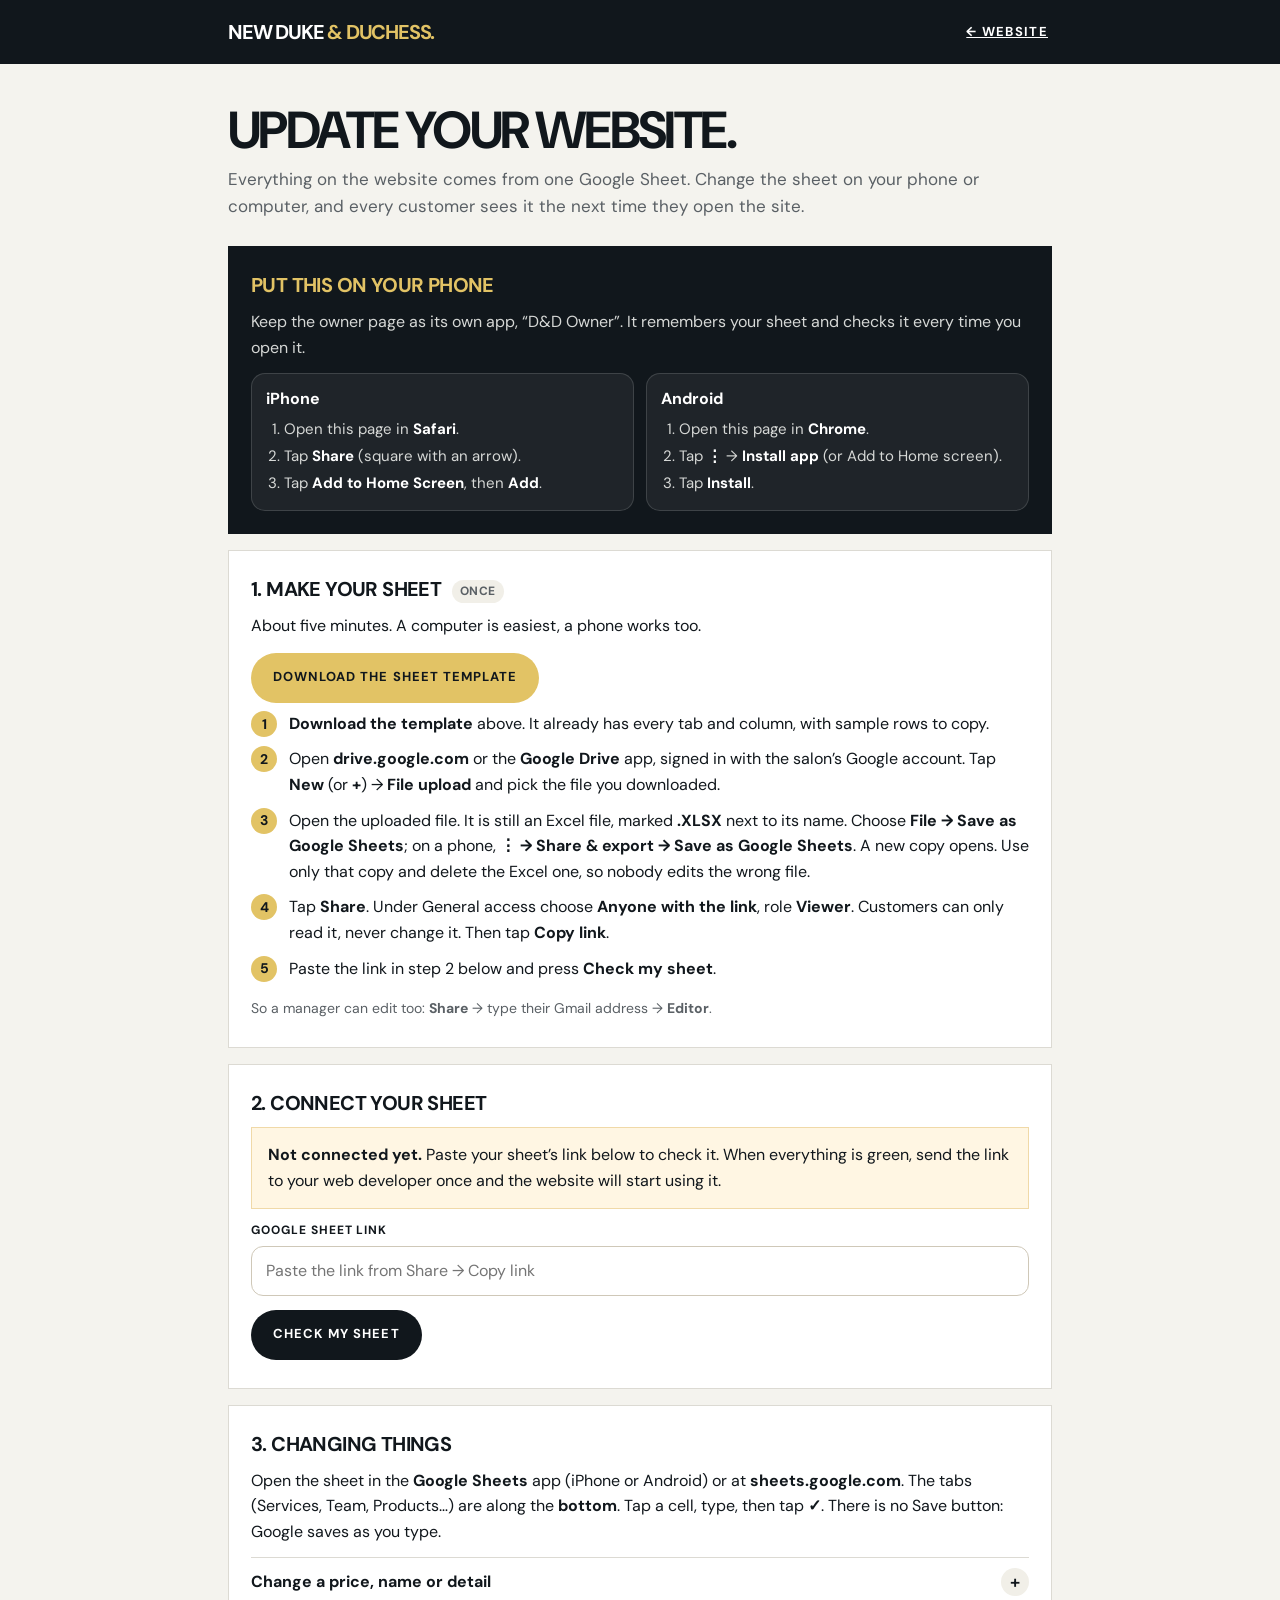
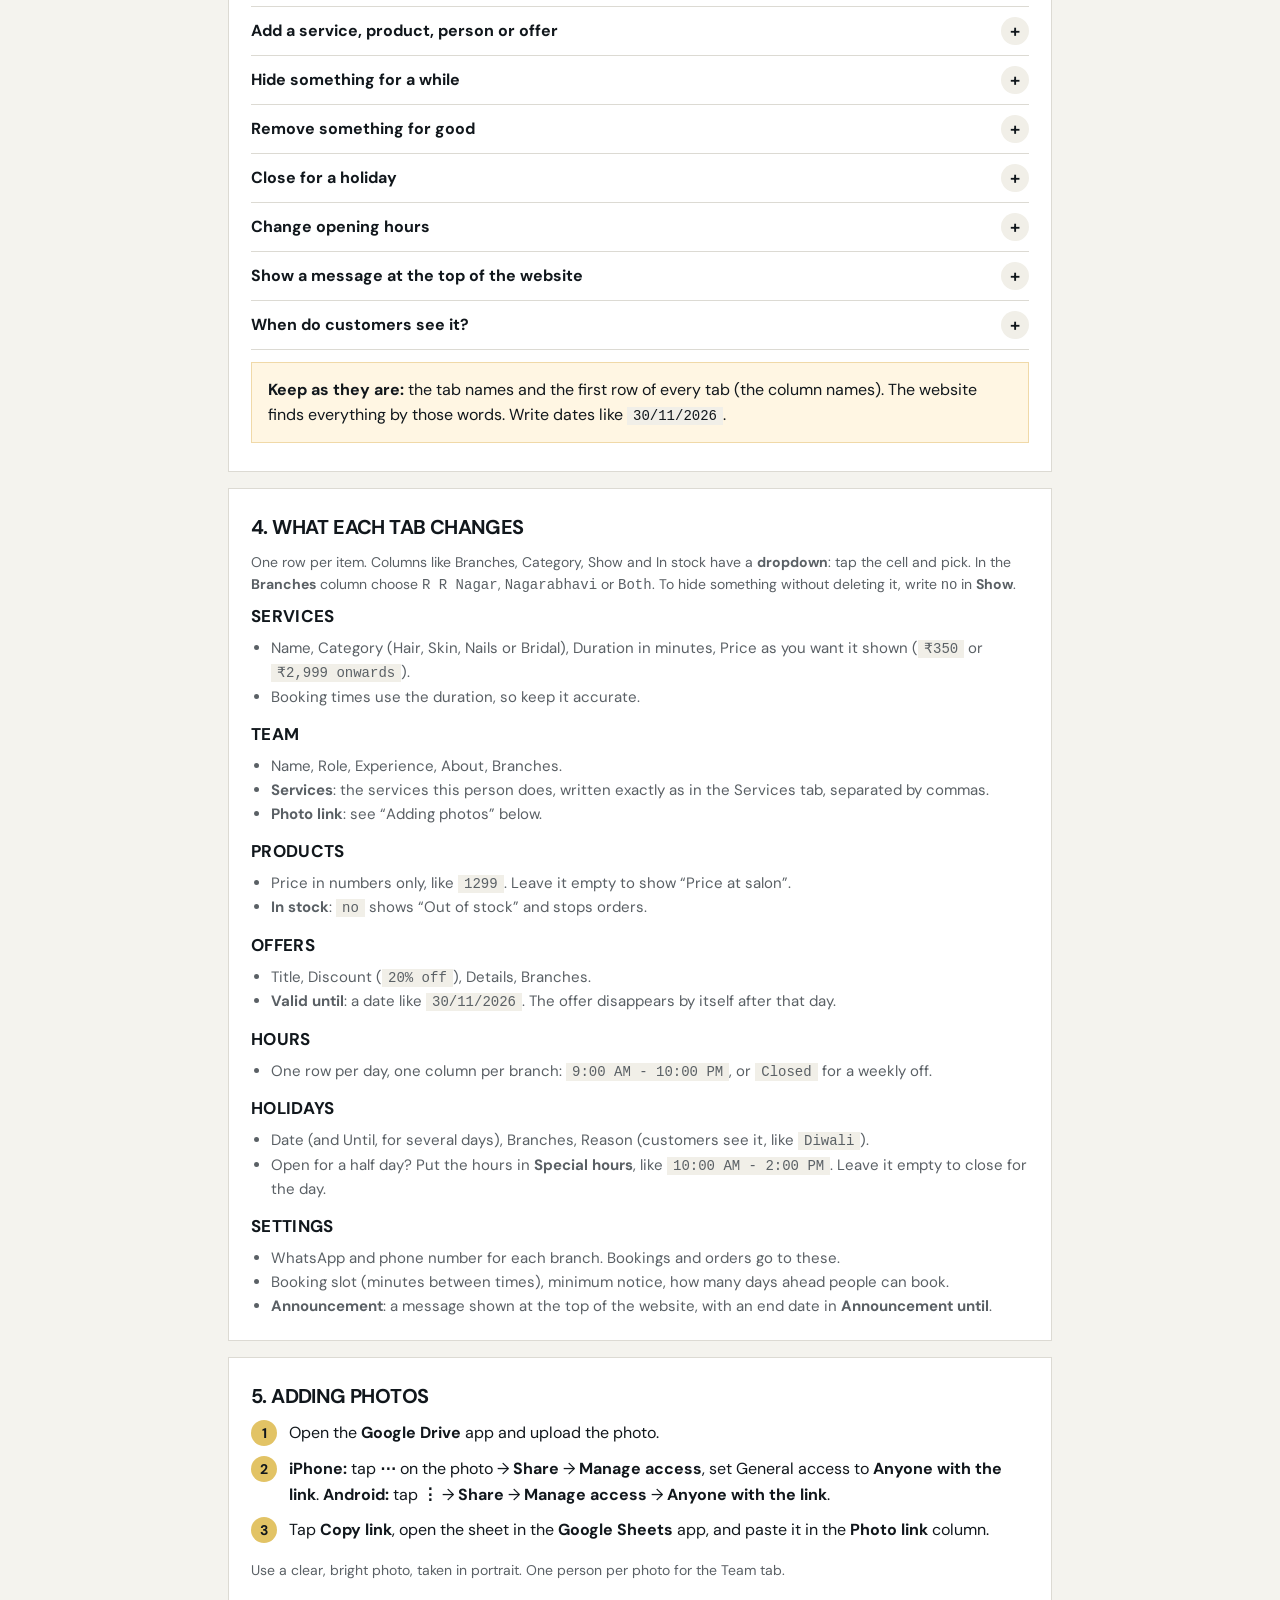
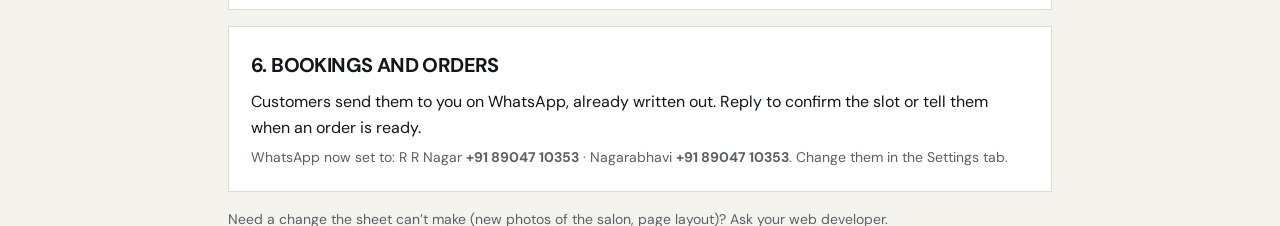
<file: studio.html>
<!doctype html><html lang="en"><head><meta charset="utf-8"><meta name="viewport" content="width=device-width, initial-scale=1, viewport-fit=cover"><meta name="theme-color" content="#11171c"><link rel="manifest" href="owner.webmanifest"><link rel="icon" type="image/png" sizes="48x48" href="icons/favicon-48.png"><link rel="apple-touch-icon" href="icons/owner-apple-touch.png"><meta name="apple-mobile-web-app-capable" content="yes"><meta name="mobile-web-app-capable" content="yes"><meta name="apple-mobile-web-app-title" content="D&amp;D Owner"><meta name="apple-mobile-web-app-status-bar-style" content="black"><title>For the owner | New Duke &amp; Duchess</title><meta name="robots" content="noindex"><link rel="preconnect" href="https://fonts.googleapis.com"><link href="https://fonts.googleapis.com/css2?family=DM+Sans:wght@400;500;600;700&display=swap" rel="stylesheet"><style>
:root{--ink:#11171c;--muted:#5a6065;--line:#dcdad3;--paper:#fff;--bg:#f4f3ee;--gold:#b98d25;--ok:#1f7a45;--bad:#9a413b}*{box-sizing:border-box}[hidden]{display:none!important}body{margin:0;background:var(--bg);color:var(--ink);font:16px/1.6 "DM Sans",sans-serif}a{color:inherit}button{font:inherit;cursor:pointer}
.wrap{max-width:860px;margin:auto;padding:0 18px}header{background:var(--ink);color:#fff}.head{display:flex;justify-content:space-between;align-items:center;min-height:64px;gap:16px}.brand{font-weight:700;text-transform:uppercase;letter-spacing:-.06em;font-size:20px;text-decoration:none}.brand span{color:#e2c365}.back{font-size:13px;text-transform:uppercase;letter-spacing:.1em;font-weight:700}
h1{font-size:clamp(34px,6vw,52px);line-height:1;letter-spacing:-.05em;text-transform:uppercase;margin:40px 0 10px}.lead{color:var(--muted);font-size:17px;margin:0 0 26px}
.card{background:var(--paper);border:1px solid var(--line);padding:22px;margin:0 0 16px}.card h2{font-size:20px;text-transform:uppercase;letter-spacing:-.03em;margin:0 0 8px}.card p{margin:6px 0}
.btn{display:inline-flex;align-items:center;justify-content:center;gap:8px;min-height:50px;padding:0 22px;border:0;background:var(--ink);color:#fff;font-weight:700;text-transform:uppercase;letter-spacing:.08em;font-size:13px;text-decoration:none}.btn.gold{background:#e2c365;color:var(--ink)}.btns{display:flex;flex-wrap:wrap;gap:10px;margin-top:14px}
.report{margin-top:16px;border-top:1px solid var(--line)}.row{display:flex;gap:12px;padding:12px 0;border-bottom:1px solid var(--line)}.row b{min-width:96px}.ok{color:var(--ok);font-weight:700}.bad{color:var(--bad);font-weight:700}.row ul{margin:6px 0 0;padding-left:18px;color:var(--bad);font-size:14px}
.tabs{display:grid;gap:12px}.tab h3{margin:0 0 4px;font-size:17px;text-transform:uppercase;letter-spacing:.02em}.tab ul{margin:6px 0 0;padding-left:20px;color:var(--muted);font-size:15px}.tab code{background:#f1efe8;padding:1px 6px;font-size:14px}
.steps{counter-reset:s;list-style:none;padding:0;margin:8px 0 0}.steps li{counter-increment:s;position:relative;padding:0 0 10px 38px}.steps li:before{content:counter(s);position:absolute;left:0;top:0;width:26px;height:26px;border-radius:50%;background:#e2c365;font-weight:700;font-size:14px;display:grid;place-items:center}
.muted{color:var(--muted);font-size:14px}.notice{background:#fff6e3;border:1px solid #f0d9a8;padding:14px 16px}
footer{padding:30px 0 50px;color:var(--muted);font-size:14px}
.linkform label{display:block;font-size:12px;font-weight:700;letter-spacing:.08em;text-transform:uppercase;margin:12px 0 6px}
.linkform input{width:100%;min-height:50px;border:1px solid #cfc8b8;border-radius:12px;padding:0 14px;font:inherit;font-size:16px;background:#fff}.linkform input:focus{outline:2px solid #e2c365;outline-offset:1px}
.btn{border-radius:999px;cursor:pointer}.btn:disabled{opacity:.5}
.status{margin:12px 0 0;font-weight:600}.status.good{color:var(--ok)}.status.bad{color:var(--bad)}
.row b{min-width:92px}
.golive{margin-top:14px;padding:16px;border-radius:14px;background:#f1f8f3;border:1px solid #bfe0c9}.golive p{margin:0 0 10px}.golive textarea{width:100%;min-height:88px;border:1px solid #cfe3d5;border-radius:10px;padding:10px;font:inherit;font-size:14px;background:#fff}
.branchtabs{display:flex;gap:8px;margin:12px 0 4px}.branchtabs button{min-height:44px;padding:0 18px;border-radius:999px;border:1px solid #cfc8b8;background:#fff;font-weight:700}.branchtabs button[aria-selected="true"]{background:var(--ink);color:#e2c365;border-color:var(--ink)}
.pv h3{font-size:14px;letter-spacing:.06em;text-transform:uppercase;margin:18px 0 6px}.pv ul{margin:0;padding-left:18px}.pv li{margin:3px 0}.pv .empty{color:var(--bad)}.pv .meta{color:var(--muted);font-size:14px}
@media(max-width:600px){.card{padding:18px}.btns .btn{flex:1 1 100%}.row{flex-direction:column;gap:4px}}
.back{display:inline-flex;align-items:center;min-height:44px;padding:0 4px}.golive textarea{font-size:16px}
.onefix{margin:14px 0 4px;padding:14px 16px;border-radius:14px;background:#fdf0ee;border:1px solid #efc9c3;color:var(--bad)}.onefix ol{margin:8px 0 0;padding-left:20px;color:var(--ink)}.onefix li{margin:4px 0}
.installown{background:#11171c;color:#fff;border-color:#11171c}.installown h2{color:#e2c365}.installown p{color:#d6d8d6}.installown b{color:#fff}.osteps{display:grid;grid-template-columns:1fr 1fr;gap:12px;margin-top:12px}.osteps>div{background:#ffffff0f;border:1px solid #ffffff24;border-radius:14px;padding:12px 14px}.osteps ol{margin:6px 0 0;padding-left:18px;color:#d6d8d6;font-size:15px}.osteps li{margin:3px 0}.osteps>div.mine{border-color:#e2c365;box-shadow:0 0 0 1px #e2c365}
.osteps.known>div:not(.mine){display:none}@media(max-width:600px){.osteps{grid-template-columns:1fr}}
*{-webkit-tap-highlight-color:transparent}.btn:active{transform:scale(.97)}@media(display-mode:standalone){html,body{overscroll-behavior-y:none}}header{padding-top:env(safe-area-inset-top)}

/* Sheet guides */
.once{display:inline-block;vertical-align:middle;margin-left:6px;padding:2px 8px;border-radius:999px;background:#f1efe8;color:var(--muted);font-size:12px;letter-spacing:.04em}
.howto{margin:12px 0;border-top:1px solid var(--line)}
.howto details{border-bottom:1px solid var(--line)}
.howto summary{list-style:none;cursor:pointer;min-height:48px;display:flex;align-items:center;justify-content:space-between;gap:12px;font-weight:700;font-size:16px}
.howto summary::-webkit-details-marker{display:none}
.howto summary:after{content:"+";flex:none;width:28px;height:28px;border-radius:50%;background:#f1efe8;display:grid;place-items:center;font-size:18px;font-weight:600}
.howto details[open] summary:after{content:"−";background:#e2c365}
.howto details p{margin:0 0 14px;color:var(--muted);font-size:15px}
.howto code,.notice code{background:#f1efe8;padding:1px 6px;font-size:14px}
</style></head><body>
<header><div class="wrap head"><a href="index.html" class="brand">new duke <span>&amp; duchess.</span></a><a class="back" href="index.html">← Website</a></div></header>
<main class="wrap">
<h1>Update your website.</h1>
<p class="lead">Everything on the website comes from one Google Sheet. Change the sheet on your phone or computer, and every customer sees it the next time they open the site.</p>

<section class="card installown" id="installCard"><h2>Put this on your phone</h2><p>Keep the owner page as its own app, “D&amp;D Owner”. It remembers your sheet and checks it every time you open it.</p><button type="button" class="btn gold" id="ownerInstall" hidden>Install D&amp;D Owner</button><div class="osteps"><div data-os="ios"><b>iPhone</b><ol><li>Open this page in <b>Safari</b>.</li><li>Tap <b>Share</b> (square with an arrow).</li><li>Tap <b>Add to Home Screen</b>, then <b>Add</b>.</li></ol></div><div data-os="android"><b>Android</b><ol><li>Open this page in <b>Chrome</b>.</li><li>Tap <b>⋮</b> → <b>Install app</b> (or Add to Home screen).</li><li>Tap <b>Install</b>.</li></ol></div></div></section><section class="card" id="setupCard"><h2>1. Make your sheet <span class="once">once</span></h2>
<p>About five minutes. A computer is easiest, a phone works too.</p>
<div class="btns"><a class="btn gold" href="Duke-Duchess-Website-Sheet.xlsx" download>Download the sheet template</a></div>
<ol class="steps">
<li><b>Download the template</b> above. It already has every tab and column, with sample rows to copy.</li>
<li>Open <b>drive.google.com</b> or the <b>Google Drive</b> app, signed in with the salon’s Google account. Tap <b>New</b> (or <b>+</b>) → <b>File upload</b> and pick the file you downloaded.</li>
<li>Open the uploaded file. It is still an Excel file, marked <b>.XLSX</b> next to its name. Choose <b>File → Save as Google Sheets</b>; on a phone, <b>⋮ → Share &amp; export → Save as Google Sheets</b>. A new copy opens. Use only that copy and delete the Excel one, so nobody edits the wrong file.</li>
<li>Tap <b>Share</b>. Under General access choose <b>Anyone with the link</b>, role <b>Viewer</b>. Customers can only read it, never change it. Then tap <b>Copy link</b>.</li>
<li>Paste the link in step 2 below and press <b>Check my sheet</b>.</li>
</ol>
<p class="muted">So a manager can edit too: <b>Share</b> → type their Gmail address → <b>Editor</b>.</p>
</section>
<section class="card"><h2>2. Connect your sheet</h2><div id="sheetState"></div><form class="linkform" id="linkForm"><label for="sheetLink">Google Sheet link</label><input id="sheetLink" type="url" inputmode="url" autocomplete="off" placeholder="Paste the link from Share → Copy link"><div class="btns"><button class="btn" id="checkBtn" type="submit">Check my sheet</button><a class="btn gold" id="openSheet" target="_blank" rel="noopener" hidden>Open the sheet ↗</a></div></form><p class="status" id="checkStatus" aria-live="polite"></p><div class="report" id="report" hidden></div><div class="golive" id="goLive" hidden></div></section><section class="card" id="previewCard" hidden><h2>What customers will see</h2><p class="muted">From the sheet you just checked. Tabs with a red mark show the built-in content instead.</p><div class="branchtabs" id="branchTabs" role="tablist"><button type="button" data-b="RR Nagar" aria-selected="true">R R Nagar</button><button type="button" data-b="Nagarabhavi" aria-selected="false">Nagarabhavi</button></div><div id="preview"></div></section>

<section class="card"><h2>3. Changing things</h2>
<p>Open the sheet in the <b>Google Sheets</b> app (iPhone or Android) or at <b>sheets.google.com</b>. The tabs (Services, Team, Products…) are along the <b>bottom</b>. Tap a cell, type, then tap <b>✓</b>. There is no Save button: Google saves as you type.</p>
<div class="howto">
<details><summary>Change a price, name or detail</summary><p>Go to the tab, tap the cell, type the new value, tap ✓.</p></details>
<details><summary>Add a service, product, person or offer</summary><p>Use the first empty row under the last one. Quickest: copy a similar row (long-press its row number → <b>Copy</b>), paste it into the empty row, then change what is different. Pick the branch in <b>Branches</b> and set <b>Show</b> to <code>yes</code>.</p></details>
<details><summary>Hide something for a while</summary><p>Set <b>Show</b> to <code>no</code>. It disappears from the website but stays in the sheet for later. For a product that has run out, set <b>In stock</b> to <code>no</code> instead. It stays visible as “Out of stock”.</p></details>
<details><summary>Remove something for good</summary><p>Long-press the row number on a phone, or right-click it on a computer → <b>Delete row</b>.</p></details>
<details><summary>Close for a holiday</summary><p><b>Holidays</b> tab → a new row: <b>Date</b>, <b>Branches</b>, <b>Reason</b>. Closed for several days? Put the last day in <b>Until</b>. Open for a few hours? Put them in <b>Special hours</b>.</p></details>
<details><summary>Change opening hours</summary><p><b>Hours</b> tab → the day’s row, the branch’s column. Write <code>Closed</code> for a weekly off.</p></details>
<details><summary>Show a message at the top of the website</summary><p><b>Settings</b> tab → <b>Announcement</b>. Put the last day in <b>Announcement until</b> and it goes away by itself.</p></details>
<details><summary>When do customers see it?</summary><p>Within a few minutes, the next time they open or refresh the website. Press <b>Check my sheet</b> above to see it first.</p></details>
</div>
<p class="notice"><b>Keep as they are:</b> the tab names and the first row of every tab (the column names). The website finds everything by those words. Write dates like <code>30/11/2026</code>.</p>
</section>
<section class="card"><h2>4. What each tab changes</h2><p class="muted">One row per item. Columns like Branches, Category, Show and In stock have a <b>dropdown</b>: tap the cell and pick. In the <b>Branches</b> column choose <code>R R Nagar</code>, <code>Nagarabhavi</code> or <code>Both</code>. To hide something without deleting it, write <code>no</code> in <b>Show</b>.</p>
<div class="tabs">
<div class="tab"><h3>Services</h3><ul><li>Name, Category (Hair, Skin, Nails or Bridal), Duration in minutes, Price as you want it shown (<code>₹350</code> or <code>₹2,999 onwards</code>).</li><li>Booking times use the duration, so keep it accurate.</li></ul></div>
<div class="tab"><h3>Team</h3><ul><li>Name, Role, Experience, About, Branches.</li><li><b>Services</b>: the services this person does, written exactly as in the Services tab, separated by commas.</li><li><b>Photo link</b>: see “Adding photos” below.</li></ul></div>
<div class="tab"><h3>Products</h3><ul><li>Price in numbers only, like <code>1299</code>. Leave it empty to show “Price at salon”.</li><li><b>In stock</b>: <code>no</code> shows “Out of stock” and stops orders.</li></ul></div>
<div class="tab"><h3>Offers</h3><ul><li>Title, Discount (<code>20% off</code>), Details, Branches.</li><li><b>Valid until</b>: a date like <code>30/11/2026</code>. The offer disappears by itself after that day.</li></ul></div>
<div class="tab"><h3>Hours</h3><ul><li>One row per day, one column per branch: <code>9:00 AM - 10:00 PM</code>, or <code>Closed</code> for a weekly off.</li></ul></div>
<div class="tab"><h3>Holidays</h3><ul><li>Date (and Until, for several days), Branches, Reason (customers see it, like <code>Diwali</code>).</li><li>Open for a half day? Put the hours in <b>Special hours</b>, like <code>10:00 AM - 2:00 PM</code>. Leave it empty to close for the day.</li></ul></div>
<div class="tab"><h3>Settings</h3><ul><li>WhatsApp and phone number for each branch. Bookings and orders go to these.</li><li>Booking slot (minutes between times), minimum notice, how many days ahead people can book.</li><li><b>Announcement</b>: a message shown at the top of the website, with an end date in <b>Announcement until</b>.</li></ul></div>
</div></section>

<section class="card"><h2>5. Adding photos</h2><ol class="steps"><li>Open the <b>Google Drive</b> app and upload the photo.</li><li><b>iPhone:</b> tap <b>⋯</b> on the photo → <b>Share</b> → <b>Manage access</b>, set General access to <b>Anyone with the link</b>. <b>Android:</b> tap <b>⋮</b> → <b>Share</b> → <b>Manage access</b> → <b>Anyone with the link</b>.</li><li>Tap <b>Copy link</b>, open the sheet in the <b>Google Sheets</b> app, and paste it in the <b>Photo link</b> column.</li></ol><p class="muted">Use a clear, bright photo, taken in portrait. One person per photo for the Team tab.</p></section>

<section class="card"><h2>6. Bookings and orders</h2><p>Customers send them to you on WhatsApp, already written out. Reply to confirm the slot or tell them when an order is ready.</p><div id="numbers" class="muted"></div></section>
</main>
<footer class="wrap">Need a change the sheet can’t make (new photos of the salon, page layout)? Ask your web developer.</footer>
<script src="catalog.js"></script><script src="studio.js"></script></body></html>
</file>
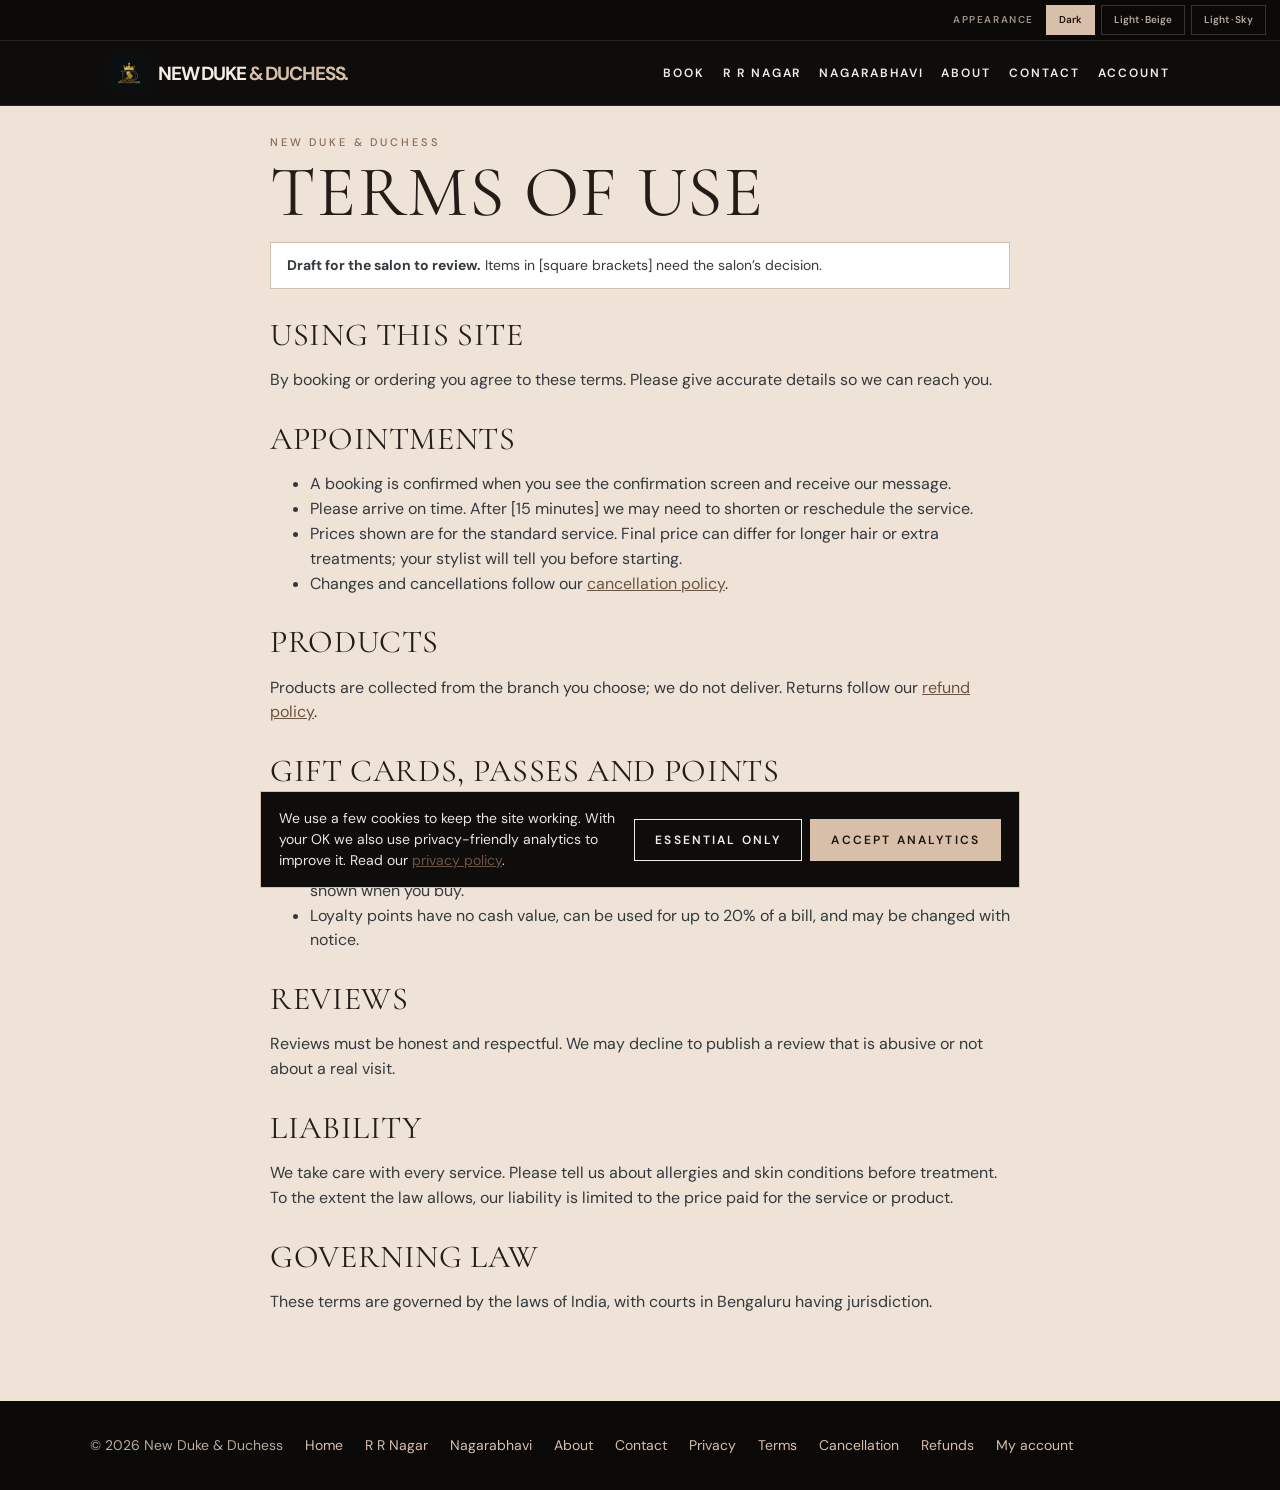
<file: terms.html>
<!doctype html>
<html lang="en"><head><meta charset="utf-8"><meta name="viewport" content="width=device-width, initial-scale=1, viewport-fit=cover">
<meta name="theme-color" content="#0F0D0C"><link rel="manifest" href="manifest.webmanifest"><link rel="icon" type="image/png" sizes="48x48" href="icons/favicon-48.png"><link rel="apple-touch-icon" href="icons/apple-touch-icon.png">
<title>Terms of use | New Duke &amp; Duchess</title><meta name="description" content="The terms for booking, ordering and using the New Duke &amp; Duchess website."><link rel="canonical" href="https://dhanud72.github.io/duke-duchess-demo/terms.html">
<meta property="og:type" content="website"><meta property="og:title" content="Terms of use | New Duke &amp; Duchess"><meta property="og:description" content="The terms for booking, ordering and using the New Duke &amp; Duchess website."><meta property="og:url" content="https://dhanud72.github.io/duke-duchess-demo/terms.html"><meta property="og:image" content="https://dhanud72.github.io/duke-duchess-demo/assets/og-image.jpg">
<link rel="preconnect" href="https://fonts.googleapis.com"><link rel="preconnect" href="https://fonts.gstatic.com" crossorigin>
<link href="https://fonts.googleapis.com/css2?family=DM+Sans:wght@400;500;600;700&family=Cormorant+Garamond:wght@400;500;600;700&display=swap" rel="stylesheet">
<script src="ndd-theme.js"></script><script>NDDTheme.writeNdd()</script></head><body class="nd-page"><header class="nd-head"><div class="in"><a class="brandmini" href="index.html"><img src="icons/icon-maskable-192.png" alt="" width="38" height="38"><b>new duke <span>&amp; duchess.</span></b></a><nav aria-label="Main"><a href="index.html#booking">Book</a><a href="rr-nagar.html">R R Nagar</a><a href="nagarabhavi.html">Nagarabhavi</a><a href="about.html">About</a><a href="contact.html">Contact</a><a href="account.html">Account</a></nav></div></header><main class="nd-wrap narrow"><div class="nd-eyebrow">New Duke &amp; Duchess</div><h1>Terms of use</h1><div class="nd-prose">
<p class="draft"><b>Draft for the salon to review.</b> Items in [square brackets] need the salon’s decision.</p>
<h2>Using this site</h2><p>By booking or ordering you agree to these terms. Please give accurate details so we can reach you.</p>
<h2>Appointments</h2><ul><li>A booking is confirmed when you see the confirmation screen and receive our message.</li><li>Please arrive on time. After [15 minutes] we may need to shorten or reschedule the service.</li><li>Prices shown are for the standard service. Final price can differ for longer hair or extra treatments; your stylist will tell you before starting.</li><li>Changes and cancellations follow our <a href="cancellation.html">cancellation policy</a>.</li></ul>
<h2>Products</h2><p>Products are collected from the branch you choose; we do not deliver. Returns follow our <a href="refund.html">refund policy</a>.</p>
<h2>Gift cards, passes and points</h2><ul><li>Gift cards are redeemable against services and products at both branches and cannot be exchanged for cash. [Salon to set expiry.]</li><li>Passes are personal, tied to the mobile number that bought them, and valid for the period shown when you buy.</li><li>Loyalty points have no cash value, can be used for up to 20% of a bill, and may be changed with notice.</li></ul>
<h2>Reviews</h2><p>Reviews must be honest and respectful. We may decline to publish a review that is abusive or not about a real visit.</p>
<h2>Liability</h2><p>We take care with every service. Please tell us about allergies and skin conditions before treatment. To the extent the law allows, our liability is limited to the price paid for the service or product.</p>
<h2>Governing law</h2><p>These terms are governed by the laws of India, with courts in Bengaluru having jurisdiction.</p></div></main><footer class="nd-foot"><div class="in"><span>© 2026 New Duke &amp; Duchess</span><a href="index.html">Home</a><a href="rr-nagar.html">R R Nagar</a><a href="nagarabhavi.html">Nagarabhavi</a><a href="about.html">About</a><a href="contact.html">Contact</a><a href="privacy.html">Privacy</a><a href="terms.html">Terms</a><a href="cancellation.html">Cancellation</a><a href="refund.html">Refunds</a><a href="account.html">My account</a></div></footer><script src="catalog.js"></script><script src="demo-api.js"></script><script src="ndd-ui.js"></script></body></html>
</file>
<file: ndd-dark.css>
/* Styles for the demo-platform features: dialogs, carousel, reviews, passes, consent, account/branch/policy pages. */
:root{--nd-ink:#2B1D16;--nd-muted:#6B5A4E;--nd-line:#D6E4F0;--nd-gold:#B5493A;--nd-gold-d:#9A3B2C;--nd-dark:#2B1D16;--nd-ok:#1f7a45;--nd-bad:#9a413b}
.nd-page .toast{position:fixed;left:50%;bottom:28px;transform:translate(-50%,20px);opacity:0;pointer-events:none;background:#11171c;color:#fff;padding:13px 22px;border-radius:999px;font-size:14px;z-index:60;max-width:calc(100vw - 32px);text-align:center;transition:.3s;box-shadow:0 0 0 1px #e2c365,0 10px 30px #0007}
.nd-page .toast.show{opacity:1;transform:translate(-50%,0)}

/* Buttons */
.nd-btn{display:inline-flex;align-items:center;justify-content:center;gap:8px;min-height:46px;padding:0 20px;border-radius:999px;border:1px solid var(--nd-ink);background:#fff;color:var(--nd-ink);font:700 13px "DM Sans",sans-serif;letter-spacing:.05em;text-transform:uppercase;cursor:pointer;text-decoration:none;transition:transform .12s,background .2s}
.nd-btn:active{transform:scale(.97)}.nd-btn.gold{background:var(--nd-gold);border-color:var(--nd-gold);color:#fff}.nd-btn.gold:hover{background:#9A3B2C;border-color:#9A3B2C}.nd-btn:disabled{opacity:.5;cursor:default}
.nd-btn.danger{border-color:var(--nd-bad);color:var(--nd-bad)}

/* Dialogs */
.nd-dialog{border:0;padding:0;width:min(480px,calc(100vw - 24px));max-height:calc(100dvh - 24px);border-radius:24px;overflow:auto;color:var(--nd-ink);background:#fffdf7;box-shadow:0 0 0 1px #e2c36566,0 30px 80px #000a;font-family:"DM Sans",sans-serif}
.nd-dialog.wide{width:min(760px,calc(100vw - 24px))}
.nd-dialog::backdrop{background:#0b0f11b8}
.nd-body{padding:30px 26px 26px}.nd-body h2{font:700 26px/1.05 "DM Sans",sans-serif;text-transform:uppercase;letter-spacing:-.05em;margin:0 0 6px}
.nd-x{position:absolute;top:10px;right:12px;width:40px;height:40px;border-radius:50%;border:0;background:#fff;font-size:24px;box-shadow:0 2px 10px #0003;cursor:pointer;z-index:2}
.nd-sub{color:var(--nd-muted);font-size:14px;line-height:1.55;margin:4px 0 14px}
.nd-demo{background:#fff6e3;border:1px solid #f0d9a8;border-radius:14px;padding:10px 14px;font-size:12.5px;line-height:1.5;margin:0 0 14px}
.nd-tabs{display:flex;gap:6px;margin:0 0 14px;border-bottom:1px solid var(--nd-line)}
.nd-tabs button{flex:1;border:0;background:none;padding:12px 4px;font:700 12px "DM Sans",sans-serif;letter-spacing:.08em;text-transform:uppercase;color:#9a9286;border-bottom:3px solid transparent;cursor:pointer;min-height:44px}
.nd-tabs button[aria-selected="true"]{color:var(--nd-ink);border-color:var(--nd-ink)}
.nd-form{display:grid;gap:12px}.nd-form[hidden]{display:none}
.nd-form label{display:grid;gap:5px;font-size:12px;font-weight:700;letter-spacing:.06em;text-transform:uppercase}
.nd-form input,.nd-form select,.nd-form textarea,.nd-promo input{font:inherit;font-size:16px;font-weight:400;letter-spacing:0;text-transform:none;min-height:48px;border:1px solid #d8d0bf;border-radius:14px;padding:0 14px;background:#fff;color:var(--nd-ink);width:100%}
.nd-form textarea{padding:12px 14px;min-height:96px}
.nd-form input:focus,.nd-form select:focus,.nd-form textarea:focus,.nd-promo input:focus{outline:none;box-shadow:0 0 0 2px #e2c365}
.nd-opt{font-weight:400;text-transform:none;letter-spacing:0;color:#8a7e76}
.nd-row{display:grid;grid-template-columns:1fr 1fr;gap:12px}
.nd-err{color:var(--nd-bad);font-size:13px;margin:0;min-height:0}.nd-err:empty{display:none}
.nd-ok{width:58px;height:58px;border-radius:50%;background:#E6EBD9;color:var(--nd-ok);display:grid;place-items:center;font-size:30px;margin:0 0 12px}
.nd-dl{margin:10px 0 14px;display:grid;gap:0;border:1px solid var(--nd-line);border-radius:16px;overflow:hidden;background:#fff}
.nd-dl>div{display:flex;justify-content:space-between;gap:14px;padding:11px 14px;border-bottom:1px solid #efe9db;font-size:14px}.nd-dl>div:last-child{border:0}.nd-dl dt{color:var(--nd-muted)}.nd-dl dd{margin:0;font-weight:600;text-align:right}
.nd-actions{display:flex;flex-wrap:wrap;gap:10px}.nd-actions .nd-btn{flex:1 1 auto}
.nd-code{font:700 15px ui-monospace,Consolas,monospace;letter-spacing:.08em;background:#f5f0e0;padding:2px 8px;border-radius:8px}.nd-code.big{font-size:22px;text-align:center;padding:14px;display:block;margin:8px 0}
.nd-chips{display:flex;flex-wrap:wrap;gap:8px}.nd-chips button{min-height:44px;padding:0 16px;border-radius:999px;border:1px solid #d8d0bf;background:#fff;font:700 14px "DM Sans",sans-serif;cursor:pointer}.nd-chips button[aria-pressed="true"]{background:#B5493A;color:#fff;border-color:#B5493A}
.nd-stars{display:flex;gap:4px}.nd-stars button{border:0;background:none;font-size:34px;color:#d8d0bf;cursor:pointer;padding:0 2px;min-width:44px;min-height:44px}.nd-stars button.on{color:#d1a937}

/* Extra booking/checkout fields */
.nd-extra{display:grid;gap:12px;margin-top:14px}
.nd-promo{display:flex;gap:8px}.nd-promo .nd-btn{flex:none;min-height:48px}
.nd-check{display:flex;gap:10px;align-items:center;font-size:14px;line-height:1.4;padding:10px 14px;border:1px solid var(--nd-line);border-radius:14px;background:#fffdf6}.nd-check input{width:20px;height:20px;accent-color:#11171c;flex:none}.nd-check small{color:var(--nd-muted)}
.nd-pay{border:1px solid var(--nd-line);border-radius:14px;padding:10px 14px;margin:0;display:grid;gap:8px;background:#fff}.nd-pay legend{font-size:11px;font-weight:700;letter-spacing:.1em;text-transform:uppercase;padding:0 6px}.nd-pay label{display:flex;gap:10px;align-items:center;font-size:14px;min-height:36px}.nd-pay input{width:18px;height:18px;accent-color:#11171c}
.nd-quote{background:linear-gradient(90deg,#fff8e4,#fdf3d6);box-shadow:inset 0 0 0 1px #e2c36566;border-radius:16px;padding:12px 16px;font-size:14px}.nd-quote:empty{display:none}
.nd-quote>div{display:flex;justify-content:space-between;padding:3px 0}.nd-quote .tot{border-top:1px solid #e2c36599;margin-top:6px;padding-top:8px;font-weight:700;font-size:16px}.nd-quote p{margin:6px 0 0}.nd-msg{font-size:12.5px;color:var(--nd-muted)}
#checkB .nd-extra{margin:12px 0}

/* Account button */
header.nav .bag.acct{width:auto;min-width:50px;padding:0 14px;display:inline-flex;gap:8px;align-items:center;justify-content:center}header.nav .acctname{font-size:13px;font-weight:700;letter-spacing:.04em;text-transform:uppercase}
header.nav .bag.acct.on{border-color:#e2c365;color:#e2c365}
@media(max-width:700px){header.nav .acctname{display:none}header.nav .bag.acct{width:42px;min-width:0;padding:0}}

/* Carousel */
.nd-carousel{background:#FBF4EA;padding:18px 0}
.nd-track{display:flex;gap:12px;overflow-x:auto;scroll-snap-type:x mandatory;scrollbar-width:none;padding:2px}.nd-track::-webkit-scrollbar{display:none}
.nd-slide{flex:0 0 min(100%,980px);scroll-snap-align:start;position:relative;min-height:240px;border-radius:24px;overflow:hidden;background:#11171c var(--img) center/cover;display:flex;align-items:flex-end;box-shadow:0 0 0 1px #e2c36559}
.nd-slide:before{content:"";position:absolute;inset:0;background:linear-gradient(90deg,#0b1111f0 0%,#0b1111a8 55%,#0b111133 100%)}
.nd-slide>div{position:relative;padding:26px 28px;color:#fff;max-width:560px}.nd-slide small{color:#e2c365;font-size:11px;font-weight:700;letter-spacing:.14em;text-transform:uppercase}.nd-slide h3{font:700 clamp(22px,3vw,32px)/1.1 "DM Sans",sans-serif;letter-spacing:-.04em;margin:8px 0 16px}
.nd-slide .btn{background:#B5493A;border-color:#B5493A;color:#fff}
.nd-dots{display:flex;justify-content:center;gap:8px;margin-top:12px}.nd-dots button{width:9px;height:9px;border-radius:50%;border:0;background:#2B1D1633;padding:0;cursor:pointer;position:relative}.nd-dots button:before{content:"";position:absolute;inset:-12px}.nd-dots button.on{background:#B5493A;width:24px;border-radius:5px}
@media(max-width:700px){.nd-slide{flex-basis:88%;min-height:200px}.nd-slide>div{padding:20px}}

/* Reviews, passes */
.nd-reviews{display:grid;grid-template-columns:repeat(auto-fill,minmax(260px,1fr));gap:14px;margin-bottom:16px}
.nd-rev,.nd-card{background:#fff;color:var(--nd-ink);border-radius:24px;padding:22px;box-shadow:0 0 0 1px #e2c36540,0 18px 40px #0006;display:flex;flex-direction:column;gap:8px}
.nd-rev .st{color:#d1a937;font-size:18px;letter-spacing:2px}.nd-rev p{margin:0;line-height:1.55}.nd-rev small{color:var(--nd-muted);margin-top:auto}
.nd-grid3{display:grid;grid-template-columns:repeat(auto-fit,minmax(250px,1fr));gap:14px}
.nd-card small{color:var(--nd-gold-d);font-size:11px;font-weight:700;letter-spacing:.12em;text-transform:uppercase}.nd-card h3{font:700 22px/1.1 "DM Sans",sans-serif;text-transform:uppercase;letter-spacing:-.04em;margin:0}.nd-card p{margin:0;color:var(--nd-muted);line-height:1.55;font-size:14px}
.nd-card .btn,.nd-card .nd-btn{margin-top:auto;align-self:flex-start}
.nd-priceline{display:flex;align-items:baseline;gap:10px}.nd-priceline b{font-size:24px}.nd-priceline span{color:var(--nd-muted);font-size:13px}
.nd-giftcard{background:linear-gradient(150deg,#9A3B2C,#C65D4A);color:#fff}.nd-giftcard h3,.nd-giftcard p{color:#fff}.nd-giftcard small{color:#FBE3A8}.nd-giftcard p{color:#FCEBDD}
@media(max-width:700px){.nd-grid3{display:grid!important;grid-auto-flow:column;grid-template-columns:none!important;grid-auto-columns:82%;overflow-x:auto;scroll-snap-type:x mandatory;scrollbar-width:none}.nd-grid3>*{scroll-snap-align:start}.nd-grid3::-webkit-scrollbar{display:none}.nd-reviews{grid-template-columns:1fr}}
.nd-revform{margin-top:6px}
#reviews .nd-revform .btn,#plans .btn{background:#B5493A;border-color:#B5493A;color:#fff}
#plans .nd-card .btn{background:#B5493A;border-color:#B5493A;color:#fff}

/* FAQ */
.nd-faq{display:grid;gap:10px;max-width:860px}
.nd-faq details{background:#fff;border:1px solid var(--nd-line);border-radius:18px;padding:0 20px}.nd-faq details[open]{box-shadow:0 0 0 1px #e2c36566}
.nd-faq summary{cursor:pointer;list-style:none;font-weight:700;padding:18px 28px 18px 0;position:relative;min-height:44px;font-size:16px}.nd-faq summary::-webkit-details-marker{display:none}
.nd-faq summary:after{content:"+";position:absolute;right:0;top:14px;font-size:24px;color:var(--nd-gold-d);font-weight:400}.nd-faq details[open] summary:after{content:"–"}
.nd-faq p{margin:0 0 18px;color:var(--nd-muted);line-height:1.65}

/* Map */
.nd-map{margin:10px 0 4px}.nd-map iframe{width:100%;height:230px;border:0;border-radius:16px}.nd-map .mapbtn{min-height:42px;font-size:12px}

/* Consent */
.nd-consent{position:fixed;left:12px;right:12px;bottom:12px;z-index:70;max-width:760px;margin:auto;background:#11171c;color:#e8e6df;border-radius:20px;padding:16px 18px;display:flex;gap:16px;align-items:center;flex-wrap:wrap;box-shadow:0 0 0 1px #e2c365,0 20px 50px #000a;font:14px/1.5 "DM Sans",sans-serif}
.nd-consent p{margin:0;flex:1 1 280px}.nd-consent a{color:#e2c365;text-decoration:underline}.nd-consent div{display:flex;gap:8px;flex-wrap:wrap}.nd-consent .nd-btn{min-height:42px;font-size:12px;border-color:#ffffff4d;background:transparent;color:#fff}.nd-consent .nd-btn.gold{background:#CFE6F7;color:#2B1D16;border-color:#CFE6F7}
@media(max-width:700px){.nd-consent{bottom:calc(76px + env(safe-area-inset-bottom))}}

/* ── Standalone pages (account, branch pages, policies) ── */
body.nd-page{margin:0;background:#FBF4EA;color:var(--nd-ink);font-family:"DM Sans",sans-serif;line-height:1.55}
.nd-page *{box-sizing:border-box}.nd-page [hidden]{display:none!important}
.nd-head{background:#2B1D16;border-bottom:1px solid #C99A2E66;position:sticky;top:0;z-index:20}
.nd-head .in{max-width:1100px;margin:auto;padding:0 20px;min-height:64px;display:flex;align-items:center;justify-content:space-between;gap:14px}
.nd-head a{color:#fff;text-decoration:none}.nd-head .brandmini{display:flex;align-items:center;gap:10px;font:700 19px "DM Sans",sans-serif;letter-spacing:-.06em;text-transform:uppercase}.nd-head .brandmini span{color:#F0C46A}.nd-head .brandmini img{width:38px;height:38px;border-radius:9px}
.nd-head nav{display:flex;gap:18px;align-items:center;font-size:13px;font-weight:600;letter-spacing:.04em;text-transform:uppercase;flex-wrap:wrap}.nd-head nav a:hover{color:#F0C46A}
.nd-wrap{max-width:1100px;margin:auto;padding:28px 20px 70px}
.nd-wrap.narrow{max-width:780px}
.nd-page h1{font:700 clamp(32px,5vw,54px)/1 "DM Sans",sans-serif;letter-spacing:-.06em;text-transform:uppercase;margin:6px 0 12px}
.nd-page h2{font:700 24px/1.1 "DM Sans",sans-serif;letter-spacing:-.04em;text-transform:uppercase;margin:34px 0 12px}
.nd-eyebrow{color:var(--nd-gold-d);font-size:12px;font-weight:700;letter-spacing:.16em;text-transform:uppercase}
.nd-panel{background:#fff;border:1px solid var(--nd-line);border-radius:24px;padding:22px;margin:0 0 16px;box-shadow:0 8px 30px #e2c36518}
.nd-panel h3{margin:0 0 6px;font-size:18px}
.nd-list{display:grid;gap:10px}
.nd-item{display:flex;gap:14px;justify-content:space-between;align-items:flex-start;flex-wrap:wrap;padding:14px 16px;border:1px solid var(--nd-line);border-radius:16px;background:#fffdf7}
.nd-item b{display:block}.nd-item small{color:var(--nd-muted)}
.nd-tag{display:inline-block;font-size:11px;font-weight:700;letter-spacing:.08em;text-transform:uppercase;padding:3px 10px;border-radius:999px;background:#eee8d6}
.nd-tag.booked,.nd-tag.new,.nd-tag.ready{background:#E6EBD9;color:#4a5b32}.nd-tag.completed,.nd-tag.collected{background:#e8f5ec;color:var(--nd-ok)}.nd-tag.cancelled,.nd-tag.noshow{background:#fdecea;color:var(--nd-bad)}.nd-tag.packed,.nd-tag.pending{background:#fff3d6;color:#8a6618}
.nd-tabs.page{border-bottom:1px solid var(--nd-line);overflow-x:auto;margin:18px 0}.nd-tabs.page button{flex:none;padding:12px 18px}
.nd-foot{background:#231812;color:#aab5b8;padding:34px 20px calc(34px + env(safe-area-inset-bottom));font-size:14px}.nd-foot .in{max-width:1100px;margin:auto;display:flex;gap:10px 22px;flex-wrap:wrap}.nd-foot a{color:#e2c365;text-decoration:none}.nd-foot a:hover{text-decoration:underline}
.nd-hero{display:grid;grid-template-columns:1.1fr 1fr;gap:0;background:#A23F2E;color:#fff;border-radius:28px;overflow:hidden;margin:0 0 24px}
.nd-hero>div{padding:34px 30px;display:flex;flex-direction:column;gap:12px;justify-content:center}.nd-hero img{width:100%;height:100%;min-height:300px;object-fit:cover;display:block}.nd-hero p{color:#FCEBDD;margin:0}.nd-hero .nd-eyebrow{color:#FBE3A8}
.nd-hero .nd-actions{margin-top:8px}.nd-hero .nd-btn{background:transparent;color:#fff;border-color:#ffffff66}.nd-hero .nd-btn.gold{background:#CFE6F7;color:#2B1D16;border-color:#CFE6F7}
@media(max-width:760px){.nd-hero{grid-template-columns:1fr}.nd-hero img{order:-1;min-height:220px;max-height:280px}}
.nd-two{display:grid;grid-template-columns:1fr 1fr;gap:16px}@media(max-width:760px){.nd-two{grid-template-columns:1fr}}
.nd-svc{display:flex;justify-content:space-between;gap:12px;padding:12px 0;border-bottom:1px solid #efe9db}.nd-svc:last-child{border:0}.nd-svc b{font-weight:600}.nd-svc small{color:var(--nd-muted);display:block}.nd-svc .p{font-weight:700;white-space:nowrap}
.nd-hours{display:grid;grid-template-columns:auto 1fr;gap:4px 18px;font-size:15px}.nd-hours span:nth-child(odd){color:var(--nd-muted)}
.nd-gallery{display:grid;grid-template-columns:repeat(auto-fill,minmax(220px,1fr));gap:10px}.nd-gallery img{width:100%;aspect-ratio:4/5;object-fit:cover;border-radius:18px;display:block}
.nd-team{display:grid;grid-template-columns:repeat(auto-fill,minmax(200px,1fr));gap:12px}.nd-team .m{text-align:center;background:#fff;border:1px solid var(--nd-line);border-radius:20px;padding:16px}.nd-team img{width:84px;height:84px;border-radius:50%;object-fit:cover}
.nd-prose{max-width:760px}.nd-prose h2{font-size:20px;margin:28px 0 8px}.nd-prose p,.nd-prose li{color:#33393d}.nd-prose .draft{background:#fff6e3;border:1px solid #f0d9a8;border-radius:14px;padding:12px 16px;font-size:14px}
.nd-prose table{border-collapse:collapse;width:100%;font-size:14px;margin:10px 0}.nd-prose th,.nd-prose td{border:1px solid var(--nd-line);padding:9px 12px;text-align:left}
@media (prefers-reduced-motion:reduce){*{scroll-behavior:auto!important}}

/* Phones: the Instagram icon moves to the footer so the account + bag buttons fit on screen */
@media(max-width:560px){header.nav .insta{display:none!important}header.nav .bag.acct{width:42px}}

/* ── LUXE theme (editorial black + nude) for dialogs, branch pages, account, admin, policies ── */
:root{--nd-ink:#241C17;--nd-muted:#6E5F54;--nd-line:#CDB9A8;--nd-gold:#8A6A4F;--nd-gold-d:#6E5440;--nd-dark:#0F0D0C;--nd-serif:"Cormorant Garamond","Playfair Display",Georgia,serif;--nd-nude:#D8BFA9;--nd-card:#F8F1EA}
body.nd-page{background:#EFE3D8;color:#241C17}
.nd-page h1,.nd-page h2,.nd-dialog h2,.nd-card h3,.nd-panel h3{font-family:var(--nd-serif);font-weight:400;text-transform:uppercase;letter-spacing:.02em;color:#241C17}
.nd-page h1{font-size:clamp(40px,6vw,72px);line-height:.98}.nd-page h2{font-size:32px}.nd-dialog h2{font-size:30px}.nd-panel h3,.nd-card h3{font-size:22px;letter-spacing:.04em}
.nd-eyebrow{letter-spacing:.26em;font-size:11px;font-weight:500;color:#8A6A4F}
.nd-btn{border-radius:0;letter-spacing:.18em;font-weight:600;font-size:11px;border:1px solid #14110F;background:transparent;color:#14110F;text-transform:uppercase}
.nd-btn:hover{background:#14110F;color:#E6D5C7}
.nd-btn.gold,#reviews .nd-revform .btn,#plans .btn,#plans .nd-card .btn{background:#14110F;border:1px solid #14110F;color:#E6D5C7;box-shadow:none}
.nd-btn.gold:hover{background:#3A2F28;border-color:#3A2F28;color:#F5EDE4;filter:none}
.nd-btn.danger{color:#9A3B2C;border-color:#9A3B2C;background:transparent}.nd-btn.danger:hover{background:#9A3B2C;color:#fff}
.nd-dialog{border-radius:0;background:#F3EAE1;border:0;box-shadow:0 30px 90px rgba(0,0,0,.6);backdrop-filter:none;-webkit-backdrop-filter:none;color:#241C17}
.nd-dialog::backdrop{background:rgba(10,9,8,.72);backdrop-filter:none;-webkit-backdrop-filter:none}
.nd-x{border-radius:0;box-shadow:none;border:1px solid #CDB9A8;background:#fff}
.nd-form label{letter-spacing:.14em;font-size:11px}
.nd-form input,.nd-form select,.nd-form textarea,.nd-promo input{border-radius:0;background:#fff;border:1px solid #D3C0AF;color:#241C17}
.nd-form input:focus,.nd-form select:focus,.nd-form textarea:focus,.nd-promo input:focus{box-shadow:0 0 0 2px #14110F}
.nd-demo{background:#fff;border:1px solid #D3C0AF;border-radius:0;color:#4D4037}
.nd-tabs button{letter-spacing:.14em}.nd-tabs button[aria-selected="true"]{border-color:#14110F;color:#14110F}
.nd-chips button,.nd-check,.nd-pay,.nd-quote{border-radius:0;background:#fff;border-color:#D3C0AF}
.nd-chips button{border-radius:0}
.nd-chips button[aria-pressed="true"]{background:#14110F;color:#E6D5C7;border-color:#14110F}
.nd-quote{box-shadow:none;border:1px solid #D3C0AF}.nd-quote .tot{border-top-color:#CDB9A8}
.nd-ok{background:#14110F;color:#D8BFA9;border-radius:0}
.nd-stars button.on{color:#8A6A4F}
.nd-carousel{background:#0F0D0C}.nd-dots button{background:#3A322D}.nd-dots button.on{background:#D8BFA9}
.nd-slide{border-radius:0}.nd-slide .btn{background:#D8BFA9;color:#1A1410;border:1px solid #D8BFA9}
.nd-rev,.nd-card,.nd-panel,.nd-item,.nd-dl,.nd-team .m,.ad-kpi{background:#F8F1EA;backdrop-filter:none;-webkit-backdrop-filter:none;border:1px solid #D3C0AF;border-radius:0;box-shadow:none;color:#241C17}
.nd-faq details{background:#F8F1EA;border:1px solid #D3C0AF;border-radius:0;color:#241C17}
.nd-giftcard{background:#14110F!important;border-color:#14110F!important}.nd-giftcard small{color:#D8BFA9}.nd-giftcard p,.nd-giftcard h3{color:#F5EDE4}
.nd-head{background:#0F0D0C;backdrop-filter:none;-webkit-backdrop-filter:none;border-bottom:1px solid #2A2420}
.nd-head a,.nd-head .brandmini{color:#F5EDE4}.nd-head .brandmini span{color:#D8BFA9}.nd-head nav a{letter-spacing:.16em;font-size:12px}.nd-head nav a:hover{color:#D8BFA9}
.nd-head .brandmini img{border-radius:0}
.nd-foot{background:#0A0908;color:#B9AA9C}.nd-foot a{color:#D8BFA9}
.nd-hero{position:relative;display:flex;align-items:center;min-height:480px;background:#0F0D0C;border-radius:0;overflow:hidden;color:#F5EDE4;border:0;grid-template-columns:none}
.nd-hero:before{content:"";position:absolute;inset:0;z-index:1;background:linear-gradient(90deg,rgba(15,13,12,.93) 0%,rgba(15,13,12,.7) 42%,rgba(15,13,12,.05) 80%)}
.nd-hero img{position:absolute;inset:0;width:100%;height:100%;min-height:0;object-fit:cover;z-index:0}
.nd-hero>div{position:relative;z-index:2;max-width:580px;margin:40px 36px;padding:0;background:none;backdrop-filter:none;-webkit-backdrop-filter:none;border:0;border-radius:0;box-shadow:none}
.nd-hero h1{color:#F5EDE4;font-size:clamp(36px,5vw,60px)}.nd-hero p{color:#D9CFC4}.nd-hero .nd-eyebrow{color:#D8BFA9}.nd-hero #status{color:#D8BFA9!important}
.nd-hero .nd-btn{background:transparent;color:#F5EDE4;border:1px solid #F5EDE4}.nd-hero .nd-btn:hover{background:#F5EDE4;color:#0F0D0C}
.nd-hero .nd-btn.gold{background:#D8BFA9;color:#1A1410;border-color:#D8BFA9}.nd-hero .nd-btn.gold:hover{background:#F5EDE4}
@media(max-width:760px){.nd-hero{align-items:flex-end;min-height:560px}.nd-hero:before{background:linear-gradient(0deg,rgba(15,13,12,.96) 0%,rgba(15,13,12,.7) 55%,rgba(15,13,12,.1) 100%)}.nd-hero>div{margin:24px 20px}}
.nd-tag{border-radius:0;letter-spacing:.14em}
.nd-tag.booked,.nd-tag.new,.nd-tag.ready{background:#14110F;color:#D8BFA9}
.nd-tag.packed,.nd-tag.pending{background:#E6D5C7;color:#6E5440}
.nd-tag.completed,.nd-tag.collected{background:#E1EDE3;color:#1f6a3c}
.nd-tag.cancelled,.nd-tag.noshow{background:#F3DDD8;color:#9A3B2C}
.nd-code{background:#E6D5C7;border-radius:0;color:#241C17}
.nd-rev .st{color:#8A6A4F}
.nd-consent{background:#0F0D0C;border-radius:0;box-shadow:none;border:1px solid #D8BFA9;backdrop-filter:none;-webkit-backdrop-filter:none}.nd-consent a{color:#D8BFA9}
.nd-consent .nd-btn{background:transparent;color:#F5EDE4;border-color:#F5EDE4}.nd-consent .nd-btn.gold{background:#D8BFA9;color:#1A1410;border-color:#D8BFA9}
.nd-faq summary{font-family:var(--nd-serif);font-size:22px;color:#241C17}
.nd-svc .p{font-family:var(--nd-serif);font-size:22px}
.nd-gallery img,.nd-map iframe{border-radius:0}
.nd-prose .draft{background:#fff;border:1px solid #D3C0AF;border-radius:0}
.nd-prose th{background:#E6D5C7}
.nd-page .toast{background:#0F0D0C;color:#E6D5C7;border:1px solid #D8BFA9;border-radius:0}

/* phones: headings never clip; top bar on two tidy rows */
.nd-hero h1,.nd-page h1{overflow-wrap:anywhere}
@media(max-width:560px){
 .nd-hero h1{font-size:clamp(26px,8vw,40px)}.nd-page h1{font-size:clamp(30px,9vw,48px)}
 .nd-head .in{flex-wrap:wrap;row-gap:4px;padding-top:8px;padding-bottom:8px}
 .nd-head .brandmini b{font-size:15px;white-space:nowrap}
 .nd-head nav{gap:6px 16px;font-size:11px;width:100%}
}
@media(max-width:560px){.nd-hero h1{font-size:clamp(24px,7vw,38px)}}
.nd-page a:not(.nd-btn):not(.brandmini){color:#6E5440}.nd-page .nd-foot a,.nd-page .nd-head a{color:inherit}
.nd-foot a{color:#D8BFA9!important}.nd-head nav a,.nd-head .brandmini{color:#F5EDE4!important}

/* ── Shorter pages ── */
.nd-gallery{display:grid;grid-template-columns:repeat(5,1fr);gap:10px}
.nd-gallery img{width:100%;height:auto;aspect-ratio:3/4;object-fit:cover;display:block;border-radius:0}
.nd-page .nd-chips{margin:0 0 6px}
.nd-more,.nd-morebtn{margin-top:6px;align-self:flex-start}
.nd-faq .nd-faq-more{display:grid;gap:10px}
@media(max-width:760px){
 .nd-gallery{display:grid;grid-auto-flow:column;grid-template-columns:none;grid-auto-columns:64%;overflow-x:auto;scroll-snap-type:x mandatory;scrollbar-width:none;margin-right:-20px;padding-right:20px}
 .nd-gallery::-webkit-scrollbar{display:none}.nd-gallery img{scroll-snap-align:start;aspect-ratio:4/5}
 .nd-page h2{margin-top:26px}
}
@media(max-width:760px){.nd-team{display:grid;grid-auto-flow:column;grid-template-columns:none;grid-auto-columns:62%;overflow-x:auto;scroll-snap-type:x mandatory;scrollbar-width:none;margin-right:-20px;padding-right:20px}.nd-team::-webkit-scrollbar{display:none}.nd-team .m{scroll-snap-align:start}}
</file>
